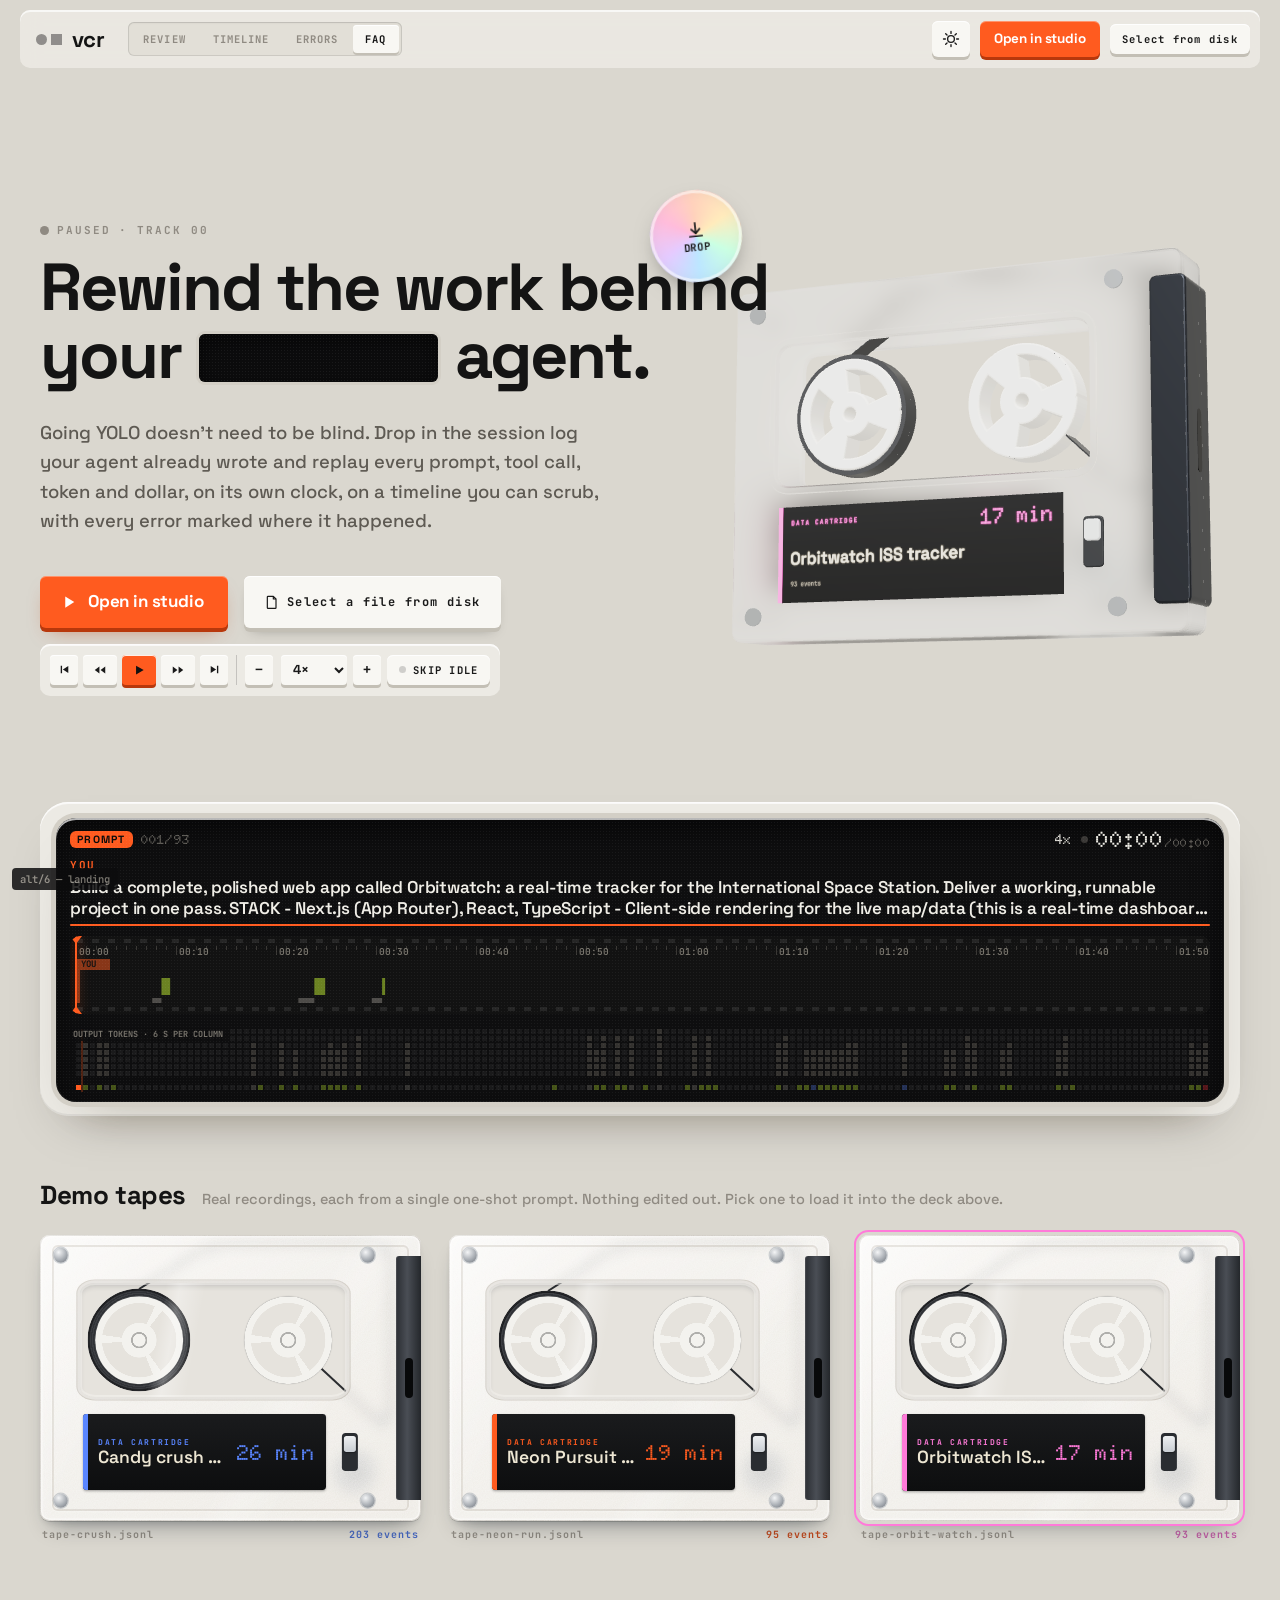
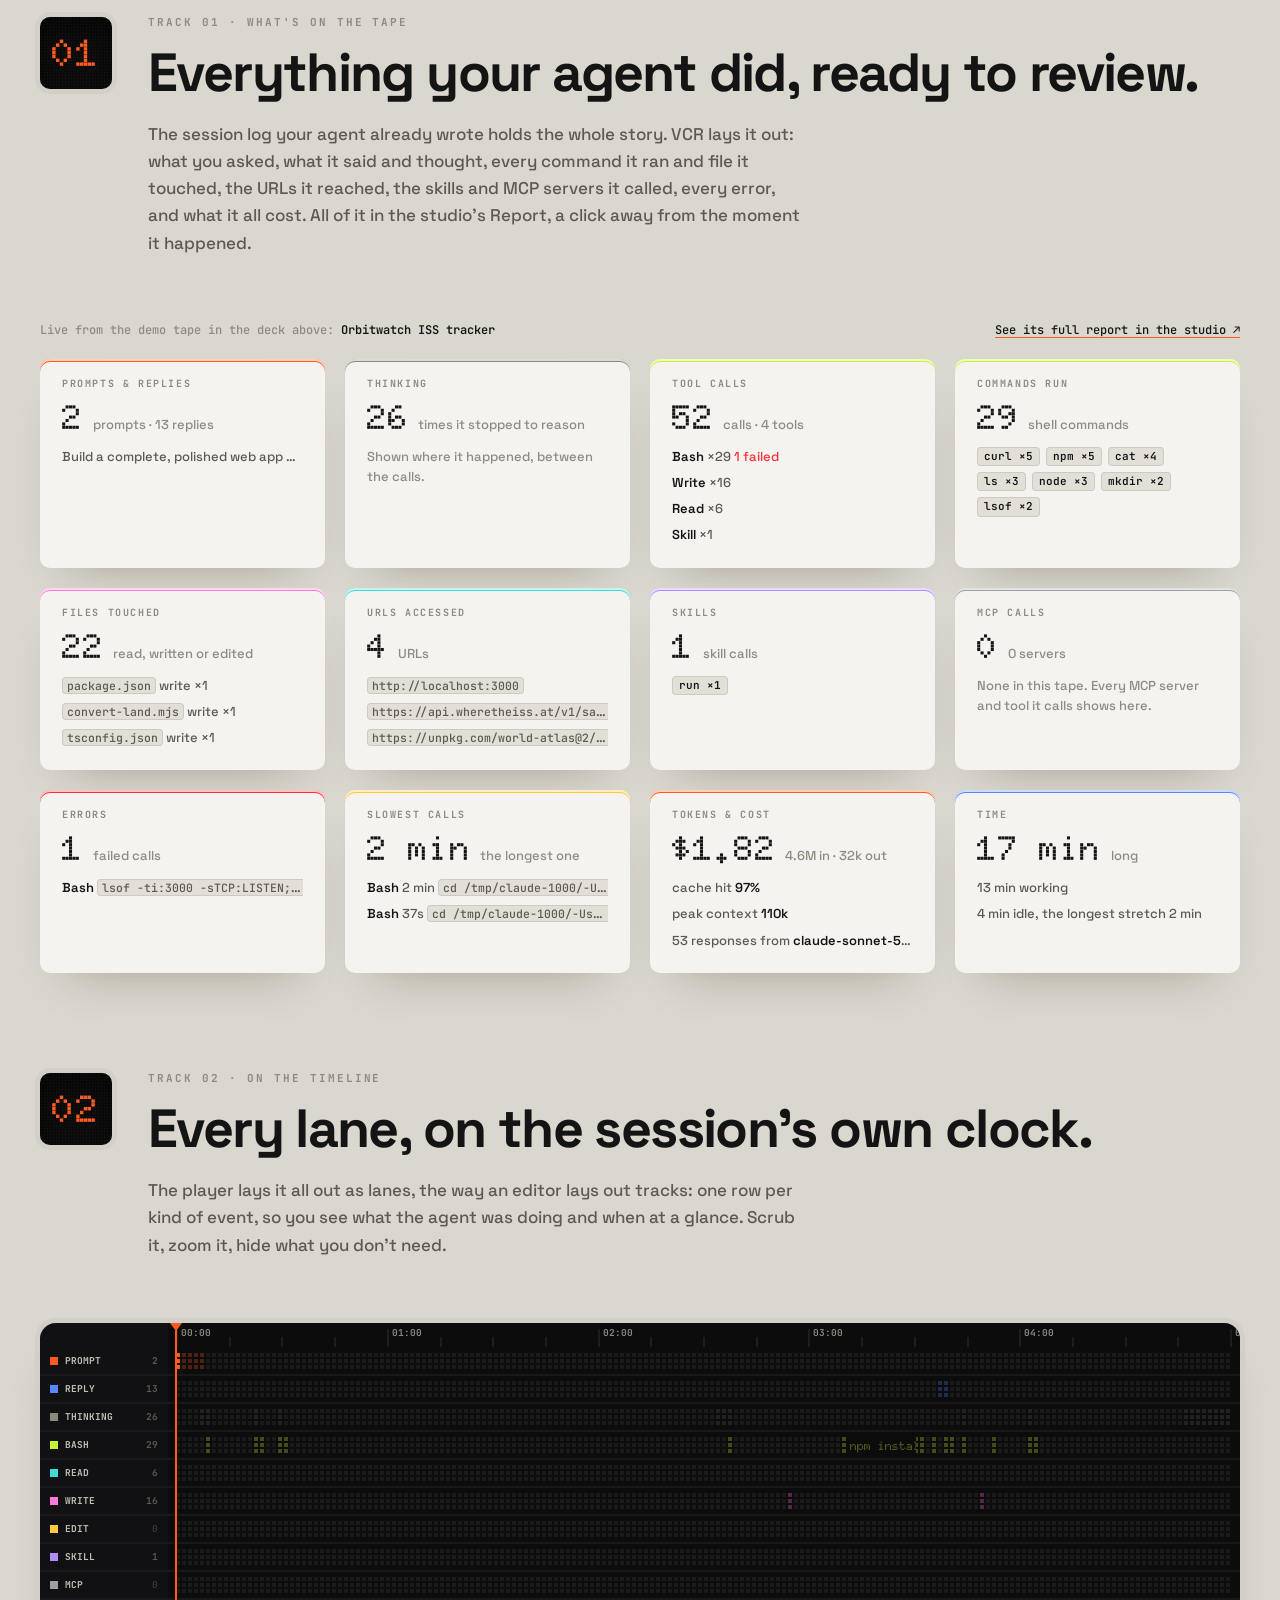
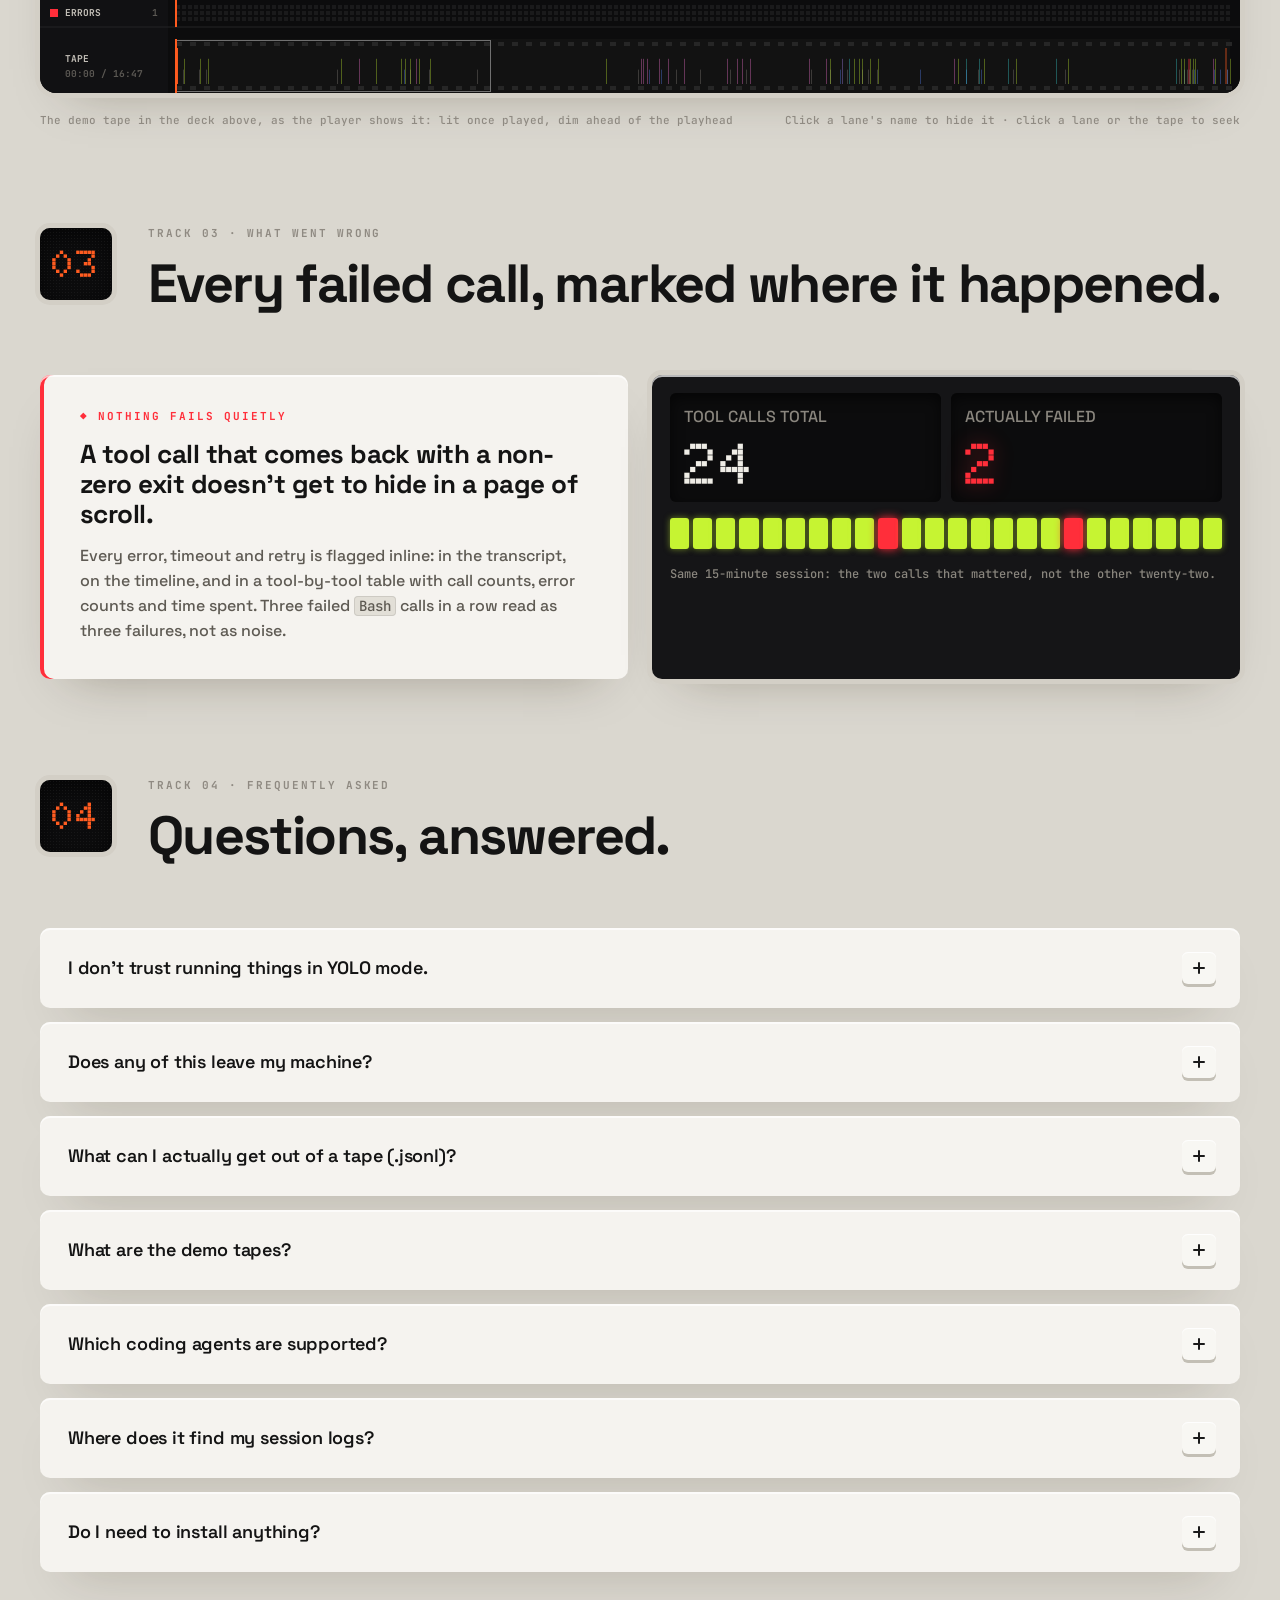
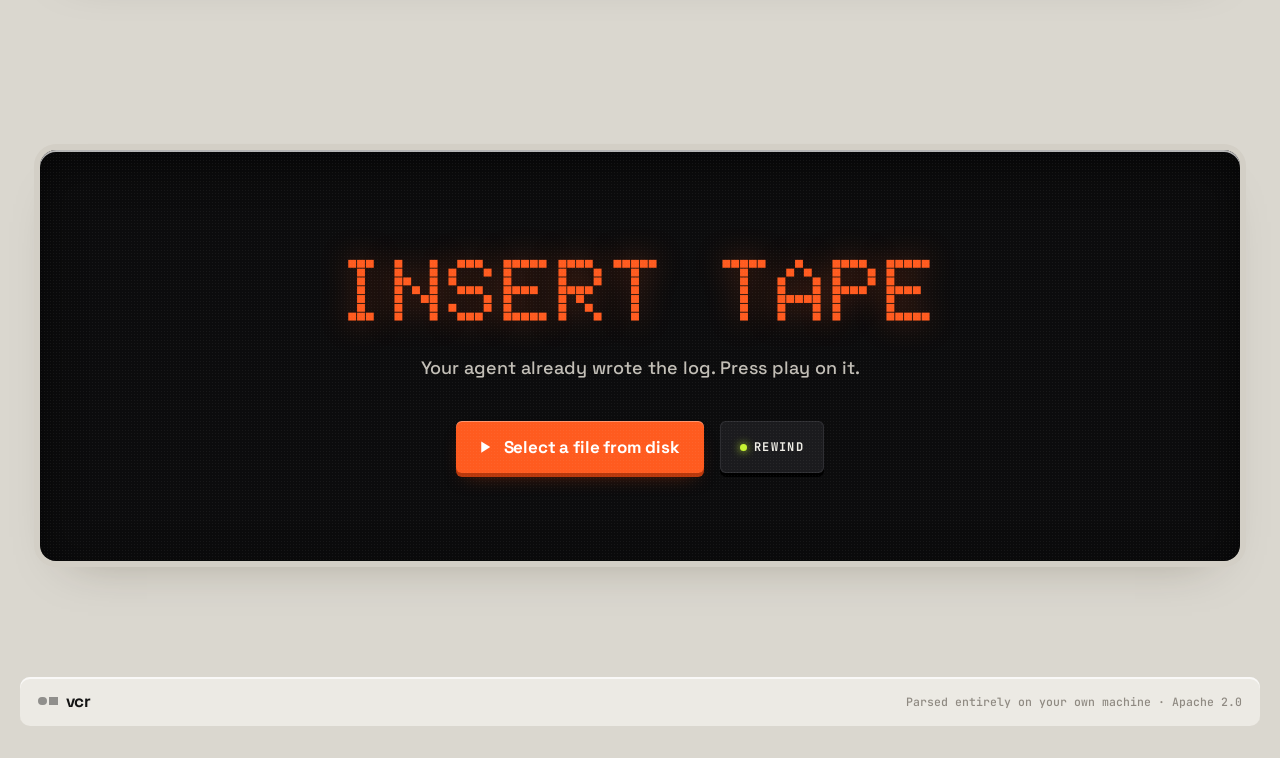
<file: index.html>
<!doctype html>
<html lang="en">
<head>
<meta charset="utf-8">
<meta name="viewport" content="width=device-width, initial-scale=1">
<meta name="color-scheme" content="light dark">
<title>VCR — Rewind the work</title>
<meta name="description" content="Drop in the session log your coding agent already wrote and replay every prompt, tool call, token and dollar on a timeline you can scrub.">
<link rel="preconnect" href="https://fonts.googleapis.com">
<link rel="preconnect" href="https://fonts.gstatic.com" crossorigin>
<link href="https://fonts.googleapis.com/css2?family=Doto:wght@700;900&family=JetBrains+Mono:wght@400;500;600;700&family=Space+Grotesk:wght@400;500;600;700&display=swap" rel="stylesheet">
<script>
  // Same key as the player, so the theme carries over when you open a tape.
  try { var th = localStorage.getItem('vcr-ds-theme'); if (th === 'dark' || th === 'light') document.documentElement.setAttribute('data-theme', th); } catch (e) {}
</script>
<link rel="stylesheet" href="landing.css">
<link rel="stylesheet" href="cartridge.css">
<link rel="stylesheet" href="shelf.css">
</head>
<body>

<!-- ───────────── Top bar ───────────── -->
<header class="bar" id="bar">
  <a class="brand" href="#top" aria-label="VCR home"><span class="mk" aria-hidden="true"><i class="sp"></i><i class="st"></i></span>vcr</a>
  <nav class="seg nav" aria-label="Sections">
    <a class="seg-btn" href="#review">Review</a>
    <a class="seg-btn" href="#timeline">Timeline</a>
    <a class="seg-btn" href="#errors">Errors</a>
    <a class="seg-btn" href="#faq">FAQ</a>
  </nav>
  <span class="grow"></span>
  <button class="mini-key theme-key" id="btnTheme" aria-label="Toggle theme" title="Toggle theme (T)">
    <svg class="i-sun" viewBox="0 0 24 24"><circle cx="12" cy="12" r="4.5"/><path d="M12 2v2.5M12 19.5V22M2 12h2.5M19.5 12H22M4.9 4.9l1.8 1.8M17.3 17.3l1.8 1.8M4.9 19.1l1.8-1.8M17.3 6.7l1.8-1.8"/></svg>
    <svg class="i-moon" viewBox="0 0 24 24"><path d="M20 14.5A8 8 0 0 1 9.5 4a8 8 0 1 0 10.5 10.5z"/></svg>
  </button>
  <a class="cta-key sm js-go-link" href="exp/deck-studio.html?demo=orbit-watch">Open in studio</a>
  <a class="tog-key" href="player.html" data-open-tape>Select from disk</a>
</header>

<main id="top">

  <!-- ───────────── Hero ───────────── -->
  <section class="hero">
    <div class="hero-copy">
      <!-- the tape's status, from the deck below (landing-deck.js) -->
      <p class="eyebrow hero-status" id="heroStatus" data-state="pause"><span class="rec-dot"></span><span id="heroState">PAUSED</span> · TRACK 00</p>
      <h1 class="hero-title">Rewind the work behind <br>your
        <span class="agent-slot" id="agentSlot" aria-live="polite" aria-label="CLAUDE CODE">
          <canvas class="agent-logo" id="agentLogo" aria-hidden="true"></canvas><span class="dot" id="agentName">CLAUDE CODE</span>
        </span>
        agent.
      </h1>
      <p class="lede">Going YOLO doesn't need to be blind. Drop in the session log your agent already wrote and replay every prompt, tool call, token and dollar, on its own clock, on a timeline you can scrub, with every error marked where it happened.</p>
      <div class="cta-row">
        <!-- always points at whatever tape is loaded right now — a demo, or one dropped in (cartridge.js keeps it current) -->
        <a class="cta-key js-go-link" id="go" href="exp/deck-studio.html?demo=orbit-watch">
          <svg viewBox="0 0 24 24"><path d="M7 4.5v15l12-7.5z"/></svg>Open in studio
        </a>
        <a class="tog-key big" href="player.html" data-open-tape>
          <svg viewBox="0 0 24 24" fill="none" stroke="currentColor" stroke-width="1.8" stroke-linejoin="round"><path d="M6 3.5h8l4 4v13a1 1 0 0 1-1 1H6a1 1 0 0 1-1-1v-16a1 1 0 0 1 1-1z"/><path d="M14 3.5v4h4"/></svg>Select a file from disk
        </a>
        <!-- the demo deck's transport and speed, small, beside the main action (cartridge.js finds them by id) -->
        <div class="cart-keys" role="group" aria-label="Play the demo tape">
      <div class="keys">
        <button class="pkey sm" id="startBtn" aria-label="Go to start" title="Go to start (Home)"><svg viewBox="0 0 24 24"><path d="M5 5h2.5v14H5zM19 5.5v13L9 12z"/></svg></button>
        <button class="pkey" id="rewBtn" aria-label="Previous event, hold to rewind" title="Tap: previous event · hold: rewind (←)"><svg viewBox="0 0 24 24"><path d="M11 6 3 12l8 6V6zm10 0-8 6 8 6V6z"/></svg></button>
        <button class="pkey play" id="playBtn" aria-label="Play" title="Play / pause (Space)">
          <svg class="i-play" viewBox="0 0 24 24"><path d="M7 4.5v15l13-7.5z"/></svg>
          <svg class="i-pause" viewBox="0 0 24 24"><path d="M6 4.5h4.5v15H6zM13.5 4.5H18v15h-4.5z"/></svg>
        </button>
        <button class="pkey" id="ffBtn" aria-label="Next event, hold to fast-forward" title="Tap: next event · hold: fast-forward (→)"><svg viewBox="0 0 24 24"><path d="M13 6l8 6-8 6V6zM3 6l8 6-8 6V6z"/></svg></button>
        <button class="pkey sm" id="endBtn" aria-label="Go to end" title="Go to end (End)"><svg viewBox="0 0 24 24"><path d="M16.5 5H19v14h-2.5zM5 5.5v13L15 12z"/></svg></button>
      </div>
      <span class="t-sep" aria-hidden="true"></span>
      <button class="pkey sm" id="speedDown" aria-label="Slower" title="Slower">−</button>
      <select class="speed-sel" id="speedSel" aria-label="Playback speed" title="Playback speed"></select>
      <button class="pkey sm" id="speedUp" aria-label="Faster" title="Faster">+</button>
      <button class="tog-key" id="skipBtn" aria-pressed="false" title="Jump over the silences while playing"><i class="led"></i>SKIP IDLE</button>
        </div>
      </div>
    </div>

    <!-- a demo tape in 3D: drag to turn it; the deck below plays it (cartridge.js) -->
    <figure class="cart-stage hero-cart" id="stage" data-demo="orbit-watch" data-keys="deck" data-fit="tight">
      <canvas id="cv" aria-label="A 3D data cartridge holding a demo session. Drag to turn it."></canvas>
      <p class="cart-hint">Drag to turn · double-click to face it</p>
      <p class="cart-fallback"><span>This browser can&rsquo;t draw 3D. <a href="player.html">Open the player</a> instead.</span></p>
      <!-- a foil sticker, like the ones on the cartridge itself: drop a tape anywhere on the page (landing.js).
           A badge at rest, tilting and catching a rainbow shine as the pointer crosses it (landing.js sets
           --holo-rx/ry/px/py/bx/by — the same pointer-tracked holo technique as poke-holo.simey.me's cards,
           simplified to no dependency). Hover or focus also stretches it into a card with a link out. -->
      <div class="holo-sticker" id="holoSticker" tabindex="0">
        <div class="holo-rotator">
          <span class="holo-badge" aria-hidden="true">
            <svg viewBox="0 0 24 24" fill="none" stroke="currentColor" stroke-width="2" stroke-linecap="round" stroke-linejoin="round"><path d="M12 3.5v12.5"/><path d="M7 11l5 5 5-5"/><path d="M4.5 19.5h15"/></svg>
            <b>DROP</b>
          </span>
          <span class="holo-shine" aria-hidden="true"></span>
          <span class="holo-glare" aria-hidden="true"></span>
        </div>
        <span class="holo-detail">
          <b>Drag &amp; drop a .jsonl tape</b>
          <span>anywhere on this page</span>
          <a class="holo-find" href="#faq-paths">Where do I find one? ↗</a>
        </span>
      </div>
    </figure>
  </section>

  <!-- the deck that plays the tape in the hero -->
  <section class="hero-deck" aria-label="Play the demo tape">
    <div class="deck">
      <div class="d5-screen" id="scr" data-kind="none" aria-live="off">
        <div class="d5-top"><span class="d5-kind" id="scrKind">NO TAPE</span><span class="d5-idx dot" id="scrIdx">---/---</span><span class="d5-gap"></span><span class="d5-state dot" id="scrState">❚❚</span></div>
        <div class="d5-clock dot"><span id="scrClock">00:00</span><span class="d5-total" id="scrTotal">/00:00</span></div>
        <div class="d5-main" id="scrMain"><div class="d5-title" id="scrTitle">—</div><div class="d5-body" id="scrBody"></div><div class="d5-run"><i id="scrRun"></i></div></div>
        <div class="d5-tapewrap">
          <canvas class="d5-tape" id="tape" role="slider" tabindex="0" aria-label="Tape. Drag it, or use the arrow keys" aria-valuemin="0" aria-valuemax="100"></canvas>
          <div class="d5-playhead" aria-hidden="true"></div>
        </div>
        <canvas class="d5-viz" id="viz" aria-label="Output tokens per 6 seconds. Hover a column for details."></canvas>
        <div class="d5-tip" id="vizTip" role="tooltip" hidden></div>
      </div>
      </div>
    </div>
  </section>

  <!-- demo tapes -->
  <div class="shelf-head">
    <h3 class="shelf-title">Demo tapes</h3>
    <p>Real recordings, each from a single one-shot prompt. Nothing edited out. Pick one to load it into the deck above.</p>
  </div>
  <!-- the demo tapes as small cartridges: one loads into the deck above (cartridge.js builds them) -->
  <div class="mshelf" id="picker" role="group" aria-label="Demo tapes: load one into the deck above"></div>

  <!-- ───────────── Track 01: what's on the tape ───────────── -->
  <section class="track" id="review">
    <header class="track-head">
      <span class="track-no dot">01</span>
      <div>
        <p class="eyebrow">TRACK 01 · WHAT'S ON THE TAPE</p>
        <h2>Everything your agent did, ready to review.</h2>
        <p class="sub">The session log your agent already wrote holds the whole story. VCR lays it out: what you asked, what it said and thought, every command it ran and file it touched, the URLs it reached, the skills and MCP servers it called, every error, and what it all cost. All of it in the studio's Report, a click away from the moment it happened.</p>
      </div>
    </header>
    <!-- live from the tape in the hero (landing-deck.js, alt/shared/tape-report.js) -->
    <p class="inv-note"><span>Live from the demo tape in the deck above: <b id="invTitle">…</b></span><a class="inv-link" id="invLink" href="exp/deck-studio.html?view=report">See its full report in the studio ↗</a></p>
    <div class="inv" id="inventory" aria-live="polite"></div>
  </section>

  <!-- ───────────── Track 02: on the timeline ───────────── -->
  <section class="track" id="timeline">
    <header class="track-head">
      <span class="track-no dot">02</span>
      <div>
        <p class="eyebrow">TRACK 02 · ON THE TIMELINE</p>
        <h2>Every lane, on the session's own clock.</h2>
        <p class="sub">The player lays it all out as lanes, the way an editor lays out tracks: one row per kind of event, so you see what the agent was doing and when at a glance. Scrub it, zoom it, hide what you don't need.</p>
      </div>
    </header>

    <!-- the player's lanes and its tape, following the tape in the hero (landing-deck.js) -->
    <figure class="lanes" id="lanes">
      <canvas id="lanesCv" role="slider" tabindex="0" aria-label="The demo session's lanes and tape. Click to seek." aria-valuemin="0" aria-valuemax="100"></canvas>
      <figcaption><span>The demo tape in the deck above, as the player shows it: lit once played, dim ahead of the playhead</span><span>Click a lane's name to hide it · click a lane or the tape to seek</span></figcaption>
    </figure>
  </section>

  <!-- ───────────── Track 03: errors ───────────── -->
  <section class="track" id="errors">
    <header class="track-head">
      <span class="track-no dot">03</span>
      <div>
        <p class="eyebrow">TRACK 03 · WHAT WENT WRONG</p>
        <h2>Every failed call, marked where it happened.</h2>
      </div>
    </header>

    <div class="err-grid">
      <article class="err-lead">
        <p class="eyebrow err">◆ NOTHING FAILS QUIETLY</p>
        <h3>A tool call that comes back with a non-zero exit doesn't get to hide in a page of scroll.</h3>
        <p>Every error, timeout and retry is flagged inline: in the transcript, on the timeline, and in a tool-by-tool table with call counts, error counts and time spent. Three failed <code>Bash</code> calls in a row read as three failures, not as noise.</p>
      </article>
      <div class="scope">
        <div class="scope-gauges">
          <div class="big-gauge"><span class="g-lab">TOOL CALLS TOTAL</span><span class="dot big-num">24</span></div>
          <div class="big-gauge err"><span class="g-lab">ACTUALLY FAILED</span><span class="dot big-num">2</span></div>
        </div>
        <div class="led-strip" id="ledStrip" aria-label="24 tool calls, 2 failed"></div>
        <p class="barnote">Same 15-minute session: the two calls that mattered, not the other twenty-two.</p>
      </div>
    </div>
  </section>

  <!-- ───────────── Track 04: FAQ ───────────── -->
  <section class="track" id="faq">
    <header class="track-head">
      <span class="track-no dot">04</span>
      <div>
        <p class="eyebrow">TRACK 04 · FREQUENTLY ASKED</p>
        <h2>Questions, answered.</h2>
      </div>
    </header>
    <div class="faq">
      <details>
        <summary>I don't trust running things in YOLO mode.<i class="pm" aria-hidden="true"></i></summary>
        <div class="ans">
          <p>Fair. Run the agent inside a <a href="https://docs.docker.com/ai/sandboxes/">Docker Sandbox</a> instead, an isolated environment that keeps YOLO's blast radius off your actual machine, so replaying the session afterwards isn't the only safety net.</p>
          <p>If you'd rather have a GUI on top of that than drive sandboxes from a terminal, <a href="http://useden.ai">den</a> is an ADE (Agentic Development Environment) built around exactly this: Docker Sandbox support with no command line required, and it can export a sandboxed session's log straight to VCR.</p>
        </div>
      </details>
      <details>
        <summary>Does any of this leave my machine?<i class="pm" aria-hidden="true"></i></summary>
        <div class="ans"><p>No. The <code>.jsonl</code> is read with the local File API and parsed in the page: no server, no build step, no upload. That holds whether you drop a tape on the deck or open one with <code>vcr replay</code> in a terminal.</p></div>
      </details>
      <details>
        <summary>What can I actually get out of a tape (.jsonl)?<i class="pm" aria-hidden="true"></i></summary>
        <div class="ans">
          <p>The whole session, not a summary of it. Every tape carries:</p>
          <ul class="ticks">
            <li>Wall-clock duration</li><li>Every prompt and response</li><li>Tool calls, with arguments and results</li>
            <li>Errors and timeouts, marked where they happened</li><li>Token counts: input, output, cache</li><li>Cost, in dollars</li>
            <li>URLs and endpoints it touched</li><li>Model and stop reason</li><li>Busiest tool</li>
          </ul>
          <p>If the session ran inside a Docker Sandbox on version 0.42 or later, the <code>.jsonl</code> also carries policy hits: the network and permission rules that fired during the run. A sandbox isn't required, though.</p>
        </div>
      </details>
      <details>
        <summary>What are the demo tapes?<i class="pm" aria-hidden="true"></i></summary>
        <div class="ans"><p>Five real recordings, not scripted demos. Each one started from a single one-shot prompt, copy-pasted into the agent and then left alone to build, test and (usually) get it running. Nothing has been edited out of the log afterwards.</p></div>
      </details>
      <details>
        <summary>Which coding agents are supported?<i class="pm" aria-hidden="true"></i></summary>
        <div class="ans"><p>Claude Code today. OpenAI Codex is experimental; Gemini CLI, Cursor, GitHub Copilot and Kiro are next. The session format each of them writes is public, so adding a reader for one is a parser, not a rewrite.</p></div>
      </details>
      <details id="faq-paths">
        <summary>Where does it find my session logs?<i class="pm" aria-hidden="true"></i></summary>
        <div class="ans">
          <p>It doesn't go looking. You hand it one. Claude Code writes each session as a <code>.jsonl</code> file under <code>~/.claude/projects/</code>, one subfolder per project, named for the session:</p>
          <ul class="os-paths">
            <li><b>macOS</b> <code>/Users/you/.claude/projects/</code></li>
            <li><b>Linux</b> <code>/home/you/.claude/projects/</code></li>
            <li><b>Windows</b> <code>C:\Users\you\.claude\projects\</code> (or paste <code>%USERPROFILE%\.claude\projects</code> into Explorer's address bar)</li>
          </ul>
          <p>Codex writes to the same <code>~/.codex/sessions/</code> spot on each OS.</p>
        </div>
      </details>
      <details>
        <summary>Do I need to install anything?<i class="pm" aria-hidden="true"></i></summary>
        <div class="ans"><p>Not to use the deck: that's just a browser tab. A CLI is also there if you'd rather stay in the terminal: <code>vcr ls</code>, <code>stats</code>, <code>replay</code> and <code>watch</code>.</p></div>
      </details>
    </div>
  </section>

  <!-- closing CTA -->
  <section class="outro">
    <div class="outro-screen">
      <p class="dot outro-big">INSERT TAPE</p>
      <p>Your agent already wrote the log. Press play on it.</p>
      <div class="cta-row center">
        <a class="cta-key" href="player.html" data-open-tape><svg viewBox="0 0 24 24"><path d="M7 4.5v15l12-7.5z"/></svg>Select a file from disk</a>
        <a class="tog-key big" href="#top"><i class="led on"></i>REWIND</a>
      </div>
    </div>
  </section>
</main>

<footer class="foot">
  <a class="brand" href="#top" aria-label="VCR home"><span class="mk" aria-hidden="true"><i class="sp"></i><i class="st"></i></span>vcr</a>
  <span class="grow"></span>
  <span class="dim">Parsed entirely on your own machine · Apache 2.0</span>
</footer>

<div class="alt-tag" aria-hidden="true">alt/6 — landing</div>
<div class="toast dot" id="toast" role="status"></div>
<!-- the hero's transport controls dock here once it scrolls out of view (landing.js) -->
<div class="bottom-bar" id="bottomBar"></div>
<!-- shown full-screen while dragging a file over the page (landing.js) -->
<div class="drop-overlay" id="dropOverlay" aria-hidden="true">
  <div class="drop-frame">
    <svg viewBox="0 0 24 24" class="drop-icon"><path d="M12 3v13.5"/><path d="M6 12l6 6 6-6"/><path d="M4 20.5h16"/></svg>
    <b>Drop it anywhere</b>
    <span>Your .jsonl tape loads straight into the deck above</span>
  </div>
</div>

<script src="vendor/three.min.js"></script>
<script src="landing.js"></script>
<script src="shared/parse-tape.js"></script>
<script src="shared/demo-tapes.js"></script>
<script src="shared/tape-report.js"></script>
<script src="cart3d.js"></script>
<script src="cartridge.js"></script>
<script src="landing-deck.js"></script>
</body>
</html>
</file>
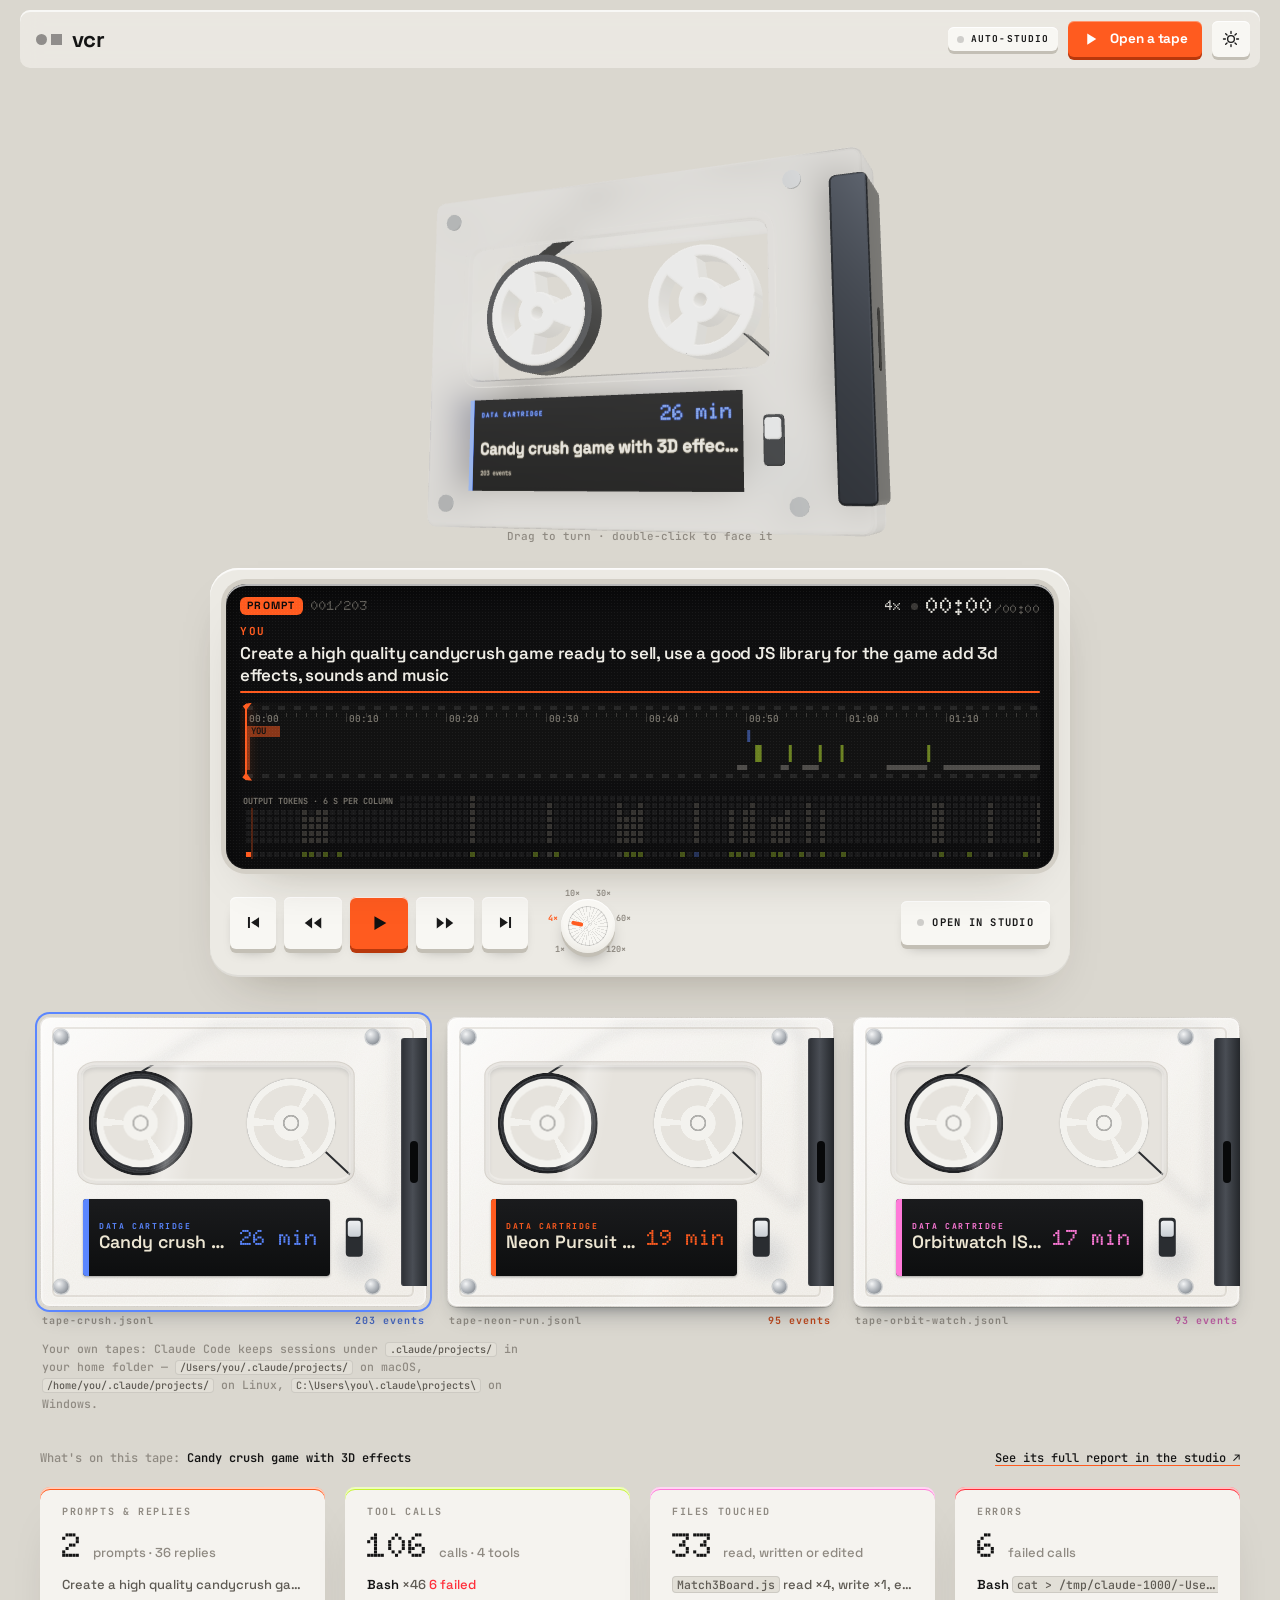
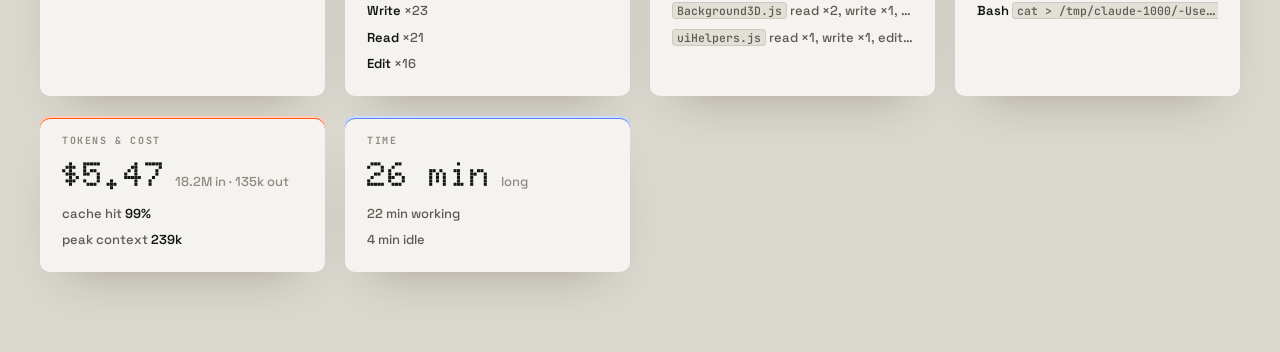
<file: player.html>
<!doctype html>
<html lang="en">
<head>
<meta charset="utf-8">
<meta name="viewport" content="width=device-width, initial-scale=1">
<meta name="color-scheme" content="light dark">
<title>VCR — Play a tape</title>
<meta name="description" content="Drop in the session log your coding agent already wrote and watch it play back as a data cartridge.">
<link rel="preconnect" href="https://fonts.googleapis.com">
<link rel="preconnect" href="https://fonts.gstatic.com" crossorigin>
<link href="https://fonts.googleapis.com/css2?family=Doto:wght@700;900&family=JetBrains+Mono:wght@400;500;600;700&family=Space+Grotesk:wght@400;500;600;700&display=swap" rel="stylesheet">
<script>
  // Same key as the studio, so the theme carries over when you open a tape there.
  try { var th = localStorage.getItem('vcr-ds-theme'); if (th === 'dark' || th === 'light') document.documentElement.setAttribute('data-theme', th); } catch (e) {}
</script>
<link rel="stylesheet" href="landing.css">
<link rel="stylesheet" href="cartridge.css">
<link rel="stylesheet" href="shelf.css">
<style>
  .study { max-width: 1240px; margin: 0 auto; padding: 24px 20px 80px; }
  .study .cart-stage { height: clamp(260px, 38vw, 440px); }   /* a bit smaller than the hero's/exploration's, since this page is mostly the deck */
  .pbar { display: flex; align-items: center; gap: 10px; margin-bottom: 28px; }
  .pbar .grow { flex: 1; }
  .inv-wrap { margin-top: 36px; }
  .file-loc { margin: 14px 2px 0; max-width: 70ch; font: 500 11.5px/1.6 var(--f-mono); color: var(--ink-3); }
  .file-loc code { color: var(--ink-2); }
  .drop-over::after {
    content: 'Drop a .jsonl session log to play it'; position: fixed; inset: 0; z-index: 999;
    display: flex; align-items: center; justify-content: center;
    background: color-mix(in srgb, var(--body) 85%, transparent); backdrop-filter: blur(2px);
    font: 700 20px var(--f-mono); color: var(--ink); pointer-events: none;
  }
</style>
</head>
<body>

<header class="bar pbar" id="bar">
  <a class="brand" href="index.html" aria-label="VCR home"><span class="mk" aria-hidden="true"><i class="sp"></i><i class="st"></i></span>vcr</a>
  <span class="grow"></span>
  <button class="tog-key sm" id="btnAutoStudio" aria-pressed="false" title="When on, opening a tape jumps straight to the studio instead of previewing it here">
    <i class="led"></i>AUTO-STUDIO
  </button>
  <label class="cta-key sm" id="openTape" style="cursor:pointer">
    <input type="file" id="pkFile" accept=".jsonl,.json,application/jsonl,application/x-ndjson,application/json" hidden>
    <svg viewBox="0 0 24 24"><path d="M7 4.5v15l12-7.5z"/></svg>Open a tape
  </label>
  <button class="mini-key theme-key" id="btnTheme" aria-label="Toggle theme" title="Toggle theme (T)">
    <svg class="i-sun" viewBox="0 0 24 24"><circle cx="12" cy="12" r="4.5"/><path d="M12 2v2.5M12 19.5V22M2 12h2.5M19.5 12H22M4.9 4.9l1.8 1.8M17.3 17.3l1.8 1.8M4.9 19.1l1.8-1.8M17.3 6.7l1.8-1.8"/></svg>
    <svg class="i-moon" viewBox="0 0 24 24"><path d="M20 14.5A8 8 0 0 1 9.5 4a8 8 0 1 0 10.5 10.5z"/></svg>
  </button>
</header>

<main class="study">
  <!-- a tape in 3D: drag to turn it (cartridge.js, cart3d.js) -->
  <figure class="cart-stage" id="stage" data-fit="tight">
    <canvas id="cv" aria-label="A 3D data cartridge holding the loaded session. Drag to turn it."></canvas>
    <p class="cart-hint">Drag to turn · double-click to face it</p>
    <p class="cart-fallback"><span>This browser can&rsquo;t draw 3D. <a id="goFallback" href="exp/deck-studio.html">Open the studio</a> instead.</span></p>
  </figure>

  <div class="deck">
    <div class="d5-screen" id="scr" data-kind="none" aria-live="off">
      <div class="d5-top"><span class="d5-kind" id="scrKind">NO TAPE</span><span class="d5-idx dot" id="scrIdx">---/---</span><span class="d5-gap"></span><span class="d5-state dot" id="scrState">❚❚</span></div>
      <div class="d5-clock dot"><span id="scrClock">00:00</span><span class="d5-total" id="scrTotal">/00:00</span></div>
      <div class="d5-main" id="scrMain"><div class="d5-title" id="scrTitle">—</div><div class="d5-body" id="scrBody"></div><div class="d5-run"><i id="scrRun"></i></div></div>
      <div class="d5-tapewrap">
        <canvas class="d5-tape" id="tape" role="slider" tabindex="0" aria-label="Tape. Drag it, or use the arrow keys" aria-valuemin="0" aria-valuemax="100"></canvas>
        <div class="d5-playhead" aria-hidden="true"></div>
      </div>
      <canvas class="d5-viz" id="viz" aria-label="Output tokens per 6 seconds. Hover a column for details."></canvas>
      <div class="d5-tip" id="vizTip" role="tooltip" hidden></div>
    </div>
    <div class="controls">
      <div class="keys">
        <button class="pkey sm" id="startBtn" aria-label="Go to start" title="Go to start (Home)"><svg viewBox="0 0 24 24"><path d="M5 5h2.5v14H5zM19 5.5v13L9 12z"/></svg></button>
        <button class="pkey" id="rewBtn" aria-label="Previous event, hold to rewind" title="Tap: previous event · hold: rewind (←)"><svg viewBox="0 0 24 24"><path d="M11 6 3 12l8 6V6zm10 0-8 6 8 6V6z"/></svg></button>
        <button class="pkey play" id="playBtn" aria-label="Play" title="Play / pause (Space)">
          <svg class="i-play" viewBox="0 0 24 24"><path d="M7 4.5v15l13-7.5z"/></svg>
          <svg class="i-pause" viewBox="0 0 24 24"><path d="M6 4.5h4.5v15H6zM13.5 4.5H18v15h-4.5z"/></svg>
        </button>
        <button class="pkey" id="ffBtn" aria-label="Next event, hold to fast-forward" title="Tap: next event · hold: fast-forward (→)"><svg viewBox="0 0 24 24"><path d="M13 6l8 6-8 6V6zM3 6l8 6-8 6V6z"/></svg></button>
        <button class="pkey sm" id="endBtn" aria-label="Go to end" title="Go to end (End)"><svg viewBox="0 0 24 24"><path d="M16.5 5H19v14h-2.5zM5 5.5v13L15 12z"/></svg></button>
      </div>
      <div class="d5-knobwrap">
        <div class="d5-knob" id="knob" role="slider" tabindex="0" aria-label="Playback speed" aria-valuemin="1" aria-valuemax="120" title="Speed: drag, scroll or click to turn">
          <div class="d5-knobcap" id="knobCap"><i class="d5-notch"></i></div>
        </div>
        <div class="d5-knoblabels" id="knobLabels" aria-hidden="true"></div>
      </div>
      <a class="go js-go-link" id="go" href="exp/deck-studio.html"><i class="led"></i>OPEN IN STUDIO</a>
    </div>
  </div>

  <div class="mshelf" id="picker" role="group" aria-label="Demo tapes: load one into the cartridge"></div>

  <p class="file-loc">Your own tapes: Claude Code keeps sessions under <code>.claude/projects/</code> in your home folder —
    <code>/Users/you/.claude/projects/</code> on macOS, <code>/home/you/.claude/projects/</code> on Linux,
    <code>C:\Users\you\.claude\projects\</code> on Windows.</p>

  <!-- a preview of the loaded session: everything the log holds, as cards with live counts (shared/tape-report.js) -->
  <section class="inv-wrap">
    <p class="inv-note"><span>What's on this tape: <b id="invTitle">…</b></span><a class="inv-link" id="invLink" href="exp/deck-studio.html?view=report">See its full report in the studio ↗</a></p>
    <div class="inv" id="inventory" aria-live="polite"></div>
  </section>
</main>

<script src="shared/parse-tape.js"></script>
<script src="shared/demo-tapes.js"></script>
<script src="shared/tape-report.js"></script>
<script src="vendor/three.min.js"></script>
<script src="cart3d.js"></script>
<script src="cartridge.js"></script>
<script src="simple-player.js"></script>
</body>
</html>
</file>
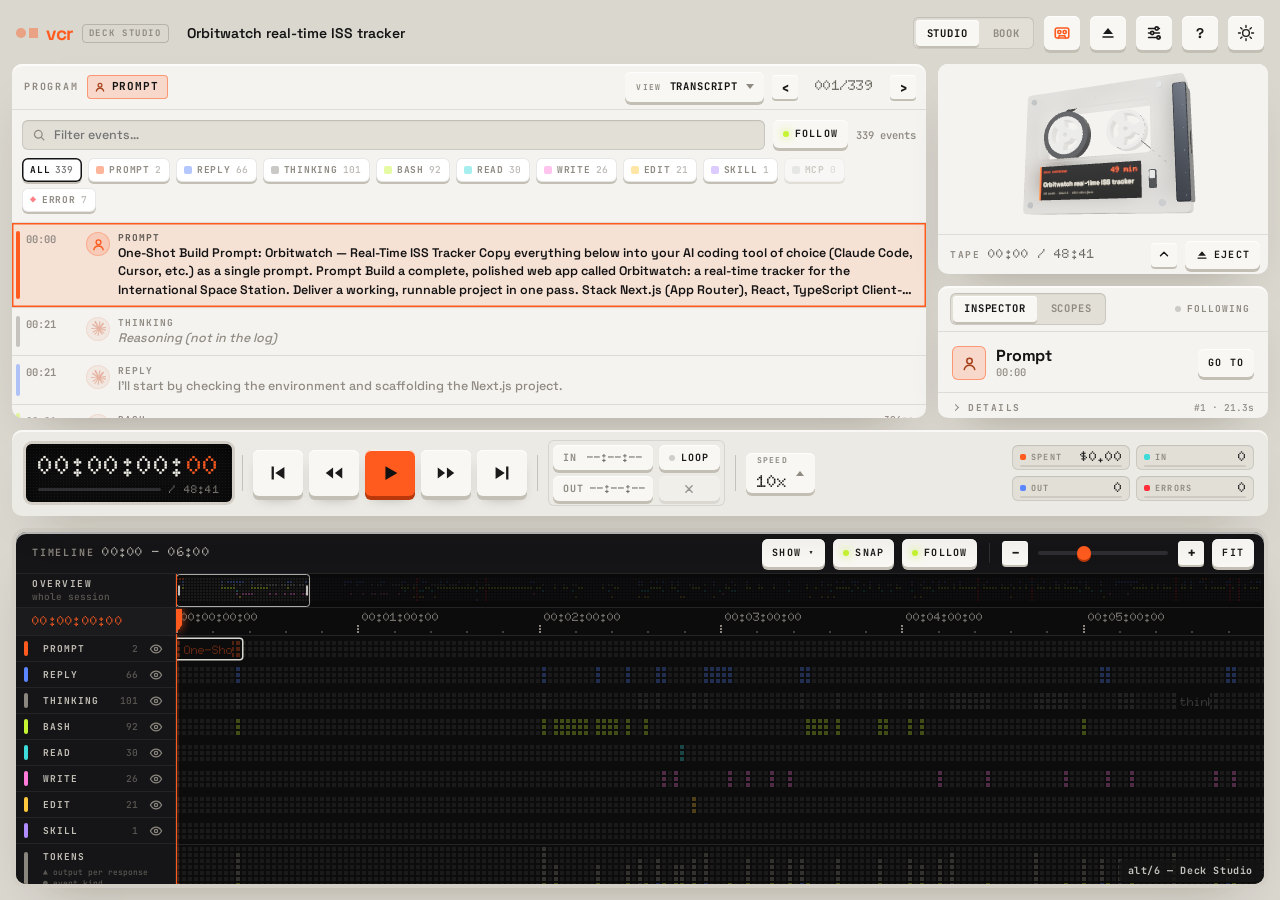
<file: exp/deck-studio.html>
<!doctype html>
<html lang="en">
<head>
<meta charset="utf-8">
<meta name="viewport" content="width=device-width, initial-scale=1">
<meta name="color-scheme" content="light dark">
<title>VCR Deck Studio</title>
<link rel="preconnect" href="https://fonts.googleapis.com">
<link rel="preconnect" href="https://fonts.gstatic.com" crossorigin>
<link href="https://fonts.googleapis.com/css2?family=Doto:wght@700;900&family=JetBrains+Mono:wght@400;500;600;700&family=Space+Grotesk:wght@400;500;600;700&display=swap" rel="stylesheet">
<script>
  // Apply a saved theme before first paint; otherwise CSS follows the OS.
  try { var th = localStorage.getItem('vcr-ds-theme'); if (th === 'dark' || th === 'light') document.documentElement.setAttribute('data-theme', th); } catch (e) {}
</script>
<link rel="stylesheet" href="../style.css">
<link rel="stylesheet" href="../shelf.css">
</head>
<body>
<div class="app" id="app">

  <!-- ───────────── Top bar ───────────── -->
  <header class="topbar">
    <a class="brand" href="../player.html" aria-label="Back to the player"><span class="mk" aria-hidden="true"><i class="sp"></i><i class="st"></i></span>vcr<span class="brand-sub">DECK STUDIO</span></a>
    <div class="tape-label">
      <span class="tape-title" id="tapeTitle">—</span>
      <span class="tape-meta" id="tapeMeta"></span>
    </div>
    <div class="seg mode-seg" role="radiogroup" aria-label="Layout">
      <button class="seg-btn" data-mode="studio" role="radio" data-tip="The studio: monitor, inspector, timeline" data-kbd="B">Studio</button>
      <button class="seg-btn" data-mode="book" role="radio" data-tip="The session as a book: read it as it plays" data-kbd="B">Book</button>
    </div>
    <button class="mini-key" id="btnBay" aria-pressed="true" data-tip="Show / hide the tape bay" data-kbd="P" aria-label="Show or hide the tape bay">
      <svg viewBox="0 0 20 20"><rect x="2.5" y="4.5" width="15" height="11" rx="2"/><circle cx="7" cy="9" r="1.8"/><circle cx="13" cy="9" r="1.8"/><path d="M6 15.5l1-2.5h6l1 2.5"/></svg>
    </button>
    <button class="mini-key" id="btnCustom" aria-pressed="false" data-tip="Customize layout" data-kbd="C" aria-label="Customize layout">
      <svg viewBox="0 0 20 20"><path d="M4 5h7M15 5h1M4 10h2M10 10h6M4 15h9M17 15h-1"/><circle cx="13" cy="5" r="1.8"/><circle cx="8" cy="10" r="1.8"/><circle cx="15" cy="15" r="1.8"/></svg>
    </button>
    <button class="mini-key" id="btnHelp" data-tip="Keyboard shortcuts" data-kbd="?" aria-label="Keyboard shortcuts">?</button>
    <button class="mini-key theme-key" id="btnTheme" data-tip="Toggle theme" data-kbd="T" aria-label="Toggle theme">
      <svg class="i-sun" viewBox="0 0 24 24"><circle cx="12" cy="12" r="4.5"/><path d="M12 2v2.5M12 19.5V22M2 12h2.5M19.5 12H22M4.9 4.9l1.8 1.8M17.3 17.3l1.8 1.8M4.9 19.1l1.8-1.8M17.3 6.7l1.8-1.8"/></svg>
      <svg class="i-moon" viewBox="0 0 24 24"><path d="M20 14.5A8 8 0 0 1 9.5 4a8 8 0 1 0 10.5 10.5z"/></svg>
    </button>
  </header>

  <!-- ───────────── Book: the session as a document that follows the playhead (book.js) ───────────── -->
  <div class="book" id="book" hidden></div>

  <!-- ───────────── Workspace ───────────── -->
  <main class="workspace" id="workspace">

    <!-- Centre: program monitor (the Deck screen) -->
    <section class="panel monitor" id="monitorPanel">
      <div class="panel-head">
        <span class="mon-label">Program</span>
        <span class="badge" id="monBadge">—</span>
        <span class="grow"></span>
        <div class="view-menu" id="viewMenu">
          <button class="view-btn" id="viewBtn" aria-haspopup="menu" aria-expanded="false" aria-controls="viewPop" data-tip="Program view" data-kbd="V">
            <span class="view-lbl">VIEW</span><b id="viewName">Transcript</b><i class="caret" aria-hidden="true"></i>
          </button>
          <div class="view-pop" id="viewPop" role="menu" aria-label="Program view" hidden>
            <button role="menuitemradio" data-view="transcript"><b>Transcript</b><small>Every event as a list that follows the playhead</small></button>
            <button role="menuitemradio" data-view="event"><b>Event</b><small>One event at a time, on the screen</small></button>
            <button role="menuitemradio" data-view="clips"><b>Session clips</b><small>Every event as a clip, grouped by kind</small></button>
            <button role="menuitemradio" data-view="report"><b>Report</b><small>Tools, slow calls, errors, URLs, files, cost</small></button>
          </div>
        </div>
        <button class="nano-key" id="monPrev" data-tip="Previous event" data-kbd="←" aria-label="Previous event">‹</button>
        <span class="dot mon-idx" id="monIndex">—</span>
        <button class="nano-key" id="monNext" data-tip="Next event" data-kbd="→" aria-label="Next event">›</button>
      </div>
      <div class="bin-tools">
        <label class="search">
          <svg viewBox="0 0 20 20"><circle cx="9" cy="9" r="5.5"/><path d="M13 13l4 4"/></svg>
          <input id="search" type="search" placeholder="Filter events…" autocomplete="off" spellcheck="false">
        </label>
        <button class="tog-key" id="btnFollowList" aria-pressed="true" data-tip="The list follows the playhead"><i class="led"></i>FOLLOW</button>
        <span class="count" id="binCount"></span>
        <div class="chips" id="chips" role="group" aria-label="Filter by event type"></div>
      </div>
      <div class="panel-body scroll" id="transcript" tabindex="-1"></div>
      <div class="panel-body scroll" id="mediaBin"></div>
      <div class="panel-body scroll report" id="report"></div>
      <div class="screen" id="stage">
        <div class="burn tl dot"><span class="rec"></span><span id="burnState">PAUSED</span></div>
        <div class="burn tr dot" id="burnTC">00:00:00:00</div>
        <div class="stage-inner" id="monContent"></div>
        <div class="lower-third" id="lowerThird" title="Current event: start → end, and how far through it the playhead is"></div>
        <div class="osd dot" id="osd" aria-hidden="true"></div>
      </div>
    </section>

    <div class="splitter v" data-split="right" aria-hidden="true"></div>

    <!-- Right: the tape bay (bay.js) above the inspector / scopes -->
    <div class="rcol" id="rcol">
    <section class="panel bay" id="bayPanel" aria-label="Tape bay">
      <div class="bay-stage" id="bayStage">
        <canvas id="bayCv" aria-label="The tape in 3D. Its reels follow the playhead; drag to turn it."></canvas>
        <div class="bay-flat mshelf" id="bayFlat" aria-hidden="true"></div>
      </div>
      <div class="bay-bar">
        <span class="bay-lab">TAPE</span>
        <span class="dot bay-pos" id="bayPos">00:00</span>
        <span class="grow"></span>
        <button class="nano-key bay-hide" id="bayHide" data-tip="Hide the tape bay" data-kbd="P" aria-label="Hide the tape bay"><svg viewBox="0 0 20 20"><path d="M5 12.5 10 7.5l5 5"/></svg></button>
        <button class="tog-key" id="bayEject" data-tip="Eject the tape" data-kbd="E"><svg viewBox="0 0 20 20"><path d="M10 4.5 4.5 11h11z" fill="currentColor" stroke="none"/><path d="M4.5 14.5h11"/></svg>EJECT</button>
      </div>
    </section>
    <section class="panel inspector" id="inspPanel">
      <div class="panel-head">
        <div class="seg" role="tablist">
          <button class="seg-btn on" data-insptab="inspector" role="tab">Inspector</button>
          <button class="seg-btn" data-insptab="scopes" role="tab">Scopes</button>
        </div>
        <span class="grow"></span>
        <button class="pin-state" id="pinState" data-tip="Showing the event at the playhead" disabled>Following</button>
      </div>
      <div class="panel-body scroll" id="inspector"></div>
      <div class="panel-body scroll hidden" id="scopes">
        <div class="scope-card">
          <div class="scope-title">Spend <span class="dim" id="burnRate"></span></div>
          <div class="big-num dot"><span id="scCost">$0.00</span><span class="of">/ <span id="scCostTotal">$0.00</span></span></div>
          <div class="meter"><i id="scCostBar"></i></div>
          <div class="chart-screen"><span class="chart-lab">Cumulative spend over the session</span><canvas id="costChart" class="chart"></canvas></div>
        </div>
        <div class="scope-card">
          <div class="scope-title">Tokens <span class="dim">so far / total</span></div>
          <div id="scTokens"></div>
        </div>
        <div class="scope-card">
          <div class="scope-title">Context window <span class="dim">at the last response</span></div>
          <div class="big-num dot"><span id="scCtx">0</span><span class="of">tokens</span></div>
          <div class="meter ctx"><i id="scCtxBar"></i></div>
        </div>
        <div class="scope-card">
          <div class="scope-title">Tool time <span class="dim">calls · wall time · errors</span></div>
          <div id="scTools"></div>
        </div>
      </div>
    </section>
    </div>
  </main>

  <div class="splitter h" data-split="timeline" aria-hidden="true"></div>

  <!-- ───────────── Transport (Deck keys) ───────────── -->
  <section class="transport" id="transport">
   <div class="tp">
    <div class="lcd" title="Playhead timecode (hours:minutes:seconds:frames) and progress through the session">
      <div class="tc dot" id="tc"><span>00</span>:<span>00</span>:<span>00</span>:<span>00</span></div>
      <div class="lcd-foot">
        <span class="lcd-prog"><i id="lcdProg"></i></span>
        <span class="shuttle dot" id="shuttleInd"></span>
        <span class="lcd-tot dot" id="lcdTot"></span>
      </div>
    </div>

    <span class="t-sep" aria-hidden="true"></span>

    <div class="keys">
      <button class="key k-sm" id="btnStart" data-tip="Go to start" data-kbd="Home" aria-label="Go to start"><svg viewBox="0 0 24 24"><path d="M5 5h2.5v14H5zM19 5.5v13L9 12z"/></svg></button>
      <button class="key k-rew" id="btnPrev" data-tip="Previous event · hold to rewind" data-kbd="←" aria-label="Previous event, hold to rewind"><svg viewBox="0 0 24 24"><path d="M11 6 3 12l8 6V6zm10 0-8 6 8 6V6z"/></svg></button>
      <button class="key k-play" id="btnPlay" data-tip="Play / pause" data-kbd="Space" aria-label="Play">
        <svg class="i-play" viewBox="0 0 24 24"><path d="M7 4.5v15l13-7.5z"/></svg>
        <svg class="i-pause" viewBox="0 0 24 24"><path d="M6 4.5h4.5v15H6zM13.5 4.5H18v15h-4.5z"/></svg>
      </button>
      <button class="key k-ff" id="btnNext" data-tip="Next event · hold to fast-forward" data-kbd="→" aria-label="Next event, hold to fast-forward"><svg viewBox="0 0 24 24"><path d="M13 6l8 6-8 6V6zM3 6l8 6-8 6V6z"/></svg></button>
      <button class="key k-sm" id="btnEnd" data-tip="Go to end" data-kbd="End" aria-label="Go to end"><svg viewBox="0 0 24 24"><path d="M16.5 5H19v14h-2.5zM5 5.5v13L15 12z"/></svg></button>
    </div>

    <span class="t-sep" aria-hidden="true"></span>

    <div class="loop-mod" id="loopMod" role="group" aria-label="Loop">
      <div class="loop-head"><span>Loop</span><span class="dot" id="loopLen">—</span></div>
      <div class="loop-row">
        <button class="tog-key mark" id="btnIn" data-tip="Mark loop in at the playhead" data-kbd="I"><b>IN</b><span class="dot" id="inTC">--:--:--</span></button>
        <button class="tog-key mark" id="btnOut" data-tip="Mark loop out at the playhead" data-kbd="O"><b>OUT</b><span class="dot" id="outTC">--:--:--</span></button>
        <button class="tog-key" id="btnLoop" aria-pressed="false" data-tip="Loop between in and out" data-kbd="/"><i class="led"></i>LOOP</button>
        <button class="tog-key clr" id="btnClearMarks" data-tip="Clear in / out" data-kbd="X" aria-label="Clear in and out marks" disabled>
          <svg viewBox="0 0 20 20"><path d="M5.5 5.5l9 9M14.5 5.5l-9 9"/></svg>
        </button>
      </div>
    </div>

    <span class="t-sep" aria-hidden="true"></span>

    <div class="speed speed-menu">
      <button class="speed-btn" id="speedBtn" aria-haspopup="true" aria-expanded="false" aria-controls="speedPop" data-tip="Speed and skip idle · scroll to change speed">
        <span class="speed-lbl">SPEED</span><b class="dot" id="knobVal">10×</b><i class="caret" aria-hidden="true"></i>
      </button>
      <div class="speed-pop" id="speedPop" role="group" aria-label="Playback speed and skip idle" hidden>
        <div class="speed-row">
          <button class="nano-key" id="speedDown" aria-label="Slower" data-tip="Slower">−</button>
          <span class="speed-val dot" id="speedVal" aria-live="polite">10×</span>
          <button class="nano-key" id="speedUp" aria-label="Faster" data-tip="Faster">+</button>
        </div>
        <button class="tog-key" id="btnSkip" aria-pressed="false" data-tip="Skip idle gaps while playing" data-kbd="S"><i class="led"></i>SKIP IDLE</button>
      </div>
    </div>

    <div class="gauges" role="group" aria-label="Live totals at the playhead">
      <div class="gauge g-cost" data-tip="Money spent up to the playhead"><span class="g-lab">Spent<span class="g-sub" id="gCostSub"></span></span><span class="odo dot" id="gCost"></span><span class="g-bar"><i id="gCostBar"></i></span></div>
      <div class="gauge g-in" data-tip="Input tokens read so far (fresh + cache read + cache write)"><span class="g-lab">In<span class="g-sub" id="gInSub"></span></span><span class="odo dot" id="gIn"></span><span class="g-bar"><i id="gInBar"></i></span></div>
      <div class="gauge g-out" data-tip="Output tokens generated so far"><span class="g-lab">Out<span class="g-sub" id="gOutSub"></span></span><span class="odo dot" id="gOut"></span><span class="g-bar"><i id="gOutBar"></i></span></div>
      <div class="gauge g-err" data-tip="Tool errors so far"><span class="g-lab">Errors<span class="g-sub" id="gErrSub"></span></span><span class="odo dot" id="gErr"></span><span class="g-bar"><i id="gErrBar"></i></span></div>
    </div>
   </div>
  </section>

  <!-- ───────────── Timeline ───────────── -->
  <section class="timeline" id="timeline">
    <div class="tl-toolbar">
      <span class="tl-name">Timeline</span>
      <span class="dot tl-info" id="tlInfo"></span>
      <span class="grow"></span>
      <button class="tog-key" id="btnTlShow" aria-pressed="false" data-tip="Choose what the timeline shows">SHOW ▾</button>
      <button class="tog-key" id="btnSnap" aria-pressed="true" data-tip="Snap scrubbing to event edges" data-kbd="N"><i class="led"></i>SNAP</button>
      <button class="tog-key" id="btnFollow" aria-pressed="true" data-tip="Timeline pages with the playhead" data-kbd="F"><i class="led"></i>FOLLOW</button>
      <span class="vr"></span>
      <button class="nano-key" id="btnZoomOut" data-tip="Zoom out" data-kbd="−" aria-label="Zoom out">−</button>
      <input type="range" class="zoom" id="zoom" min="0" max="1000" value="0" aria-label="Timeline zoom">
      <button class="nano-key" id="btnZoomIn" data-tip="Zoom in" data-kbd="+" aria-label="Zoom in">+</button>
      <button class="tog-key" id="btnFit" data-tip="Zoom to fit the whole session" data-kbd="Z">FIT</button>
    </div>
    <div class="tape-row" id="tapeRow">
      <div class="side-lab">
        <b>Tape</b><small>drag · it coasts</small>
        <span class="tape-zoom">
          <button class="nano-key" id="tapeZoomOut" aria-label="Zoom tape out" data-tip="Tape zoom out">−</button>
          <span class="dot" id="tapeZoomLab">10px/s</span>
          <button class="nano-key" id="tapeZoomIn" aria-label="Zoom tape in" data-tip="Tape zoom in">+</button>
        </span>
      </div>
      <div class="tape-wrap" id="tapeWrap">
        <canvas id="tape" role="slider" tabindex="0" aria-label="Tape scrubber: drag, or arrow keys" aria-valuemin="0"></canvas>
        <div class="playhead" aria-hidden="true"></div>
      </div>
    </div>
    <div class="tl-overview">
      <div class="side-lab"><b>Overview</b><small>whole session</small></div>
      <div class="ov-wrap" id="ovWrap"><canvas id="ovCanvas"></canvas></div>
    </div>
    <div class="tl-body">
      <div class="tl-heads" id="tlHeads">
        <div class="tl-heads-ruler dot" id="tlHeadsTC">00:00:00:00</div>
        <div class="tl-heads-inner" id="tlHeadsInner"></div>
      </div>
      <div class="tl-wrap" id="tlWrap"><canvas id="tlCanvas"></canvas></div>
    </div>
  </section>
</div>

<div class="alt-tag" aria-hidden="true">alt/6 — Deck Studio</div>
<div class="tip" id="tip" role="tooltip"></div>
<div class="cliptip" id="clipTip"></div>

<div class="help" id="help" hidden>
  <div class="help-card" role="dialog" aria-label="Keyboard shortcuts">
    <div class="help-head"><b>KEYS</b><button class="mini-key" id="helpClose" aria-label="Close">✕</button></div>
    <div class="help-grid" id="helpGrid"></div>
    <p class="help-foot">Hold ◀◀ / ▶▶ to shuttle. Drag the tape: it coasts when you let go. Change speed and skip idle from the SPEED menu.</p>
  </div>
</div>

<div class="pop" id="custom" hidden role="dialog" aria-label="Customize layout">
  <div class="pop-head"><b>CUSTOMIZE</b><button class="tog-key" id="customReset" data-tip="Default views, panels and sizes">RESET</button></div>
  <div class="pop-sec">
    <div class="pop-h">Panels</div>
    <label class="opt"><input type="checkbox" data-opt="bay"> Tape bay</label>
    <label class="opt"><input type="checkbox" data-opt="right"> Inspector / Scopes</label>
    <label class="opt"><input type="checkbox" data-opt="gauges"> Gauges</label>
    <label class="opt"><input type="checkbox" data-opt="overlays"> Event screen overlays</label>
  </div>
  <div class="pop-sec price-sec" id="priceSec">
    <div class="pop-h">Pricing <span class="price-src" id="priceSrc"></span></div>
    <div class="price-model dot" id="priceModel"></div>
    <div class="price-grid">
      <label>Input<input type="number" min="0" step="0.01" data-rate="in"></label>
      <label>Output<input type="number" min="0" step="0.01" data-rate="out"></label>
      <label>Cache read<input type="number" min="0" step="0.01" data-rate="cr"></label>
      <label>Cache write<input type="number" min="0" step="0.01" data-rate="cw"></label>
    </div>
    <p class="price-note">$ per million tokens. Spend is worked out from these.</p>
    <div class="price-keys">
      <button class="tog-key" id="priceApply" disabled>APPLY</button>
      <button class="tog-key" id="priceFetch" data-tip="Fetch current prices from LiteLLM’s public price list">FETCH LATEST</button>
      <button class="tog-key" id="priceReset" data-tip="Back to the built-in list prices">RESET</button>
    </div>
    <p class="price-msg" id="priceMsg" role="status" hidden></p>
  </div>
</div>

<div class="pop tl-pop" id="tlShow" hidden role="dialog" aria-label="Timeline display">
  <div class="pop-head"><b>SHOW IN TIMELINE</b></div>
  <div class="pop-sec">
    <label class="opt"><input type="checkbox" data-opt="overview"> Overview strip</label>
    <label class="opt"><input type="checkbox" data-opt="tokens"> Tokens track</label>
    <label class="opt"><input type="checkbox" data-opt="tape"> Tape scrubber</label>
  </div>
</div>

<script src="../shared/tape.js"></script>
<script src="../shared/parse-tape.js"></script>
<script src="../shared/demo-tapes.js"></script>
<script src="../vendor/three.min.js"></script>
<script src="../cart3d.js"></script>
<script src="../shared/tape-report.js"></script>
<script src="../report.js"></script>
<!-- picks the tape (?demo=, an ejected-to tape, or the sample), then loads app.js, book.js and bay.js;
     with no tape, the empty deck and its drive (drive.js) -->
<script src="../drive.js"></script>
<script src="../eject.js"></script>
</body>
</html>
</file>
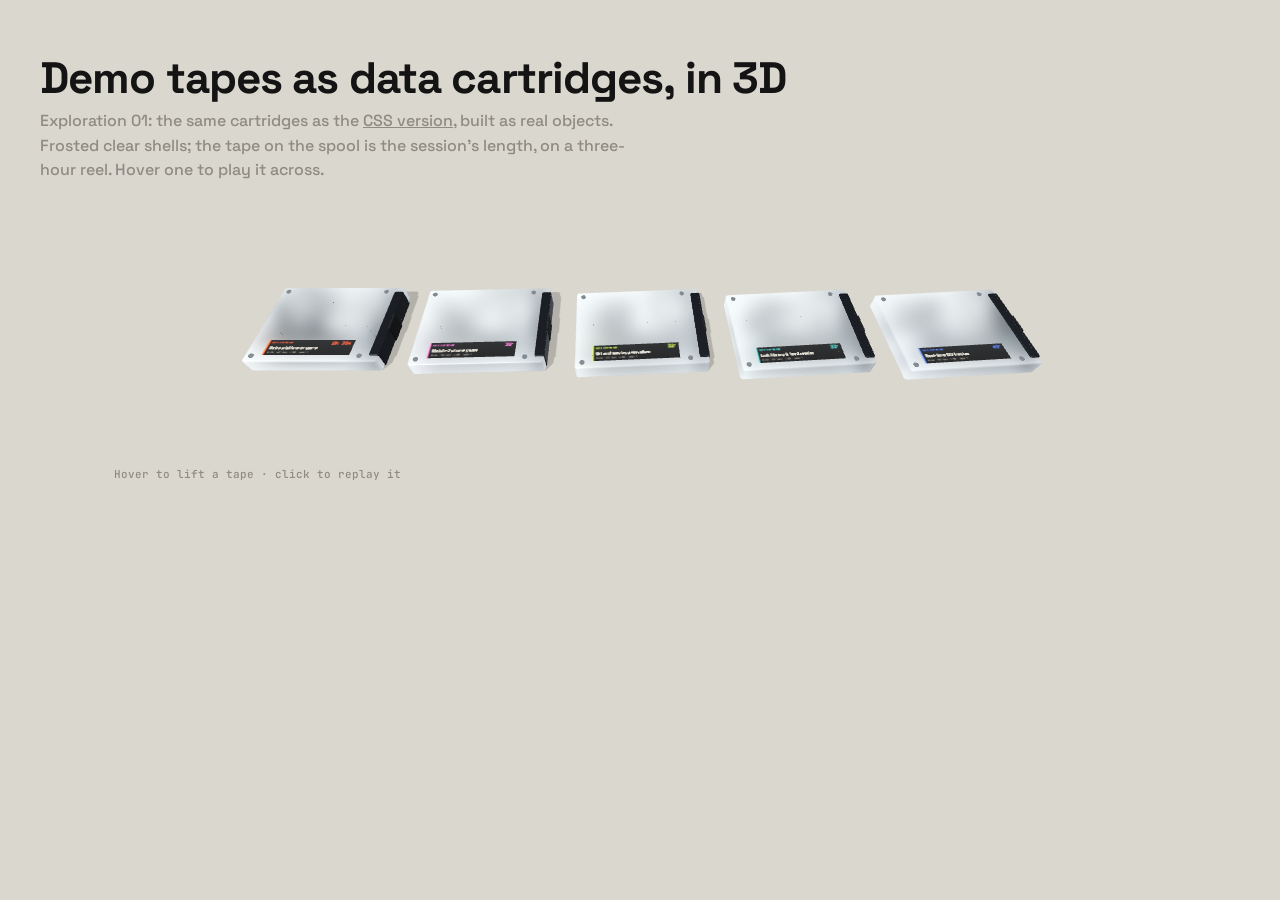
<file: exp/tapes-cartridge-01.html>
<!doctype html>
<html lang="en">
<head>
<meta charset="utf-8">
<meta name="viewport" content="width=device-width, initial-scale=1">
<title>Data Cartridges 3D</title>
<link rel="preconnect" href="https://fonts.googleapis.com">
<link rel="preconnect" href="https://fonts.gstatic.com" crossorigin>
<link href="https://fonts.googleapis.com/css2?family=Doto:wght@700;900&family=JetBrains+Mono:wght@400;500;600;700&family=Space+Grotesk:wght@400;500;600;700&display=swap" rel="stylesheet">
<script>
  try { var th = localStorage.getItem('vcr-ds-theme'); if (th === 'dark' || th === 'light') document.documentElement.setAttribute('data-theme', th); } catch (e) {}
</script>
<link rel="stylesheet" href="../landing.css">
<style>
  /* Exploration 01: the data cartridges (tapes-cartridge.html) in real 3D.
     The shell is a transmissive, rough MeshPhysicalMaterial, so the spool, roller
     and tape inside are actually rendered and then frosted by the plastic. */
  .study { max-width: 1240px; margin: 0 auto; padding: 56px 20px 80px; }
  .study h1 { font-size: clamp(28px, 4vw, 44px); margin: 0 0 8px; letter-spacing: -.02em; }
  .study > p { margin: 0 0 24px; color: var(--ink-3); max-width: 62ch; }
  .stage { position: relative; width: 100%; }
  .stage canvas { display: block; width: 100%; height: 100%; touch-action: pan-y; }
  .stage canvas.hot { cursor: pointer; }
  .tip {
    position: absolute; left: 0; top: 0; translate: -50% 0; pointer-events: none; white-space: nowrap;
    display: flex; gap: 12px; align-items: center; padding: 7px 10px; border-radius: var(--r-1, 6px);
    background: var(--hw-bg); color: var(--hw-fg-2); font: 700 10.5px/1 var(--f-mono); letter-spacing: .12em;
    box-shadow: 0 8px 20px -8px rgba(0,0,0,.5); opacity: 0; transition: opacity .15s;
  }
  .tip.on { opacity: 1; }
  .tip b { color: var(--tip-c, var(--orange)); font-weight: 700; }
  .fallback { display: none; padding: 80px 20px; text-align: center; color: var(--ink-3); border-radius: 14px; box-shadow: inset 0 0 0 1px var(--line-2); }
  .stage.no-gl canvas { display: none; } .stage.no-gl .fallback { display: block; }
  .hint { margin-top: 10px; text-align: center; font: 500 11px var(--f-mono); color: var(--ink-3); }
</style>
</head>
<body>
<main class="study">
  <h1>Demo tapes as data cartridges, in 3D</h1>
  <p>Exploration 01: the same cartridges as the <a href="tapes-cartridge.html">CSS version</a>, built as real objects. Frosted clear shells; the tape on the spool is the session's length, on a three-hour reel. Hover one to play it across.</p>
  <div class="stage" id="stage">
    <canvas id="cv" aria-label="Five demo tapes as 3D data cartridges. Hover one to lift it; click to replay it."></canvas>
    <div class="tip" id="tip"><span id="tipId"></span><b>▶ REPLAY</b></div>
    <p class="fallback">This browser can&rsquo;t draw 3D. See the <a href="tapes-cartridge.html">flat version</a> instead.</p>
  </div>
  <p class="hint">Hover to lift a tape · click to replay it</p>
</main>
<script src="../vendor/three.min.js"></script>
<script>
(function () {
  'use strict';
  const T = window.THREE, stage = document.getElementById('stage'), cv = document.getElementById('cv');
  const tip = document.getElementById('tip'), tipId = document.getElementById('tipId');
  const reduce = matchMedia('(prefers-reduced-motion: reduce)').matches;
  const css = (n) => getComputedStyle(document.documentElement).getPropertyValue(n).trim();

  // [id, title, lines, size, label colour, session length in seconds, as the player measures it (alt/shared/parse-tape.js)]
  const DEMOS = [
    ['platform-game', 'Retro platformer game', 487, '1.5MB', '--orange', 9302],
    ['crush-game', 'Match-3 phone game', 520, '6.8MB', '--c-write', 2289],
    ['git-visor', 'Git archaeology visualizer', 692, '4.7MB', '--c-bash', 1929],
    ['marginalia-links', 'Link library & feed reader', 875, '1.4MB', '--c-read', 1962],
    ['orbit-watch', 'Real-time ISS tracker', 982, '5.9MB', '--c-text', 2922],
  ];
  // A full cartridge holds three hours. Tape is wound by area, so a pack's radius
  // is sqrt(hub^2 + k * seconds): double the session, double the tape on the spool.
  const HUB_R = 0.46, FULL_R = 0.92, CAPACITY = 3 * 3600;
  const K = (FULL_R * FULL_R - HUB_R * HUB_R) / CAPACITY;
  const packR = (sec) => Math.sqrt(HUB_R * HUB_R + K * Math.max(0, sec));
  const fmtDur = (sec) => { const m = Math.round(sec / 60); return m >= 60 ? Math.floor(m / 60) + 'h ' + String(m % 60).padStart(2, '0') + 'm' : m + ' min'; };

  let renderer;
  try { renderer = new T.WebGLRenderer({ canvas: cv, antialias: true, alpha: true }); } catch (e) { renderer = null; }
  if (!T || !renderer) { stage.classList.add('no-gl'); return; }
  renderer.setPixelRatio(Math.min(2, devicePixelRatio || 1));
  renderer.outputColorSpace = T.SRGBColorSpace;
  renderer.toneMapping = T.ACESFilmicToneMapping; renderer.toneMappingExposure = 1.05;
  renderer.shadowMap.enabled = true; renderer.shadowMap.type = T.PCFSoftShadowMap;

  const scene = new T.Scene();
  const camera = new T.PerspectiveCamera(30, 1, 0.1, 200);

  // a small studio to reflect in: without it the plastic has nothing to show
  (function studio() {
    const env = new T.Scene();
    env.add(new T.Mesh(new T.BoxGeometry(20, 20, 20), new T.MeshBasicMaterial({ color: 0x8a8d90, side: T.BackSide })));
    const panel = (w, h, x, y, z, ry, rx, k) => { const m = new T.Mesh(new T.PlaneGeometry(w, h), new T.MeshBasicMaterial({ color: new T.Color(k, k, k), side: T.DoubleSide })); m.position.set(x, y, z); m.rotation.set(rx || 0, ry || 0, 0); env.add(m); };
    panel(12, 3, 0, 9.5, 0, 0, Math.PI / 2, 4.5);     // softbox overhead
    panel(4, 10, -9.5, 2, 0, Math.PI / 2, 0, 2.2);    // strip left
    panel(4, 10, 9.5, 2, 0, -Math.PI / 2, 0, 1.4);    // strip right
    panel(10, 4, 0, 1, -9.5, 0, 0, 1.2);
    const pm = new T.PMREMGenerator(renderer);
    scene.environment = pm.fromScene(env, 0.04).texture;
  })();

  scene.add(new T.HemisphereLight(0xffffff, 0x8f8a80, 0.6));
  const sun = new T.DirectionalLight(0xffffff, 1.9);
  sun.position.set(-6, 14, 8); sun.castShadow = true; sun.shadow.mapSize.set(2048, 2048); sun.shadow.radius = 5; sun.shadow.bias = -0.0004;
  Object.assign(sun.shadow.camera, { left: -16, right: 16, top: 12, bottom: -12, near: 1, far: 50 });
  scene.add(sun);
  const desk = new T.Mesh(new T.PlaneGeometry(200, 200), new T.ShadowMaterial({ opacity: 0.18 }));
  desk.rotation.x = -Math.PI / 2; desk.receiveShadow = true; scene.add(desk);

  // ---------------------------------------------------------------- parts
  const W = 4, H = 3, D = 0.5;     // the shell, in cartridge units (about 2 cm each)
  function roundedRect(w, h, r) {
    const s = new T.Shape(), x = -w / 2, y = -h / 2;
    s.moveTo(x + r, y); s.lineTo(x + w - r, y); s.quadraticCurveTo(x + w, y, x + w, y + r);
    s.lineTo(x + w, y + h - r); s.quadraticCurveTo(x + w, y + h, x + w - r, y + h);
    s.lineTo(x + r, y + h); s.quadraticCurveTo(x, y + h, x, y + h - r); s.lineTo(x, y + r); s.quadraticCurveTo(x, y, x + r, y);
    return s;
  }
  function slab(w, h, d, r, bev) {
    const g = new T.ExtrudeGeometry(roundedRect(w - 2 * bev, h - 2 * bev, Math.max(0.01, r - bev)),
      { depth: d - 2 * bev, bevelEnabled: true, bevelThickness: bev, bevelSize: bev, bevelSegments: 4, curveSegments: 10 });
    g.translate(0, 0, -(d - 2 * bev) / 2); return g;
  }
  // white hub: a disc with three kidney windows and a drive bore
  function hubGeo() {
    const s = new T.Shape(); s.absarc(0, 0, 0.46, 0, Math.PI * 2, false);
    for (let i = 0; i < 3; i++) {
      const a0 = i * (Math.PI * 2 / 3) + 0.35, a1 = a0 + 1.35, p = new T.Path();
      p.absarc(0, 0, 0.39, a0, a1, false); p.absarc(0, 0, 0.18, a1, a0, true); s.holes.push(p);
    }
    const bore = new T.Path(); bore.absarc(0, 0, 0.07, 0, Math.PI * 2, true); s.holes.push(bore);
    const g = new T.ExtrudeGeometry(s, { depth: 0.24, bevelEnabled: true, bevelThickness: 0.015, bevelSize: 0.015, bevelSegments: 2, curveSegments: 40 });
    g.translate(0, 0, -0.12); return g;
  }
  // wound tape: fine concentric rings with a little speckle, on the faces of the pack
  const packTex = (() => {
    const c = document.createElement('canvas'); c.width = c.height = 512; const g = c.getContext('2d');
    g.fillStyle = '#34363a'; g.fillRect(0, 0, 512, 512);
    for (let r = 256; r > 0; r -= 2) { g.strokeStyle = 'rgba(255,255,255,' + (0.015 + Math.random() * 0.035) + ')'; g.beginPath(); g.arc(256, 256, r, 0, Math.PI * 2); g.stroke(); }
    for (let i = 0; i < 9000; i++) { g.fillStyle = Math.random() < 0.5 ? 'rgba(0,0,0,.25)' : 'rgba(255,255,255,.06)'; g.fillRect(Math.random() * 512, Math.random() * 512, 1.2, 1.2); }
    const t = new T.CanvasTexture(c); t.colorSpace = T.SRGBColorSpace; return t;
  })();

  const M = {
    shell: new T.MeshPhysicalMaterial({ color: 0xe6ecf1, roughness: 0.42, metalness: 0, transmission: 1, thickness: 0.6, ior: 1.52,
      attenuationColor: new T.Color(0xb8c8d6), attenuationDistance: 2.2, clearcoat: 0.4, clearcoatRoughness: 0.5, specularIntensity: 0.6 }),
    hub: new T.MeshStandardMaterial({ color: 0xf2f1ec, roughness: 0.45 }),
    pack: new T.MeshStandardMaterial({ map: packTex, roughness: 0.55, metalness: 0.2 }),
    packSide: new T.MeshStandardMaterial({ color: 0x2b2d30, roughness: 0.5, metalness: 0.25 }),
    tape: new T.MeshStandardMaterial({ color: 0x2b2d30, roughness: 0.4, metalness: 0.3 }),
    metal: new T.MeshStandardMaterial({ color: 0xc9ced4, roughness: 0.28, metalness: 1 }),
    door: new T.MeshStandardMaterial({ color: 0x3a3e45, roughness: 0.38, metalness: 0.85 }),
    slot: new T.MeshStandardMaterial({ color: 0x08090a, roughness: 0.6 }),
    rubber: new T.MeshStandardMaterial({ color: 0xc2c9cf, roughness: 0.35 }),   // opaque: a transmissive part inside the shell would not show through it
    dial: new T.MeshStandardMaterial({ color: 0x2a2d31, roughness: 0.5 }),
    rib: new T.MeshStandardMaterial({ color: 0xaab6c2, roughness: 0.6 }),
  };
  const hubG = hubGeo(), shellG = slab(W, H, D, 0.1, 0.05);

  // a strip label along the bottom edge, under the spools
  function labelTexture(name, lines, size, color, sec) {
    const c = document.createElement('canvas'); c.width = 1260; c.height = 268; const g = c.getContext('2d');
    const grd = g.createLinearGradient(0, 0, 0, 268); grd.addColorStop(0, '#1a1b1d'); grd.addColorStop(1, '#0d0e0f');
    g.fillStyle = grd; g.fillRect(0, 0, 1260, 268);
    g.fillStyle = color; g.fillRect(0, 0, 20, 268);
    g.font = '700 26px "JetBrains Mono"'; g.letterSpacing = '6px'; g.fillText('DATA CARTRIDGE', 60, 56);
    g.letterSpacing = '0px'; g.textAlign = 'right'; g.font = '900 78px Doto'; g.fillText(fmtDur(sec).replace(' min', '′'), 1220, 84);
    g.textAlign = 'left'; g.fillStyle = '#EDE6D3'; g.font = '600 64px "Space Grotesk"';
    let t = name; while (g.measureText(t).width > 1140 && t.length > 4) t = t.slice(0, -2);
    g.fillText(t === name ? t : t.trimEnd() + '…', 58, 160);
    g.fillStyle = '#9C978C'; g.font = '500 26px "JetBrains Mono"'; g.fillText(fmtDur(sec) + ' · ' + lines + ' lines · ' + size + ' · sonnet 5', 60, 228);
    const tx = new T.CanvasTexture(c); tx.colorSpace = T.SRGBColorSpace; tx.anisotropy = 8; return tx;
  }

  const add = (p, geo, m, x, y, z) => { const o = new T.Mesh(geo, m); o.position.set(x, y, z); o.castShadow = true; o.receiveShadow = true; p.add(o); return o; };
  const cyl = (r, h, seg) => { const g = new T.CylinderGeometry(r, r, h, seg || 48); g.rotateX(Math.PI / 2); return g; };

  function cartridge([id, name, lines, size, cVar, sec]) {
    const color = css(cVar) || '#FF5B1F';
    const root = new T.Group(), body = new T.Group(); root.add(body);   // root sits on the desk, body lifts and tilts

    // two spools side by side, both in view; the tape packs are unit cylinders scaled to their radius
    const sL = new T.Vector2(-0.92, 0.4), sR = new T.Vector2(0.72, 0.4);
    const spool = (c) => {
      const g = new T.Group(); g.position.set(c.x, c.y, 0); body.add(g);
      const pack = add(g, cyl(1, 0.24, 72), [M.packSide, M.pack, M.pack], 0, 0, 0);
      add(g, hubG, M.hub, 0, 0, 0);
      return { g, pack };
    };
    const L = spool(sL), R = spool(sR);
    // roller and guides along the head edge; the tape runs reel, guide, head, guide, reel
    add(body, cyl(0.24, 0.3), M.rubber, 1.3, -0.98, 0);
    add(body, cyl(0.1, 0.05), M.metal, 1.3, -0.98, 0.16);
    const pinA = new T.Vector2(1.62, 1.22), pinB = new T.Vector2(1.62, -0.42);
    [pinA, pinB].forEach((p) => add(body, cyl(0.07, 0.36, 24), M.metal, p.x, p.y, 0));
    const unitTape = new T.BoxGeometry(1, 0.012, 0.22);
    const seg = () => add(body, unitTape, M.tape, 0, 0, 0);
    const tapes = [seg(), seg(), seg()];
    const place = (m, a, b) => { const d = b.clone().sub(a); m.scale.x = Math.max(0.001, d.length()); m.position.set((a.x + b.x) / 2, (a.y + b.y) / 2, 0); m.rotation.z = Math.atan2(d.y, d.x); };
    const routeTape = (rL, rR) => {
      place(tapes[0], new T.Vector2(sL.x, sL.y + rL), new T.Vector2(pinA.x, pinA.y + 0.07));
      place(tapes[1], new T.Vector2(pinA.x + 0.07, pinA.y), new T.Vector2(pinB.x + 0.07, pinB.y));
      const a = Math.atan2(pinB.y - sR.y, pinB.x - sR.x);
      place(tapes[2], new T.Vector2(pinB.x, pinB.y - 0.07), new T.Vector2(sR.x + Math.cos(a) * rR, sR.y + Math.sin(a) * rR));
    };
    add(body, cyl(0.13, 0.1, 32), M.dial, -1.6, -0.98, 0.12);

    // the shell, the head door, screws, a strip label along the bottom
    const shell = add(body, shellG, M.shell, 0, 0, 0);
    add(body, slab(0.3, 2.56, D + 0.06, 0.06, 0.02), M.door, W / 2 - 0.13, 0, 0);
    add(body, new T.BoxGeometry(0.06, 0.6, D + 0.08), M.slot, W / 2 + 0.01, 0, 0);
    [[-1.78, 1.29], [1.44, 1.29], [-1.78, -1.29], [1.44, -1.29]].forEach(([x, y]) => {
      const sc = add(body, new T.CylinderGeometry(0.075, 0.08, 0.03, 24), M.metal, x, y, D / 2 + 0.005); sc.rotation.x = Math.PI / 2;
    });
    const label = add(body, new T.PlaneGeometry(2.62, 0.56), new T.MeshStandardMaterial({ map: labelTexture(name, lines, size, color, sec), roughness: 0.7 }), -0.18, -0.98, D / 2 + 0.003);
    label.castShadow = false;

    body.rotation.x = -Math.PI / 2;            // lie it face-up on the desk
    body.position.y = D / 2;
    // played: how much of the session has gone onto the right spool (0 = rewound)
    root.userData = { id, color, shell, body, sec, L, R, routeTape, played: 0, hover: 0, baseRot: 0 };
    shell.userData.cart = root; label.userData.cart = root;
    wind(root, 0);
    scene.add(root);
    return root;
  }
  // set both packs from how far the tape has played; total tape (area) stays the same
  function wind(c, dt) {
    const u = c.userData, rL = packR(u.sec * (1 - u.played)), rR = packR(u.sec * u.played);
    u.L.pack.scale.set(rL, rL, 1); u.R.pack.scale.set(rR, rR, 1);
    // same tape speed past the head, so the emptier spool turns faster
    const surf = dt * (u.hover > 0.5 ? 0.0011 : u.played > 0 ? -0.004 : 0);
    u.L.g.rotation.z -= surf / rL; u.R.g.rotation.z -= surf / rR;
    u.routeTape(rL, rR);
  }

  let carts = [];
  const hits = [];
  function build() {
    carts = DEMOS.map(cartridge);
    carts.forEach((c) => hits.push(c.userData.shell));
    layout();
  }

  // ---------------------------------------------------------------- layout: a scattered row, or a grid on narrow screens
  const camDir = new T.Vector3(0, 1, 0.78).normalize();
  function layout() {
    const w = stage.clientWidth, cols = w < 640 ? 2 : w < 1000 ? 3 : 5, rows = Math.ceil(carts.length / cols);
    const gx = 4.9, gz = 4.3;
    carts.forEach((c, i) => {
      const col = i % cols, row = Math.floor(i / cols), inRow = Math.min(cols, carts.length - row * cols);
      const jitter = Math.sin(i * 12.9898) * 0.5;
      c.position.set((col - (inRow - 1) / 2) * gx, 0, (row - (rows - 1) / 2) * gz + jitter * 0.4);
      c.userData.baseRot = jitter * 0.14;
      c.rotation.y = c.userData.baseRot;
    });
    const spanX = cols * gx, spanZ = rows * gz;
    const h = Math.round(w * (spanZ * 0.95 + 1.2) / (spanX + 0.6));
    stage.style.height = Math.max(260, h) + 'px';
    resize(spanX, spanZ);
  }
  let fit = { x: 20, z: 5 };
  function resize(spanX, spanZ) {
    if (spanX) fit = { x: spanX, z: spanZ };
    const w = stage.clientWidth, h = stage.clientHeight; if (!w || !h) return;
    renderer.setSize(w, h, false); camera.aspect = w / h;
    const vf = T.MathUtils.degToRad(camera.fov), hf = 2 * Math.atan(Math.tan(vf / 2) * camera.aspect);
    const dist = Math.max((fit.x / 2 + 0.4) / Math.tan(hf / 2), (fit.z / 2 + 1.2) / Math.tan(vf / 2) / 0.8);
    camera.position.copy(camDir).multiplyScalar(dist); camera.lookAt(0, 0, 0.2);
    camera.updateProjectionMatrix();
  }

  // ---------------------------------------------------------------- interaction
  const ray = new T.Raycaster(), ndc = new T.Vector2(), mouse = { x: 0, y: 0 };
  let hot = null;
  function pick(e) {
    const r = cv.getBoundingClientRect();
    ndc.set(((e.clientX - r.left) / r.width) * 2 - 1, -((e.clientY - r.top) / r.height) * 2 + 1);
    ray.setFromCamera(ndc, camera);
    const h = ray.intersectObjects(hits, false)[0];
    return h ? h.object.userData.cart : null;
  }
  cv.addEventListener('pointermove', (e) => {
    const r = cv.getBoundingClientRect();
    mouse.x = ((e.clientX - r.left) / r.width) * 2 - 1; mouse.y = ((e.clientY - r.top) / r.height) * 2 - 1;
    hot = pick(e); cv.classList.toggle('hot', !!hot);
    if (hot) { tipId.textContent = hot.userData.id + '.jsonl'; tip.style.setProperty('--tip-c', hot.userData.color); }
    tip.classList.toggle('on', !!hot);
  });
  cv.addEventListener('pointerleave', () => { hot = null; tip.classList.remove('on'); cv.classList.remove('hot'); mouse.x = mouse.y = 0; });
  cv.addEventListener('click', (e) => { const c = pick(e); if (c) location.href = '../player.html?demo=' + c.userData.id; });

  // ---------------------------------------------------------------- loop
  const v = new T.Vector3();
  let visible = true, last = 0;
  function loop(ts) {
    requestAnimationFrame(loop);
    if (!visible) return;
    const dt = last ? Math.min(50, ts - last) : 16; last = ts;
    carts.forEach((c, i) => {
      const u = c.userData, target = c === hot ? 1 : 0;
      u.hover += (target - u.hover) * Math.min(1, dt * 0.012);
      const idle = reduce ? 0 : Math.sin(ts / 1700 + i * 1.3) * 0.02;
      // lift off the desk and tip up toward the viewer, leaning to follow the pointer
      u.body.position.y = D / 2 + u.hover * 0.9 + (reduce ? 0 : idle * 0.5);
      u.body.rotation.x = -Math.PI / 2 + u.hover * 0.55;
      c.rotation.y = u.baseRot * (1 - u.hover) + u.hover * mouse.x * 0.18;
      u.body.rotation.y = u.hover * -mouse.y * 0.1;
      // hovered: play, about 20 s end to end; let go: rewind four times faster
      if (!reduce) u.played = Math.min(1, Math.max(0, u.played + dt * (u.hover > 0.5 ? 1 / 20000 : -4 / 20000)));
      wind(c, reduce ? 0 : dt);
    });
    if (hot) {
      v.set(0, 0, 0); hot.userData.body.localToWorld(v); v.y -= 1.9; v.project(camera);
      tip.style.left = ((v.x + 1) / 2 * cv.clientWidth) + 'px'; tip.style.top = ((1 - v.y) / 2 * cv.clientHeight + 8) + 'px';
    }
    renderer.render(scene, camera);
  }
  if ('IntersectionObserver' in window) new IntersectionObserver(([en]) => { visible = en.isIntersecting; last = 0; }).observe(stage);

  // labels are drawn with the page fonts, so wait for them before building
  const fonts = document.fonts ? Promise.all(['700 30px "JetBrains Mono"', '500 30px "JetBrains Mono"', '900 96px Doto', '600 74px "Space Grotesk"'].map((f) => document.fonts.load(f))).catch(() => {}) : Promise.resolve();
  fonts.then(() => {
    build();
    new ResizeObserver(() => layout()).observe(stage.parentElement);
    requestAnimationFrame(loop);
  });
})();
</script>
</body>
</html>
</file>
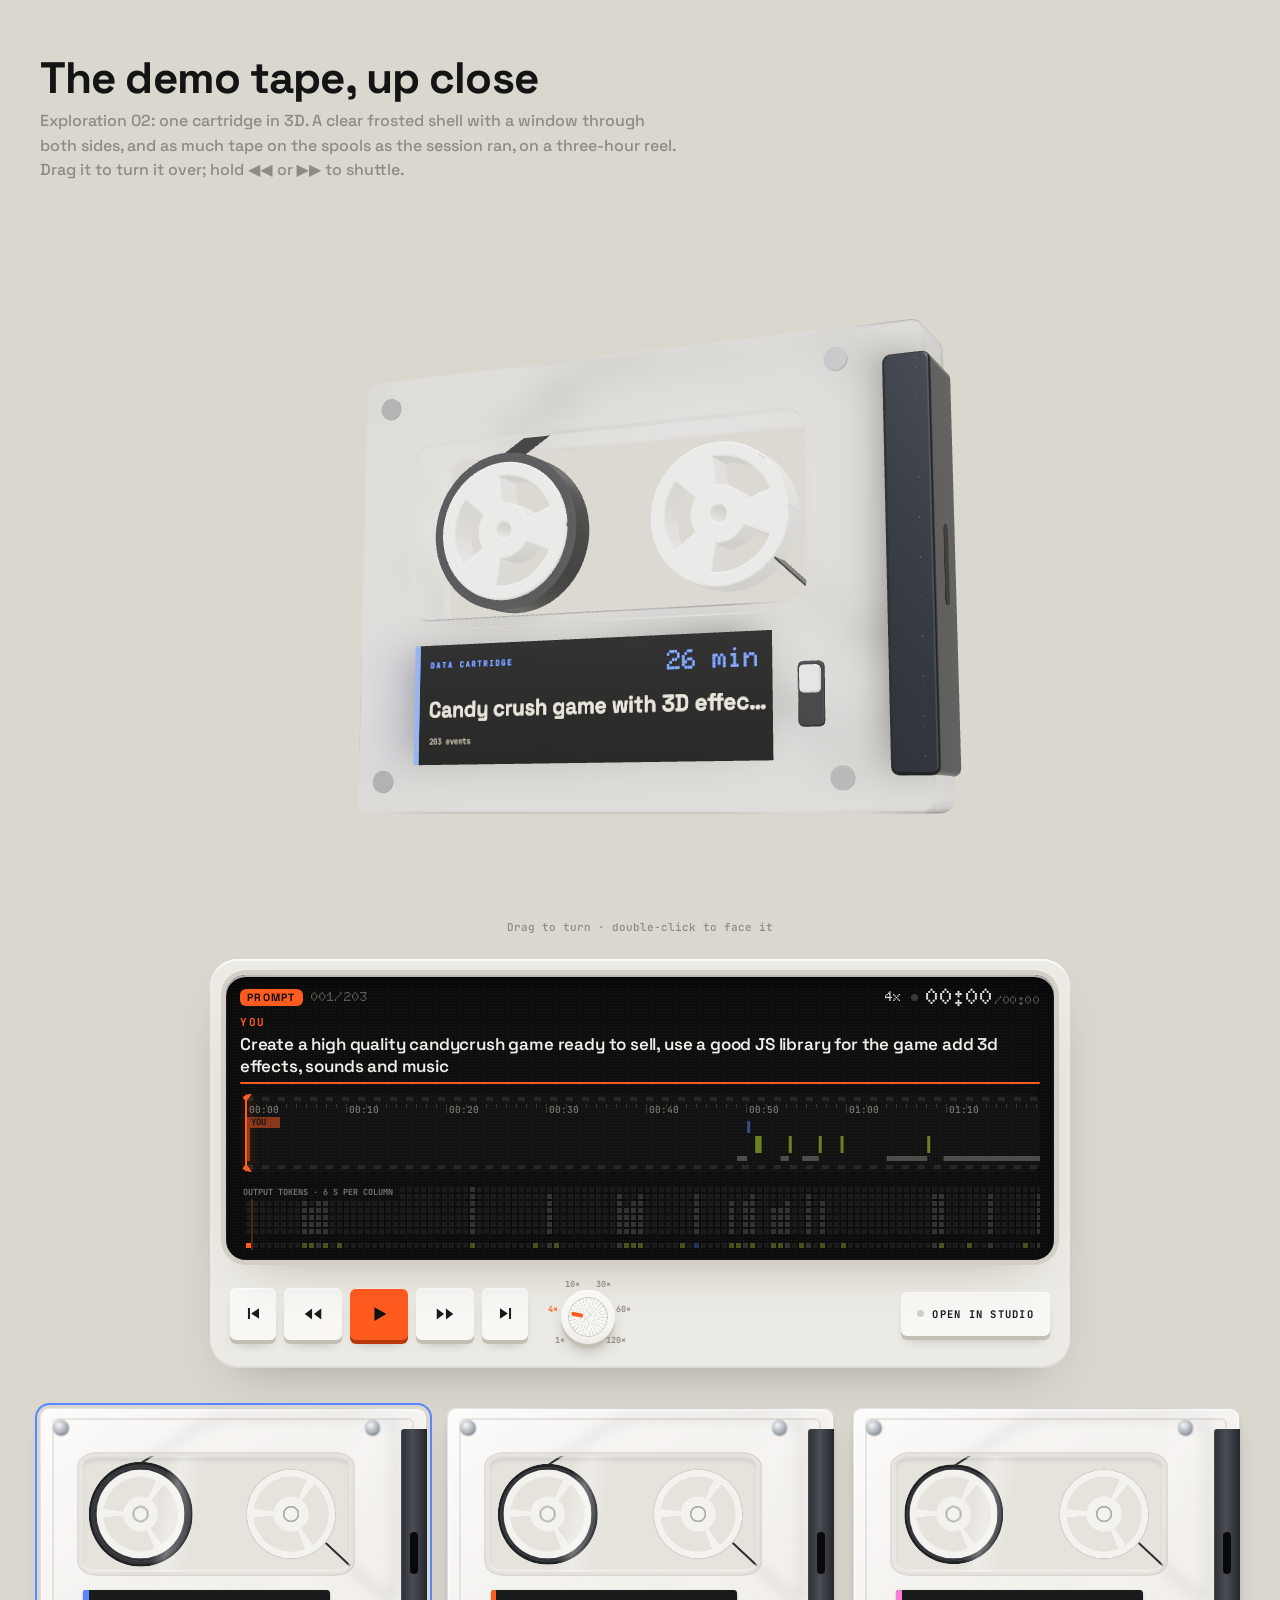
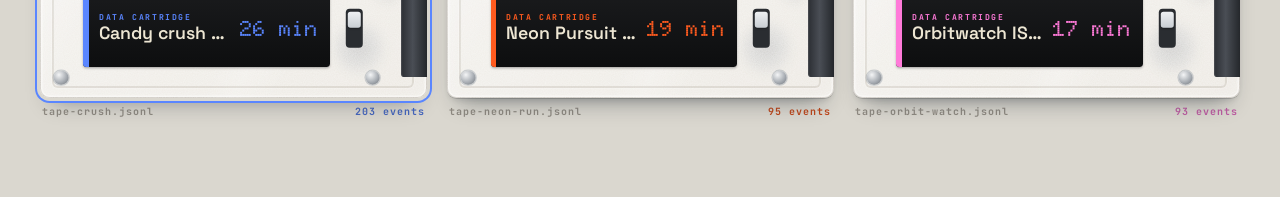
<file: exp/tapes-cartridge-02.html>
<!doctype html>
<html lang="en">
<head>
<meta charset="utf-8">
<meta name="viewport" content="width=device-width, initial-scale=1">
<title>Data Cartridge Specimen</title>
<link rel="preconnect" href="https://fonts.googleapis.com">
<link rel="preconnect" href="https://fonts.gstatic.com" crossorigin>
<link href="https://fonts.googleapis.com/css2?family=Doto:wght@700;900&family=JetBrains+Mono:wght@400;500;600;700&family=Space+Grotesk:wght@400;500;600;700&display=swap" rel="stylesheet">
<script>
  try { var th = localStorage.getItem('vcr-ds-theme'); if (th === 'dark' || th === 'light') document.documentElement.setAttribute('data-theme', th); } catch (e) {}
</script>
<link rel="stylesheet" href="../landing.css">
<link rel="stylesheet" href="../cartridge.css">
<link rel="stylesheet" href="../shelf.css">
<style>
  /* Exploration 02: one big data cartridge, the look of tapes-cartridge.html,
     built in 3D. A clear frosted shell with a window through both faces, so the
     real spools inside read sharp from either side; drag to turn it over. The
     tape on the spools is the session's length (as in -01). Below it, alt/5's
     dot-matrix screen previews the event at the tape position, and REW / PLAY /
     FF wind the tape: hold REW or FF to shuttle and watch the spools spin. */
  .study { max-width: 1240px; margin: 0 auto; padding: 56px 20px 80px; }
  .study h1 { font-size: clamp(28px, 4vw, 44px); margin: 0 0 8px; letter-spacing: -.02em; }
  .study > p { margin: 0 0 8px; color: var(--ink-3); max-width: 64ch; }
</style>
</head>
<body>
<main class="study">
  <h1>The demo tape, up close</h1>
  <p>Exploration 02: one cartridge in 3D. A clear frosted shell with a window through both sides, and as much tape on the spools as the session ran, on a three-hour reel. Drag it to turn it over; hold ◀◀ or ▶▶ to shuttle.</p>

  <div class="cart-stage" id="stage">
    <canvas id="cv" aria-label="A 3D data cartridge. Drag to turn it."></canvas>
    <p class="cart-hint">Drag to turn · double-click to face it</p>
    <p class="cart-fallback"><span>This browser can&rsquo;t draw 3D. See the <a href="tapes-cartridge.html">flat version</a>.</span></p>
  </div>

  <div class="deck">
    <div class="d5-screen" id="scr" data-kind="none" aria-live="off">
      <div class="d5-top"><span class="d5-kind" id="scrKind">NO TAPE</span><span class="d5-idx dot" id="scrIdx">---/---</span><span class="d5-gap"></span><span class="d5-state dot" id="scrState">❚❚</span></div>
      <div class="d5-clock dot"><span id="scrClock">00:00</span><span class="d5-total" id="scrTotal">/00:00</span></div>
      <div class="d5-main" id="scrMain"><div class="d5-title" id="scrTitle">—</div><div class="d5-body" id="scrBody"></div><div class="d5-run"><i id="scrRun"></i></div></div>
      <div class="d5-tapewrap">
        <canvas class="d5-tape" id="tape" role="slider" tabindex="0" aria-label="Tape. Drag it, or use the arrow keys" aria-valuemin="0" aria-valuemax="100"></canvas>
        <div class="d5-playhead" aria-hidden="true"></div>
      </div>
      <canvas class="d5-viz" id="viz" aria-label="Output tokens per 6 seconds. Hover a column for details."></canvas>
      <div class="d5-tip" id="vizTip" role="tooltip" hidden></div>
    </div>
    <div class="controls">
      <div class="keys">
        <button class="pkey sm" id="startBtn" aria-label="Go to start" title="Go to start (Home)"><svg viewBox="0 0 24 24"><path d="M5 5h2.5v14H5zM19 5.5v13L9 12z"/></svg></button>
        <button class="pkey" id="rewBtn" aria-label="Previous event, hold to rewind" title="Tap: previous event · hold: rewind (←)"><svg viewBox="0 0 24 24"><path d="M11 6 3 12l8 6V6zm10 0-8 6 8 6V6z"/></svg></button>
        <button class="pkey play" id="playBtn" aria-label="Play" title="Play / pause (Space)">
          <svg class="i-play" viewBox="0 0 24 24"><path d="M7 4.5v15l13-7.5z"/></svg>
          <svg class="i-pause" viewBox="0 0 24 24"><path d="M6 4.5h4.5v15H6zM13.5 4.5H18v15h-4.5z"/></svg>
        </button>
        <button class="pkey" id="ffBtn" aria-label="Next event, hold to fast-forward" title="Tap: next event · hold: fast-forward (→)"><svg viewBox="0 0 24 24"><path d="M13 6l8 6-8 6V6zM3 6l8 6-8 6V6z"/></svg></button>
        <button class="pkey sm" id="endBtn" aria-label="Go to end" title="Go to end (End)"><svg viewBox="0 0 24 24"><path d="M16.5 5H19v14h-2.5zM5 5.5v13L15 12z"/></svg></button>
      </div>
      <div class="d5-knobwrap">
        <div class="d5-knob" id="knob" role="slider" tabindex="0" aria-label="Playback speed" aria-valuemin="1" aria-valuemax="120" title="Speed: drag, scroll or click to turn">
          <div class="d5-knobcap" id="knobCap"><i class="d5-notch"></i></div>
        </div>
        <div class="d5-knoblabels" id="knobLabels" aria-hidden="true"></div>
      </div>
      <a class="go js-go-link" id="go" href="deck-studio.html"><i class="led"></i>OPEN IN STUDIO</a>
    </div>
  </div>

  <div class="mshelf" id="picker" role="group" aria-label="Demo tapes: load one into the big cartridge"></div>
</main>
<script src="../shared/parse-tape.js"></script>
<script src="../shared/demo-tapes.js"></script>
<script src="../vendor/three.min.js"></script>
<script src="../cart3d.js"></script>
<script src="../cartridge.js"></script>
</body>
</html>
</file>
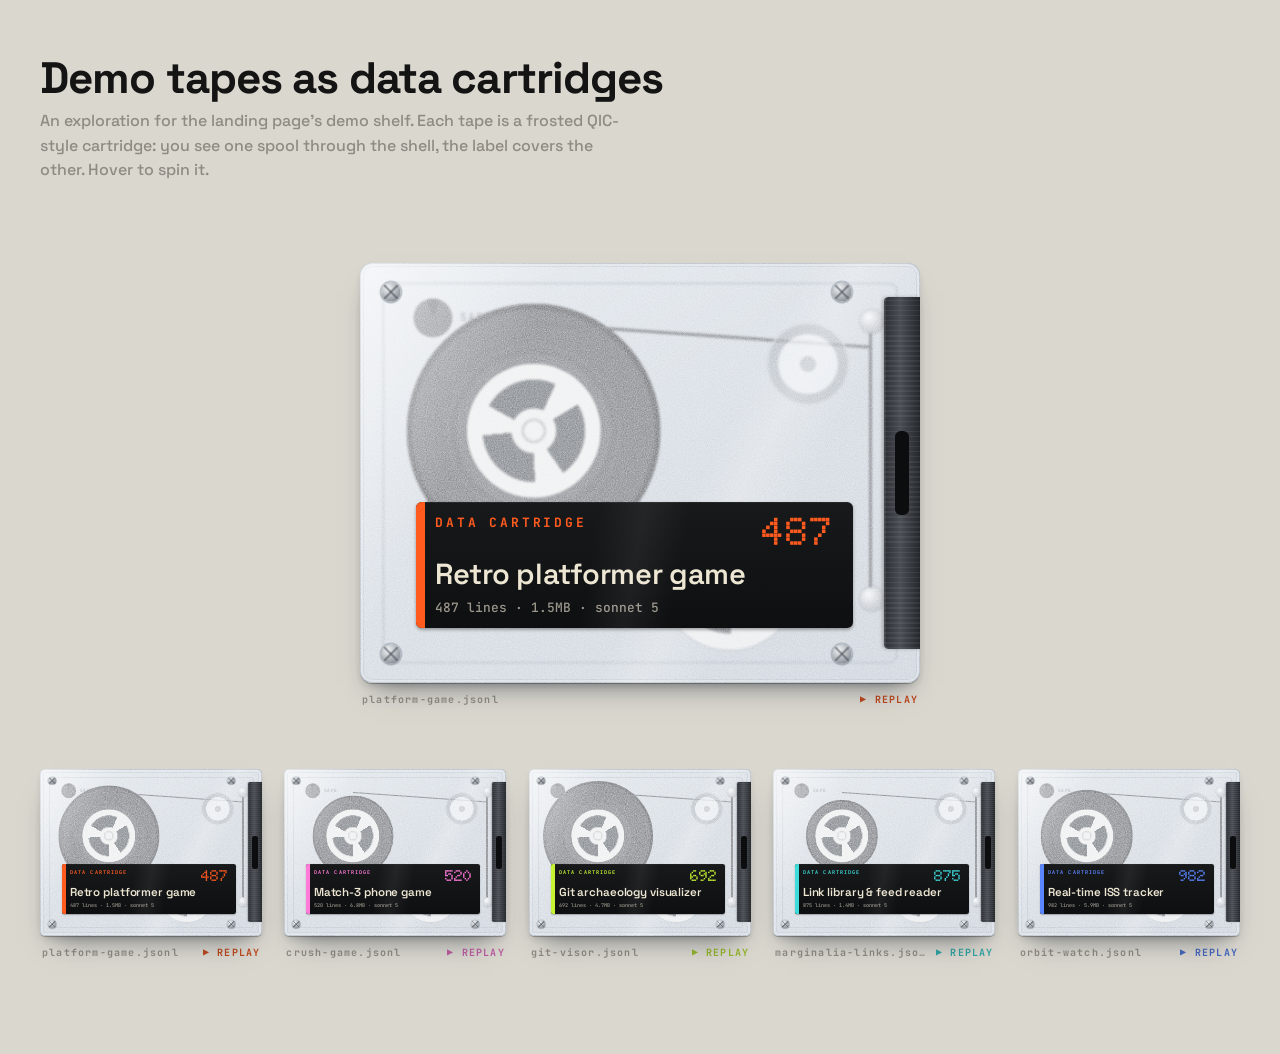
<file: exp/tapes-cartridge.html>
<!doctype html>
<html lang="en">
<head>
<meta charset="utf-8">
<meta name="viewport" content="width=device-width, initial-scale=1">
<title>Data Cartridge Tapes</title>
<link rel="preconnect" href="https://fonts.googleapis.com">
<link rel="preconnect" href="https://fonts.gstatic.com" crossorigin>
<link href="https://fonts.googleapis.com/css2?family=Doto:wght@700;900&family=JetBrains+Mono:wght@400;500;600;700&family=Space+Grotesk:wght@400;500;600;700&display=swap" rel="stylesheet">
<script>
  try { var th = localStorage.getItem('vcr-ds-theme'); if (th === 'dark' || th === 'light') document.documentElement.setAttribute('data-theme', th); } catch (e) {}
</script>
<link rel="stylesheet" href="../landing.css">
<style>
  /* Exploration: the demo tapes as QIC-style data cartridges. A frosted clear
     shell you see the works through (one spool, the capstan, the tape run),
     a matte black label across the bottom that hides the second spool, and a
     metal head door on the right edge. Everything is placed in % of the shell,
     and type is in cqw, so one cartridge scales from shelf size to specimen. */
  .study { max-width: 1240px; margin: 0 auto; padding: 56px 20px 96px; }
  .study h1 { font-size: clamp(28px, 4vw, 44px); margin: 0 0 8px; letter-spacing: -.02em; }
  .study > p { margin: 0 0 40px; color: var(--ink-3); max-width: 60ch; }
  .specimen { display: grid; place-items: center; padding: 40px 0 64px; }
  .specimen .cart-link { width: min(560px, 100%); }
  .shelf { display: grid; grid-template-columns: repeat(5, minmax(0, 1fr)); gap: 22px; }
  @media (max-width: 1100px) { .shelf { grid-template-columns: repeat(3, minmax(0, 1fr)); } }
  @media (max-width: 640px) { .shelf { grid-template-columns: repeat(2, minmax(0, 1fr)); gap: 16px; } }

  .cart-link { --c: var(--orange); display: flex; flex-direction: column; gap: 12px; min-width: 0; text-decoration: none; color: var(--ink-3); transition: transform .25s var(--ease-out); }
  .cart-link:hover { transform: translateY(-5px) rotate(-.8deg); }
  .cart-link:active { transform: translateY(1px); }

  /* ---- the shell: 4 x 3, frosted polycarbonate ---- */
  .cart {
    position: relative; display: block; aspect-ratio: 4 / 3; container-type: inline-size;
    border-radius: 2.2% / 3%;
    background: linear-gradient(150deg, #dfe5ea, #c3cbd3 55%, #b8c1ca);
    box-shadow:
      inset 0 0 0 1px rgba(80, 100, 120, .55),          /* outer edge, a little blue like real PC */
      inset 0 0 0 3px rgba(255, 255, 255, .45),         /* polished rim */
      inset 0 0 0 4px rgba(90, 110, 130, .25),
      0 1px 0 rgba(0, 0, 0, .25), 0 16px 26px -14px rgba(20, 30, 40, .55), 0 4px 8px -4px rgba(20, 30, 40, .3);
    overflow: hidden;
  }
  .cart-link:hover .cart { box-shadow: inset 0 0 0 1px rgba(80,100,120,.55), inset 0 0 0 3px rgba(255,255,255,.45), inset 0 0 0 4px rgba(90,110,130,.25),
    0 1px 0 rgba(0,0,0,.25), 0 26px 34px -16px rgba(20,30,40,.6), 0 6px 10px -4px rgba(20,30,40,.3); }

  /* the works, seen through the plastic: softened, so the shell reads as frosted */
  .q-works { position: absolute; inset: 0; filter: blur(.22cqw) saturate(.85); }
  .q-rib { position: absolute; inset: 4.5% 4% 4.5% 4%; border-radius: 2%; box-shadow: inset 0 0 0 .5cqw rgba(110, 125, 140, .35); }

  /* the one spool you can see: grey tape pack round a white three-spoke hub */
  .q-pack {
    position: absolute; left: 31%; top: 40%; translate: -50% -50%; aspect-ratio: 1; border-radius: 50%;
    width: calc(26% + var(--w) * 26%);
    background:
      radial-gradient(circle closest-side, transparent 0 95%, rgba(0,0,0,.45) 96% 100%),
      radial-gradient(circle closest-side, rgba(255,255,255,.08) 0 60%, transparent 61% 66%, rgba(255,255,255,.06) 67% 68%, transparent 69%),
      url("data:image/svg+xml,%3Csvg xmlns='http://www.w3.org/2000/svg' width='60' height='60'%3E%3Cfilter id='s'%3E%3CfeTurbulence type='fractalNoise' baseFrequency='1.6' numOctaves='1'/%3E%3CfeColorMatrix values='0 0 0 0 .1  0 0 0 0 .1  0 0 0 0 .11  0 0 0 1.4 -.35'/%3E%3C/filter%3E%3Crect width='60' height='60' filter='url(%23s)'/%3E%3C/svg%3E"),
      repeating-radial-gradient(circle, #3c3e42 0 .25cqw, #303236 .25cqw .5cqw);
  }
  .q-hub, .q-reel-under {
    position: absolute; left: 31%; top: 40%; translate: -50% -50%; aspect-ratio: 1; width: 24%; border-radius: 50%;
    background:
      radial-gradient(circle closest-side, transparent 0 14%, rgba(0,0,0,.28) 15% 18%, transparent 19%),
      radial-gradient(circle closest-side, #f3f2ee 0 33%, transparent 34% 76%, #f3f2ee 77% 100%),
      repeating-conic-gradient(from 25deg, #f3f2ee 0 34deg, rgba(55, 60, 66, .9) 34deg 120deg);
    box-shadow: 0 0 0 .3cqw rgba(0,0,0,.12);
  }
  /* the second spool exists, but sits under the label: only its rim peeks out */
  .q-reel-under { left: 66%; top: 76%; opacity: .9; }
  @keyframes qspin { to { rotate: 360deg; } }
  .cart-link:hover .q-hub { animation: qspin 2.2s linear infinite; }

  /* capstan / drive roller: translucent rubber puck near the door */
  .q-capstan {
    position: absolute; left: 80%; top: 24%; translate: -50% -50%; width: 15%; aspect-ratio: 1; border-radius: 50%;
    background: radial-gradient(circle closest-side, #9aa3ab 0 18%, rgba(240,244,247,.7) 20% 70%, rgba(120,130,140,.6) 72% 100%);
    box-shadow: inset 0 0 0 .4cqw rgba(255,255,255,.4);
  }
  /* the tape leaving the pack and running down to the head */
  .q-run { position: absolute; left: 31%; right: 8.5%; top: 14%; height: .55cqw; background: #3a3c40; transform-origin: left center; rotate: 4deg; }
  .q-run.down { left: auto; right: 8.5%; top: 14%; width: .55cqw; height: 66%; rotate: 0deg; }
  .q-pin { position: absolute; width: 4.2%; aspect-ratio: 1; border-radius: 50%; translate: -50% -50%;
    background: radial-gradient(circle at 35% 30%, #fff, #b9bec4 45%, #7a8088); box-shadow: 0 0 0 .25cqw rgba(0,0,0,.2); }

  /* frosted plastic over the works: milk, grain, and a molded highlight */
  .q-frost {
    position: absolute; inset: 0; pointer-events: none;
    background:
      linear-gradient(118deg, rgba(255,255,255,.55) 0%, rgba(255,255,255,0) 26%, rgba(255,255,255,0) 58%, rgba(255,255,255,.22) 64%, rgba(255,255,255,0) 72%),
      url("data:image/svg+xml,%3Csvg xmlns='http://www.w3.org/2000/svg' width='120' height='120'%3E%3Cfilter id='n'%3E%3CfeTurbulence type='fractalNoise' baseFrequency='.9' numOctaves='2' stitchTiles='stitch'/%3E%3CfeColorMatrix values='0 0 0 0 1  0 0 0 0 1  0 0 0 0 1  0 0 0 .55 0'/%3E%3C/filter%3E%3Crect width='120' height='120' filter='url(%23n)'/%3E%3C/svg%3E"),
      rgba(226, 232, 238, .38);
    mix-blend-mode: normal;
  }

  /* screws through the plastic: crisp, they sit on the surface */
  .q-screw { position: absolute; width: 3.4%; aspect-ratio: 1; border-radius: 50%; translate: -50% -50%;
    background:
      linear-gradient(45deg, transparent 45%, rgba(70,76,84,.55) 45% 55%, transparent 55%),
      linear-gradient(-45deg, transparent 45%, rgba(70,76,84,.55) 45% 55%, transparent 55%),
      radial-gradient(circle at 35% 30%, #f4f5f6, #a9aeb4 55%, #6e737a);
    box-shadow: 0 0 0 .35cqw rgba(140,150,160,.45), 0 .2cqw .4cqw rgba(0,0,0,.25); }

  /* metal head door down the right edge */
  .q-door {
    position: absolute; right: 0; top: 8%; bottom: 8%; width: 6.5%;
    border-radius: .8cqw 0 0 .8cqw;
    background:
      repeating-linear-gradient(0deg, rgba(255,255,255,.06) 0 .3cqw, transparent .3cqw .9cqw),
      linear-gradient(90deg, #2b2e33, #4a4e55 45%, #24272b);
    box-shadow: inset .3cqw 0 0 rgba(255,255,255,.12), -.3cqw 0 .6cqw rgba(0,0,0,.25);
  }
  .q-door::after { content: ""; position: absolute; left: 30%; right: 30%; top: 38%; height: 24%; border-radius: 1cqw; background: #0c0d0f; }

  /* write-protect dial, top left */
  .q-safe { position: absolute; left: 13%; top: 13%; width: 7%; aspect-ratio: 1; border-radius: 50%; translate: -50% -50%;
    background: conic-gradient(from -20deg, #1d1f22 0 40deg, #3a3e44 40deg 360deg); box-shadow: 0 0 0 .3cqw rgba(255,255,255,.35); }
  .q-safe::after { content: "SAFE"; position: absolute; left: 120%; top: 50%; translate: 0 -50%; font: 700 2cqw/1 var(--f-mono); letter-spacing: .1em; color: rgba(40,48,56,.6); }

  /* the label: matte black, printed in cream with the tape's colour as a stripe */
  .q-label {
    position: absolute; left: 10%; right: 12%; top: 57%; bottom: 13%;
    border-radius: 1cqw; background: linear-gradient(#18191b, #0e0f10);
    box-shadow: 0 .3cqw .6cqw rgba(0,0,0,.35), inset 0 .2cqw 0 rgba(255,255,255,.06);
    color: #EDE6D3; overflow: hidden;
    display: grid; grid-template-columns: 1fr auto; grid-template-rows: auto 1fr auto; column-gap: 3cqw;
    padding: 2.6cqw 3.4cqw 2.4cqw;
  }
  .q-label::before { content: ""; position: absolute; left: 0; top: 0; bottom: 0; width: 1.6cqw; background: var(--c); }
  .q-label::after { /* print sheen */ content: ""; position: absolute; inset: 0; pointer-events: none; background: linear-gradient(100deg, transparent 40%, rgba(255,255,255,.06) 50%, transparent 60%); }
  .q-label .kind { font: 700 2.3cqw/1 var(--f-mono); letter-spacing: .22em; color: var(--c); }
  .q-label .num { grid-row: 1; grid-column: 2; align-self: start; margin-top: -.6cqw; font-family: var(--f-dot); font-weight: 900; font-size: 7cqw; line-height: .9; color: var(--c); }
  .q-label b { grid-column: 1 / 3; align-self: center; font-size: 5.2cqw; line-height: 1.1; letter-spacing: -.01em; font-weight: 600; white-space: nowrap; overflow: hidden; text-overflow: ellipsis; min-width: 0; }
  .q-label small { grid-column: 1 / 3; font: 500 2.3cqw/1.2 var(--f-mono); color: #9C978C; white-space: nowrap; overflow: hidden; text-overflow: ellipsis; }

  .cart-foot { display: flex; align-items: center; justify-content: space-between; gap: 8px; padding: 0 2px; font: 700 10px/1 var(--f-mono); letter-spacing: .12em; }
  .cart-foot span:first-child { min-width: 0; overflow: hidden; text-overflow: ellipsis; white-space: nowrap; }
  .cart-foot span:last-child { flex: none; color: color-mix(in srgb, var(--c) 72%, var(--ink)); }
</style>
</head>
<body>
<main class="study">
  <h1>Demo tapes as data cartridges</h1>
  <p>An exploration for the landing page's demo shelf. Each tape is a frosted QIC-style cartridge: you see one spool through the shell, the label covers the other. Hover to spin it.</p>
  <div class="specimen" id="specimen"></div>
  <div class="shelf" id="shelf"></div>
</main>
<script>
  // [id, title, lines, size, label colour, how much tape is on the visible spool]
  const DEMOS = [
    ['platform-game', 'Retro platformer game', 487, '1.5MB', '--orange', 0.75],
    ['crush-game', 'Match-3 phone game', 520, '6.8MB', '--c-write', 0.4],
    ['git-visor', 'Git archaeology visualizer', 692, '4.7MB', '--c-bash', 0.9],
    ['marginalia-links', 'Link library & feed reader', 875, '1.4MB', '--c-read', 0.25],
    ['orbit-watch', 'Real-time ISS tracker', 982, '5.9MB', '--c-text', 0.6],
  ];
  const cart = ([id, name, lines, size, c, w]) =>
    '<a class="cart-link" style="--c:var(' + c + ');--w:' + w + '" href="../player.html?demo=' + id + '">' +
      '<span class="cart">' +
        '<span class="q-works">' +
          '<i class="q-rib"></i>' +
          '<i class="q-reel-under"></i>' +
          '<i class="q-pack"></i><i class="q-hub"></i>' +
          '<i class="q-run"></i><i class="q-run down"></i>' +
          '<i class="q-pin" style="left:91.5%;top:14%"></i><i class="q-pin" style="left:91.5%;top:80%"></i>' +
          '<i class="q-capstan"></i>' +
          '<i class="q-safe"></i>' +
        '</span>' +
        '<i class="q-frost"></i>' +
        '<i class="q-screw" style="left:5.5%;top:7%"></i><i class="q-screw" style="left:86%;top:7%"></i>' +
        '<i class="q-screw" style="left:5.5%;top:93%"></i><i class="q-screw" style="left:86%;top:93%"></i>' +
        '<i class="q-door"></i>' +
        '<span class="q-label"><span class="kind">DATA CARTRIDGE</span><span class="num">' + lines + '</span>' +
          '<b>' + name + '</b><small>' + lines + ' lines · ' + size + ' · sonnet 5</small></span>' +
      '</span>' +
      '<span class="cart-foot"><span>' + id + '.jsonl</span><span>▶ REPLAY</span></span>' +
    '</a>';
  document.getElementById('specimen').innerHTML = cart(DEMOS[0]);
  document.getElementById('shelf').innerHTML = DEMOS.map(cart).join('');
</script>
</body>
</html>
</file>
<file: landing.css>
/* ==========================================================================
   VCR · alt/6 — landing page in the Deck Studio language.
   Tokens are copied verbatim from style.css so the page and the player read
   as one product; everything below the tokens is landing-only.
   ========================================================================== */
:root {
  /* event-kind accents (same in both themes: they live on black hardware) */
  --orange: #FF5B1F;
  --c-prompt: #FF5B1F;
  --c-text: #5A86FF;
  --c-thinking: #8C8880;
  --c-bash: #C6F432;
  --c-read: #3DDBD9;
  --c-write: #FF7AD9;
  --c-edit: #FFC83D;
  --c-skill: #B18CFF;
  --c-other: #9AA0A6;
  --err: #FF2E3A;
  --ok: #7FC400;

  /* "hardware black": screen, tape and timeline bay in both themes */
  --hw-bg: #0C0C0D;
  --hw-bg-2: #111113;
  --hw-panel: #151517;
  --hw-panel-2: #1B1B1E;
  --hw-line: #242427;
  --hw-line-2: #2E2E32;
  --hw-line-3: #3F3F44;
  --hw-fg: #EFEDE6;
  --hw-fg-2: #C2BEB6;
  --hw-fg-3: #8A867E;
  --hw-fg-4: #5B5853;
  --hw-wave: #3A3936;
  --hw-wave-hi: #EFEDE6;

  /* device body (light) */
  --desk: #DAD7CF;
  --body: #ECEAE4;
  --body-2: #E2DFD7;
  --ink: #141414;
  --ink-2: #5E5A53;
  --ink-3: #8F8A82;
  --line: rgba(20, 20, 20, .10);
  --line-2: rgba(20, 20, 20, .18);
  --key: #F8F7F3;
  --key-ink: #1A1A1A;
  --key-lip: #C3BFB5;
  --key-hi: rgba(255, 255, 255, .9);
  --panel: #F5F3EF;
  --card: #FFFFFF;
  --bezel: #D3CFC6;
  --shadow: 0 24px 50px -30px rgba(40, 30, 10, .35), 0 2px 0 rgba(255,255,255,.7) inset;
  --soft: rgba(255, 91, 31, .12);

  /* one radius scale for the whole deck:
     r-1 small bits and buttons nested in a control, r-2 keys, controls and
     cards, r-3 the panels and bays that hold them */
  --r-1: 4px;
  --r-2: 6px;
  --r-3: 10px;

  --left: 300px;
  --right: 330px;
  --tl-h: 40vh;

  --f-ui: "Space Grotesk", ui-sans-serif, system-ui, -apple-system, "Segoe UI", sans-serif;
  --f-dot: "Doto", "DotGothic16", "JetBrains Mono", ui-monospace, monospace;
  --f-mono: "JetBrains Mono", ui-monospace, "SF Mono", Menlo, Consolas, monospace;
  --ease-out: cubic-bezier(.2, .8, .2, 1);
  --ease-spring: cubic-bezier(.34, 1.56, .64, 1);
  color-scheme: light;
}

@media (prefers-color-scheme: dark) {
  :root:not([data-theme="light"]) {
    --desk: #0E0E0F; --body: #1B1B1D; --body-2: #232326;
    --ink: #F2F0EA; --ink-2: #A29E97; --ink-3: #6E6A64;
    --line: rgba(255, 255, 255, .08); --line-2: rgba(255, 255, 255, .14);
    --key: #2B2B2F; --key-ink: #F2F0EA; --key-lip: #0B0B0C; --key-hi: rgba(255, 255, 255, .08);
    --panel: #141416; --card: #1F1F22; --bezel: #2A2A2D;
    --shadow: 0 24px 60px -30px rgba(0,0,0,.8), 0 1px 0 rgba(255,255,255,.05) inset;
    color-scheme: dark;
  }
}
:root[data-theme="dark"] {
  --desk: #0E0E0F; --body: #1B1B1D; --body-2: #232326;
  --ink: #F2F0EA; --ink-2: #A29E97; --ink-3: #6E6A64;
  --line: rgba(255, 255, 255, .08); --line-2: rgba(255, 255, 255, .14);
  --key: #2B2B2F; --key-ink: #F2F0EA; --key-lip: #0B0B0C; --key-hi: rgba(255, 255, 255, .08);
  --panel: #141416; --card: #1F1F22; --bezel: #2A2A2D;
  --shadow: 0 24px 60px -30px rgba(0,0,0,.8), 0 1px 0 rgba(255,255,255,.05) inset;
  color-scheme: dark;
}


/* ---------- base ---------- */
*, *::before, *::after { box-sizing: border-box; }
html { scroll-behavior: smooth; scroll-padding-top: 80px; }
@media (prefers-reduced-motion: reduce) { html { scroll-behavior: auto; } *, *::before, *::after { animation-duration: 0s !important; transition-duration: 0s !important; } }
body {
  margin: 0; background: var(--desk); color: var(--ink);
  font: 500 16px/1.55 var(--f-ui);
  -webkit-font-smoothing: antialiased; -webkit-tap-highlight-color: transparent;
}
a { color: inherit; }
button { font: inherit; color: inherit; border: 0; background: none; padding: 0; cursor: pointer; }
:focus-visible { outline: 2px solid var(--orange); outline-offset: 3px; }
.dot { font-family: var(--f-dot); font-weight: 900; letter-spacing: .02em; font-variant-numeric: tabular-nums; }
.dim { color: var(--ink-3); }
.grow { flex: 1 1 auto; }
code { font: 500 .88em var(--f-mono); padding: 1px 5px; border-radius: var(--r-1); background: var(--body-2); box-shadow: inset 0 0 0 1px var(--line); }
svg { flex: none; }
main { max-width: 1240px; margin: 0 auto; padding: 0 20px; }

/* ---------- shared controls (same recipes as the player) ---------- */
.seg { display: inline-flex; padding: 3px; gap: 3px; background: var(--body-2); border-radius: var(--r-2); box-shadow: inset 0 1px 2px rgba(0,0,0,.08), inset 0 0 0 1px var(--line); }
.seg-btn { display: inline-flex; align-items: center; height: 28px; padding: 0 12px; border-radius: var(--r-1); font: 700 10.5px/1 var(--f-mono); letter-spacing: .1em; text-transform: uppercase; color: var(--ink-3); text-decoration: none; transition: color .15s, background .15s; white-space: nowrap; }
.seg-btn:hover { color: var(--ink); }
.seg-btn.on { color: var(--ink); background: var(--key); box-shadow: 0 2px 0 var(--key-lip), inset 0 1px 0 var(--key-hi); }

.mini-key {
  flex: none; width: 38px; height: 36px; border-radius: var(--r-2);
  display: grid; place-items: center; text-decoration: none;
  background: var(--key); color: var(--key-ink);
  box-shadow: 0 3px 0 var(--key-lip), inset 0 1px 0 var(--key-hi);
  transition: transform .08s, box-shadow .08s;
}
.mini-key:active { transform: translateY(2px); box-shadow: 0 1px 0 var(--key-lip), inset 0 1px 0 var(--key-hi); }
.mini-key svg { width: 18px; height: 18px; fill: none; stroke: currentColor; stroke-width: 1.8; stroke-linecap: round; }
.mini-key svg.fill { fill: currentColor; stroke: none; }
.theme-key .i-moon { display: none; fill: currentColor; stroke: none; }
:root[data-theme="dark"] .theme-key .i-sun { display: none; }
:root[data-theme="dark"] .theme-key .i-moon { display: block; }
@media (prefers-color-scheme: dark) {
  :root:not([data-theme="light"]) .theme-key .i-sun { display: none; }
  :root:not([data-theme="light"]) .theme-key .i-moon { display: block; }
}

.tog-key {
  flex: none; display: inline-flex; align-items: center; justify-content: center; gap: 7px;
  height: 30px; padding: 0 12px; border-radius: var(--r-2); text-decoration: none;
  background: var(--key); color: var(--key-ink);
  font: 700 10.5px/1 var(--f-mono); letter-spacing: .12em; white-space: nowrap;
  box-shadow: 0 3px 0 var(--key-lip), inset 0 1px 0 var(--key-hi);
  transition: transform .07s, box-shadow .07s, color .15s;
}
.tog-key:active, .tog-key.down { transform: translateY(2px); box-shadow: 0 1px 0 var(--key-lip), inset 0 1px 0 var(--key-hi); }
.tog-key svg { width: 16px; height: 16px; flex: none; }
.tog-key.sm { height: 24px; padding: 0 9px; font-size: 9.5px; }
.tog-key.big { height: 52px; padding: 0 20px; font-size: 12px; box-shadow: 0 4px 0 var(--key-lip), 0 8px 14px -8px rgba(0,0,0,.4), inset 0 1px 0 var(--key-hi); }
.tog-key.big:active { transform: translateY(3px); box-shadow: 0 1px 0 var(--key-lip), inset 0 1px 0 var(--key-hi); }
.led { width: 7px; height: 7px; border-radius: 50%; background: var(--line-2); flex: none; transition: background-color .15s, box-shadow .15s; }
.led.on, [aria-expanded="true"] > .led { background: var(--c-bash); box-shadow: 0 0 8px var(--c-bash); }

/* the one orange key: primary action everywhere */
.cta-key {
  display: inline-flex; align-items: center; justify-content: center; gap: 10px;
  height: 52px; padding: 0 24px 0 20px; border-radius: var(--r-2); text-decoration: none;
  background: var(--orange); color: #fff; font: 700 17px/1 var(--f-ui); letter-spacing: -.01em; white-space: nowrap;
  box-shadow: 0 4px 0 #B8380C, 0 10px 20px -10px rgba(184, 56, 12, .6), inset 0 1px 0 rgba(255,255,255,.35);
  transition: transform .07s, box-shadow .07s;
}
.cta-key svg { width: 18px; height: 18px; fill: currentColor; }
.cta-key:active { transform: translateY(3px); box-shadow: 0 1px 0 #B8380C, inset 0 1px 0 rgba(255,255,255,.35); }
/* any "open in studio" key (.js-go-link) pulses in the tape's own colour while it plays (cartridge.js
   toggles .playing on each and sets --c) — the same glow player.html's .go key already has, layered on
   the key's 3D lip. A page can have more than one of these (index.html: hero and top bar). */
.cta-key.playing {
  animation: cta-glow 1.6s ease-in-out infinite;
  box-shadow: 0 4px 0 #B8380C, 0 10px 20px -10px rgba(184, 56, 12, .6), inset 0 1px 0 rgba(255,255,255,.35),
    0 0 0 3px color-mix(in srgb, var(--c) 70%, transparent), 0 0 26px 4px color-mix(in srgb, var(--c) 55%, transparent);
}
@keyframes cta-glow {
  50% { box-shadow: 0 4px 0 #B8380C, 0 10px 20px -10px rgba(184, 56, 12, .6), inset 0 1px 0 rgba(255,255,255,.35),
    0 0 0 3px color-mix(in srgb, var(--c) 40%, transparent), 0 0 12px 0 color-mix(in srgb, var(--c) 30%, transparent); }
}
@media (prefers-reduced-motion: reduce) { .cta-key.playing { animation: none; } }
.cta-key.sm { height: 36px; padding: 0 14px; font-size: 13.5px; box-shadow: 0 3px 0 #B8380C, inset 0 1px 0 rgba(255,255,255,.35); }

/* ---------- top bar ---------- */
.bar {
  position: sticky; top: 10px; z-index: 50;
  max-width: 1240px; margin: 10px auto 0; width: calc(100% - 40px);
  display: flex; align-items: center; gap: 10px; height: 58px; padding: 0 10px 0 16px;
  background: color-mix(in srgb, var(--body) 88%, transparent); backdrop-filter: blur(10px) saturate(1.2); -webkit-backdrop-filter: blur(10px) saturate(1.2);
  border-radius: var(--r-3); box-shadow: var(--shadow);
}
.brand { display: inline-flex; align-items: center; gap: .46em; font: 700 22px/1 var(--f-ui); letter-spacing: -.02em; text-decoration: none; color: var(--ink); }
/* the logo, as on the root page: two drawn glyphs, the spool and the sticker, at 42% ink, then "vcr" */
.brand .mk { display: inline-flex; align-items: center; gap: .16em; opacity: .42; }
.brand .mk .sp, .brand .mk .st { width: .5em; height: .5em; background: currentColor; }
.brand .mk .sp { border-radius: 50%; }
.brand-sub { font: 700 9px/1 var(--f-mono); letter-spacing: .18em; color: var(--ink-3); padding: 4px 6px; border: 1px solid var(--line-2); border-radius: var(--r-1); }
.nav { margin-left: 14px; }

/* ---------- type ---------- */
.eyebrow { display: flex; align-items: center; gap: 8px; margin: 0 0 18px; font: 700 11px/1 var(--f-mono); letter-spacing: .18em; color: var(--ink-3); }
.eyebrow.err { color: var(--err); }
.rec-dot { width: 9px; height: 9px; border-radius: 50%; background: var(--err); box-shadow: 0 0 10px var(--err); animation: blink 1.4s steps(1) infinite; }
@keyframes blink { 50% { opacity: .25; } }
h1, h2, h3 { margin: 0; letter-spacing: -.03em; line-height: 1.02; }
h1 { font-size: clamp(40px, 5.2vw, 70px); font-weight: 700; }
h2 { font-size: clamp(32px, 4.2vw, 54px); font-weight: 700; }
h3 { font-size: 20px; font-weight: 700; letter-spacing: -.015em; line-height: 1.2; }
.sub, .lede { color: var(--ink-2); max-width: 60ch; line-height: 1.6; }
.lede { font-size: 18.5px; margin: 28px 0 40px; }
.sub { font-size: 17px; margin: 20px 0 0; }

/* ---------- hero ---------- */
/* the page breathes: generous rhythm between sections, scaled down on small screens */
.hero { display: grid; grid-template-columns: minmax(0, 1fr) minmax(0, 560px); gap: 80px; align-items: center; padding: clamp(56px, 8vw, 112px) 0 clamp(28px, 4vw, 56px); }
/* the demo tape beside the headline, with room around it, and the deck that plays it under the hero (cartridge.css) */
/* the headline in two lines, "Rewind the work behind / your [agent] agent.", wider than its column: it runs on over
   the cartridge a little (the copy sits above the canvas). Two columns only; stacked, it wraps as usual. */
.hero-title { font-size: clamp(40px, 5.2vw, 70px); }
@media (min-width: 1101px) { .hero-title { width: max-content; white-space: nowrap; } }
@media (max-width: 1100px) { .hero-title br { display: none; } }   /* stacked: let it wrap where it fits */
.hero .hero-cart { height: 580px; margin: 0; }   /* .hero: outranks cartridge.css, which loads later */
/* The canvas bleeds 140 px past the stage on every side, so the cartridge isn't cut off at the stage's edge, even
   at its resting turn, whose near edge swings out toward the copy. It's painted the page's colour, so the bleed
   doesn't show, and the copy and the deck sit above it, so it never covers their text or keys. The bleed is the
   same on every side, so the cartridge stays centred on the stage; cartridge.js frames it to the stage box. */
.hero .hero-cart canvas { position: absolute; inset: -140px; width: calc(100% + 280px); height: calc(100% + 280px); }
.hero-copy, .hero-deck { position: relative; z-index: 2; }
/* the drag hint only while the pointer is over the cartridge: one less line of small text in the hero */
.hero .hero-cart .cart-hint { opacity: 0; transition: opacity .25s; }
.hero .hero-cart:hover .cart-hint, .hero .hero-cart:focus-within .cart-hint { opacity: 1; }

/* a foil sticker on the cartridge, like a holographic authenticity seal: a circular badge at rest, that
   tilts and catches a rainbow shine + glare as the pointer crosses it — the same technique as the Pokémon
   card effect at poke-holo.simey.me (simeydotme/pokemon-cards-css): a repeating rainbow gradient in
   color-dodge for the "foil", a radial white glare in overlay for the glass, both positioned from pointer
   coordinates landing.js writes to --holo-px/py/bx/by, plus a 3D tilt from --holo-rx/ry. Idle (no pointer,
   or reduced motion) it still spins gently so it reads as holographic without needing to be touched.
   Hover or focus also stretches the circle into a card with a link to the FAQ's OS paths. */
@property --holo-a { syntax: '<angle>'; inherits: false; initial-value: 0deg; }
@property --holo-rx { syntax: '<angle>'; inherits: false; initial-value: 0deg; }
@property --holo-ry { syntax: '<angle>'; inherits: false; initial-value: 0deg; }
@property --holo-px { syntax: '<percentage>'; inherits: false; initial-value: 50%; }
@property --holo-py { syntax: '<percentage>'; inherits: false; initial-value: 50%; }
@property --holo-bx { syntax: '<percentage>'; inherits: false; initial-value: 50%; }
@property --holo-by { syntax: '<percentage>'; inherits: false; initial-value: 50%; }
.holo-sticker {
  position: absolute; top: 20px; left: -30px; z-index: 5; width: 92px; height: 92px; padding: 0;
  border-radius: 50%; cursor: pointer; perspective: 500px; transform: rotate(-6deg);
  transition: width .32s var(--ease-out), height .32s var(--ease-out), border-radius .32s var(--ease-out), transform .32s var(--ease-out);
  transition-property: width, height, border-radius, transform, --holo-rx, --holo-ry, --holo-px, --holo-py, --holo-bx, --holo-by;
}
.holo-sticker:hover, .holo-sticker:focus-within { width: 236px; height: 150px; border-radius: 20px; transform: rotate(0deg); }
.holo-rotator {
  position: absolute; inset: 0; overflow: hidden; border-radius: inherit;
  transform: rotateX(var(--holo-ry)) rotateY(var(--holo-rx)); transform-style: preserve-3d;
  background: conic-gradient(from var(--holo-a), #ff9a6b, #ffd36b, #8affc1, #6bc8ff, #c58bff, #ff6bb0, #ff9a6b);
  box-shadow: 0 10px 24px -10px rgba(0,0,0,.5), inset 0 0 0 3px rgba(255,255,255,.55), inset 0 0 14px rgba(0,0,0,.15);
  animation: holo-spin 5s linear infinite;
}
.holo-sticker:hover .holo-rotator, .holo-sticker:focus-within .holo-rotator { animation-play-state: paused; }
.holo-shine {
  position: absolute; inset: 0; opacity: .55; mix-blend-mode: color-dodge; filter: brightness(1.1) contrast(1.6) saturate(1.4);
  background-image: repeating-linear-gradient(110deg, #ff5b1f 0%, #ffd36b 12%, #8affc1 24%, #6bc8ff 36%, #c58bff 48%, #ff6bb0 60%, #ff5b1f 72%, #ffd36b 84%, #8affc1 96%, #ff5b1f 100%);
  background-size: 250% 250%; background-position: var(--holo-bx) var(--holo-by); transition: opacity .25s;
}
.holo-glare {
  position: absolute; inset: 0; opacity: 0; mix-blend-mode: overlay; transition: opacity .25s;
  background: radial-gradient(circle at var(--holo-px) var(--holo-py), rgba(255,255,255,.95) 0%, rgba(255,255,255,.3) 35%, rgba(255,255,255,0) 70%);
}
.holo-sticker:hover .holo-shine, .holo-sticker:focus-within .holo-shine { opacity: .85; }
.holo-sticker:hover .holo-glare, .holo-sticker:focus-within .holo-glare { opacity: 1; }
.holo-badge {
  position: absolute; inset: 0; z-index: 1; display: flex; flex-direction: column; align-items: center; justify-content: center; gap: 2px;
  color: #18181a; transition: opacity .2s; transform: translateZ(2px);
}
.holo-badge svg { width: 20px; height: 20px; }
.holo-badge b { font: 700 10.5px/1 var(--f-mono); letter-spacing: .06em; }
.holo-sticker:hover .holo-badge, .holo-sticker:focus-within .holo-badge { opacity: 0; }
.holo-detail {
  position: absolute; inset: 0; z-index: 2; display: flex; flex-direction: column; justify-content: center; gap: 4px; padding: 18px 20px;
  color: #18181a; text-align: left; opacity: 0; transition: opacity .2s;
}
.holo-detail b { font: 700 13px/1.3 var(--f-ui); }
.holo-detail span { font: 500 11.5px/1.3 var(--f-mono); color: rgba(24,24,26,.75); }
.holo-find { margin-top: 2px; font: 700 10.5px var(--f-mono); color: #18181a; text-decoration: underline; text-decoration-color: rgba(24,24,26,.4); text-underline-offset: 2px; }
.holo-sticker:hover .holo-detail, .holo-sticker:focus-within .holo-detail { opacity: 1; transition-delay: .1s; }
@keyframes holo-spin { to { --holo-a: 360deg; } }
@media (prefers-reduced-motion: reduce) {
  .holo-sticker { animation: none; transform: rotate(-6deg); }
  .holo-sticker:hover, .holo-sticker:focus-within { transform: rotate(0deg); }
  .holo-rotator { animation: none; }
}
html, body { overflow-x: clip; }   /* the bleed never adds a sideways scroll */
.hero-deck { padding: 0 0 clamp(32px, 5vw, 64px); }
.hero-deck .deck { margin: 0; max-width: none; }   /* as wide as the hero above it */
.agent-slot {
  /* a compact badge in the headline's line: the agent's mark, then its name; its width is fixed by landing.js
     to the widest name, so the swap never reflows the line */
  display: inline-flex; align-items: center; justify-content: flex-start; gap: .14em; vertical-align: .1em;   /* left: the mark stays put, only the name changes */
  margin: 0 .04em; padding: .16em .24em; border-radius: var(--r-2);
  background: var(--hw-bg); color: var(--c-bash); line-height: 1;
  box-shadow: 0 0 0 3px var(--bezel), inset 0 6px 20px rgba(0,0,0,.6);
  position: relative; overflow: hidden;
}
.agent-slot::after { content: ""; position: absolute; inset: 0; background-image: radial-gradient(rgba(255,255,255,.06) .6px, transparent .8px); background-size: 3px 3px; pointer-events: none; }
.agent-slot .dot { font-size: .38em; letter-spacing: .02em; white-space: nowrap; transition: opacity .2s; }
.agent-logo { flex: none; display: block; width: .4em; height: .4em; transition: opacity .2s; }   /* a canvas: landing.js draws the mark in dots */
.agent-slot.swap .agent-logo { opacity: 0; }
.agent-slot.soon { color: var(--hw-fg-2); }
.agent-slot.exp { color: var(--c-edit); }
.agent-slot.swap .dot { opacity: 0; }
.cta-row { display: flex; flex-wrap: wrap; align-items: center; gap: 16px; }
.cta-row.center { justify-content: center; }

/* the demo deck's transport and speed, small, beside "Select a file from disk" (the keys from cartridge.css, scaled down) */
.cart-keys { display: inline-flex; align-items: center; gap: 6px; height: 52px; padding: 0 10px; border-radius: var(--r-3); background: var(--body); box-shadow: var(--shadow), inset 0 1px 0 rgba(255,255,255,.45); }
.cart-keys .t-sep { flex: none; width: 1px; height: 30px; background: var(--line-2); margin: 0 2px; }
/* the same controls, docked at the bottom of the screen once the hero's own copy scrolls out of view */
.bottom-bar {
  position: fixed; left: 50%; bottom: 16px; z-index: 50; transform: translate(-50%, 20px); opacity: 0; pointer-events: none;
  transition: transform .2s var(--ease-out), opacity .2s;
}
.bottom-bar.on { transform: translate(-50%, 0); opacity: 1; pointer-events: auto; }
.bottom-bar .cart-keys { box-shadow: 0 10px 30px -10px rgba(0,0,0,.4), inset 0 1px 0 rgba(255,255,255,.45); }
.cart-keys .keys { gap: 5px; }
.cart-keys .pkey { width: 34px; height: 30px; border-radius: var(--r-1); box-shadow: 0 3px 0 var(--lip), inset 0 1px 0 var(--key-hi); }
.cart-keys .pkey:active, .cart-keys .pkey.down { transform: translateY(2px); box-shadow: 0 1px 0 var(--lip), inset 0 1px 0 var(--key-hi); }
.cart-keys .pkey svg { width: 14px; height: 14px; }
.cart-keys .pkey.sm { width: 28px; }
.cart-keys .pkey.sm svg { width: 13px; height: 13px; }
/* speed: an actual dropdown (a native select, the list is every detent) and SKIP IDLE right beside it, inline
   with the transport — no popover to open first, so it reads at a glance when it's followed into the bottom bar */
.speed-sel {
  height: 30px; margin-left: 2px; padding: 0 8px; border: 0; border-radius: var(--r-1); cursor: pointer;
  background: var(--key); color: var(--key-ink); font: 700 13px/1 var(--f-ui);
  box-shadow: 0 3px 0 var(--key-lip), inset 0 1px 0 var(--key-hi);
}
.speed-sel:active { transform: translateY(2px); box-shadow: 0 1px 0 var(--key-lip), inset 0 1px 0 var(--key-hi); }
.cart-keys .tog-key { height: 30px; justify-content: center; white-space: nowrap; }
.cart-keys .tog-key[aria-pressed="true"] .led { background: var(--c-bash); box-shadow: 0 0 8px var(--c-bash); }
.sr-only { position: absolute; width: 1px; height: 1px; overflow: hidden; clip: rect(0 0 0 0); white-space: nowrap; }

/* the eyebrow follows the tape: red and blinking while it plays, orange and quick on FF / REW, grey when paused */
.hero-status .rec-dot { transition: background-color .2s, box-shadow .2s; }
.hero-status #heroState { color: var(--ink-2); }
.hero-status[data-state="pause"] .rec-dot, .hero-status[data-state="end"] .rec-dot { background: var(--ink-3); box-shadow: none; animation: none; }
.hero-status[data-state="pause"] #heroState, .hero-status[data-state="end"] #heroState { color: var(--ink-3); }
.hero-status[data-state="ff"] .rec-dot, .hero-status[data-state="rew"] .rec-dot { background: var(--orange); box-shadow: 0 0 10px var(--orange); animation-duration: .45s; }
.hero-status[data-state="scrub"] .rec-dot { background: var(--orange); box-shadow: 0 0 10px var(--orange); animation: none; }

/* Track 01: the player's lanes and its tape, on dark hardware, following the tape in the hero (landing-deck.js) */
/* Track 01: what's on the tape, as cards with live counts for the demo tape in the hero */
.inv-note { display: flex; justify-content: space-between; align-items: baseline; gap: 16px; flex-wrap: wrap; margin: 0 0 20px; font: 500 12px/1.5 var(--f-mono); color: var(--ink-3); }
.inv-note b { color: var(--ink); font-weight: 600; }
.inv-link { color: var(--ink); text-decoration-color: var(--orange); text-underline-offset: 3px; white-space: nowrap; }
.inv { display: grid; grid-template-columns: repeat(auto-fill, minmax(260px, 1fr)); gap: 20px; }
.inv-card { --k: var(--orange); position: relative; padding: 20px 22px 22px; border-radius: var(--r-3); background: var(--panel); box-shadow: var(--shadow), inset 0 3px 0 var(--k); min-width: 0; }
.inv-lbl { margin: 0 0 12px; font: 700 10px/1 var(--f-mono); letter-spacing: .16em; text-transform: uppercase; color: var(--ink-3); }
.inv-num { display: flex; align-items: baseline; gap: 10px; flex-wrap: wrap; margin: 0 0 12px; }
.inv-num b { font-size: 34px; line-height: 1; color: var(--ink); }
.inv-num span { font-size: 13px; color: var(--ink-3); }
.inv-card ul { list-style: none; margin: 0; padding: 0; display: grid; gap: 6px; font-size: 13px; color: var(--ink-2); }
.inv-card li { min-width: 0; overflow: hidden; text-overflow: ellipsis; white-space: nowrap; }
.inv-card li b { font-weight: 600; color: var(--ink); }
.inv-card li em { font-style: normal; color: var(--err); }
.inv-card code { font: 500 11.5px var(--f-mono); padding: 1px 5px; }
.inv-chips { display: flex; flex-wrap: wrap; gap: 6px; margin: 0; }
.inv-chips span { padding: 3px 7px; border-radius: var(--r-1); font: 600 11px/1.2 var(--f-mono); background: var(--body-2); box-shadow: inset 0 0 0 1px var(--line); }
.inv-none { margin: 0; font-size: 13px; color: var(--ink-3); }

.lanes { margin: 0; }
.lanes canvas { display: block; width: 100%; height: 360px; border-radius: 16px; background: var(--hw-bg); box-shadow: 0 0 0 5px var(--bezel), var(--shadow); cursor: pointer; touch-action: pan-y; }
.lanes canvas:focus-visible { outline: 2px solid var(--orange); outline-offset: 6px; }
.lanes figcaption { display: flex; justify-content: space-between; gap: 12px; flex-wrap: wrap; margin-top: 20px; font: 500 11px var(--f-mono); color: var(--ink-3); }

/* ---------- tracks ---------- */
.track { padding: clamp(40px, 6vw, 84px) 0 clamp(12px, 2vw, 24px); }
.track-head { display: grid; grid-template-columns: auto minmax(0, 1fr); gap: 36px; align-items: start; margin-bottom: clamp(36px, 5vw, 64px); }
.track-no {
  display: grid; place-items: center; width: 72px; height: 72px; border-radius: var(--r-3);
  font-size: 38px; line-height: 1; color: var(--orange); background: var(--hw-bg);
  box-shadow: 0 0 0 5px var(--bezel), inset 0 8px 24px rgba(0,0,0,.6);
  position: relative; overflow: hidden;
}
.track-no::after { content: ""; position: absolute; inset: 0; background-image: radial-gradient(rgba(255,255,255,.05) .6px, transparent .8px); background-size: 3px 3px; }

.dots { display: flex; gap: 6px; } .dots i { width: 10px; height: 10px; border-radius: 50%; background: var(--hw-line-3); }
.dots i:first-child { background: var(--orange); }

/* demo tapes: a heading over the small cartridges (cartridge.css) */
.shelf-head { display: flex; align-items: baseline; gap: 16px; flex-wrap: wrap; margin: 0 0 24px; }
.track .mshelf, #top > .mshelf { margin-top: 0; gap: 28px; }   /* the heading above already spaces it */
.shelf-head p { margin: 0; color: var(--ink-3); font-size: 14.5px; }
.shelf-title { font-size: 26px; }

/* ---------- errors ---------- */
.err-grid { display: grid; grid-template-columns: repeat(2, minmax(0, 1fr)); gap: 24px; }
.err-lead { padding: 36px 40px; border-radius: var(--r-3); background: var(--panel); box-shadow: var(--shadow), inset 4px 0 0 var(--err); }
.err-lead h3 { font-size: 26px; line-height: 1.15; letter-spacing: -.02em; }
.err-lead p:last-child { margin: 14px 0 0; color: var(--ink-2); }
.scope { padding: 18px; border-radius: var(--r-3); background: var(--hw-panel); color: var(--hw-fg); box-shadow: 0 0 0 5px var(--bezel), var(--shadow); display: flex; flex-direction: column; gap: 16px; }
.scope-gauges { display: grid; grid-template-columns: 1fr 1fr; gap: 10px; }
.big-gauge { padding: 12px 14px; border-radius: var(--r-2); background: var(--hw-bg); box-shadow: inset 0 4px 14px rgba(0,0,0,.6); }
.big-gauge .g-lab { color: var(--hw-fg-3); --g: var(--c-bash); }
.big-gauge.err .g-lab { --g: var(--err); }
.big-num { display: block; margin-top: 8px; font-size: 58px; line-height: .9; color: var(--hw-fg); }
.big-gauge.err .big-num { color: var(--err); text-shadow: 0 0 20px rgba(255, 46, 58, .4); }
.led-strip { display: grid; grid-template-columns: repeat(24, 1fr); gap: 4px; }
.led-strip i { aspect-ratio: 1 / 1.6; border-radius: 3px; background: var(--hw-line-2); transition: background-color .2s, box-shadow .2s; }
.led-strip i.lit { background: var(--c-bash); box-shadow: 0 0 6px rgba(198, 244, 50, .5); }
.led-strip i.bad { background: var(--err); box-shadow: 0 0 10px var(--err); }
.barnote { margin: 0; font: 500 12px/1.5 var(--f-mono); color: var(--hw-fg-3); }

/* ---------- terminal ---------- */
.cli-grid { display: grid; grid-template-columns: minmax(0, 360px) minmax(0, 1fr); gap: 28px; align-items: start; }
.cmd-list { display: flex; flex-direction: column; gap: 8px; min-width: 0; }
.cmd {
  display: flex; flex-direction: column; gap: 4px; text-align: left; padding: 12px 14px; border-radius: var(--r-2);
  background: var(--panel); box-shadow: 0 3px 0 var(--key-lip), inset 0 0 0 1px var(--line);
  transition: transform .07s, box-shadow .07s;
}
.cmd b { font: 700 14px var(--f-mono); }
.cmd span { font-size: 13.5px; line-height: 1.4; color: var(--ink-2); }
.cmd:active { transform: translateY(2px); box-shadow: 0 1px 0 var(--key-lip), inset 0 0 0 1px var(--line); }
.cmd.on { background: var(--key); box-shadow: 0 3px 0 var(--key-lip), inset 0 0 0 1.5px var(--orange); }
.cmd.on b { color: var(--orange); }
.cli-install { display: flex; align-items: center; gap: 8px; margin-top: 8px; padding: 10px; border-radius: var(--r-2); background: var(--body-2); box-shadow: inset 0 0 0 1px var(--line); }
.cli-install code { flex: 1; min-width: 0; overflow: hidden; text-overflow: ellipsis; white-space: nowrap; background: none; box-shadow: none; padding: 0; font-size: 11.5px; }
.term { min-width: 0; border-radius: 14px; background: #070708; box-shadow: 0 0 0 5px var(--bezel), var(--shadow); overflow: hidden; }
.term-bar { display: flex; align-items: center; gap: 12px; height: 40px; padding: 0 14px; font-size: 12px; color: var(--hw-fg-3); border-bottom: 1px solid var(--hw-line); }
.pane { display: none; margin: 0; padding: 18px 20px 22px; min-height: 380px; overflow-x: auto; font: 500 13px/1.6 var(--f-mono); color: var(--hw-fg-2); }
.pane.on { display: block; animation: typein .35s var(--ease-out); }
@keyframes typein { from { opacity: 0; transform: translateY(4px); } }
.pane b { color: var(--hw-fg); font-weight: 700; }
.pane .pr { color: var(--orange); } .pane .h { color: var(--hw-fg-3); letter-spacing: .06em; }
.pane .o { color: var(--orange); } .pane .g { color: var(--c-bash); } .pane .e { color: var(--err); } .pane .m { color: var(--hw-fg-4); }
.pane .cur { color: var(--orange); animation: blink 1s steps(1) infinite; }

/* ---------- FAQ ---------- */
.faq { display: grid; gap: 14px; }   /* full width, like the other tracks */
.faq details { border-radius: var(--r-3); background: var(--panel); box-shadow: var(--shadow); }
.faq summary { list-style: none; display: flex; align-items: center; gap: 16px; padding: 24px 24px 24px 28px; cursor: pointer; font-weight: 600; font-size: 18px; letter-spacing: -.01em; }
.faq summary::-webkit-details-marker { display: none; }
.pm { margin-left: auto; flex: none; position: relative; width: 34px; height: 32px; border-radius: var(--r-2); background: var(--key); box-shadow: 0 3px 0 var(--key-lip), inset 0 1px 0 var(--key-hi); transition: transform .07s, box-shadow .07s; }
.pm::before, .pm::after { content: ""; position: absolute; left: 50%; top: 50%; width: 12px; height: 2px; margin: -1px 0 0 -6px; border-radius: 1px; background: var(--key-ink); transition: transform .2s var(--ease-out); }
.pm::after { transform: rotate(90deg); }
details[open] .pm { transform: translateY(2px); box-shadow: 0 1px 0 var(--key-lip), inset 0 0 0 1.5px var(--orange); }
details[open] .pm::after { transform: rotate(0); }
details[open] .pm::before, details[open] .pm::after { background: var(--orange); }
.ans { padding: 0 28px 26px; color: var(--ink-2); font-size: 15.5px; }
.ans p { margin: 0 0 10px; max-width: 75ch; } .ans p:last-child { margin: 0; }   /* answers keep a readable line */
.ans a { color: var(--ink); text-decoration-color: var(--orange); text-underline-offset: 3px; }
.os-paths { list-style: none; margin: 0 0 10px; padding: 0; display: grid; gap: 6px; }
.os-paths b { display: inline-block; min-width: 64px; color: var(--ink); font-weight: 600; }
.ticks { display: grid; grid-template-columns: repeat(3, minmax(0, 1fr)); gap: 6px 14px; margin: 4px 0 12px; padding: 0; list-style: none; font-size: 14px; }
.ticks li::before { content: "■ "; color: var(--c-bash); filter: brightness(.8); }

/* ---------- outro + footer ---------- */
.outro { padding: clamp(96px, 12vw, 168px) 0 clamp(72px, 9vw, 120px); }
.outro-screen {
  position: relative; overflow: hidden; text-align: center; padding: clamp(64px, 8vw, 96px) 24px clamp(56px, 7vw, 88px); border-radius: 16px;
  background: var(--hw-bg); color: var(--hw-fg-2); box-shadow: 0 0 0 6px var(--bezel), var(--shadow), inset 0 10px 40px rgba(0,0,0,.6);
}
.outro-screen::after { content: ""; position: absolute; inset: 0; pointer-events: none; background-image: radial-gradient(rgba(255,255,255,.05) .6px, transparent .8px); background-size: 3px 3px; }
.outro-big { margin: 0; font-size: clamp(40px, 7vw, 88px); line-height: 1; color: var(--orange); text-shadow: 0 0 30px rgba(255, 91, 31, .35); }
.outro-screen > p:not(.outro-big) { margin: 20px 0 40px; font-size: 18px; }
.outro .tog-key { background: var(--hw-panel-2); color: var(--hw-fg); box-shadow: 0 4px 0 #000, inset 0 0 0 1px var(--hw-line-2); }
.foot { max-width: 1240px; margin: 0 auto 32px; width: calc(100% - 40px); display: flex; flex-wrap: wrap; align-items: center; gap: 14px; padding: 16px 18px; border-radius: var(--r-3); background: var(--body); box-shadow: var(--shadow); font-size: 13.5px; color: var(--ink-2); }
.foot a { text-decoration-color: var(--line-2); text-underline-offset: 3px; }
.foot .brand { font-size: 17px; }
.foot .dim { font: 500 11.5px var(--f-mono); }

.alt-tag { position: fixed; left: 12px; bottom: 10px; z-index: 60; pointer-events: none; font: 600 10.5px var(--f-mono); color: var(--hw-fg-3); background: var(--hw-bg); padding: 4px 8px; border-radius: var(--r-1); opacity: .85; }
.toast { position: fixed; left: 50%; bottom: 24px; z-index: 70; transform: translate(-50%, 20px); opacity: 0; pointer-events: none; padding: 10px 16px; border-radius: var(--r-2); background: var(--hw-bg); color: var(--c-bash); font-size: 15px; box-shadow: 0 0 0 3px var(--bezel), 0 16px 30px -10px rgba(0,0,0,.5); transition: opacity .2s, transform .2s var(--ease-out); }
.toast.show { opacity: 1; transform: translate(-50%, 0); }

/* the full-page drop target: a dashed, holographic-rimmed frame with a bouncing arrow, not just a line of text */
.drop-overlay {
  position: fixed; inset: 0; z-index: 999; display: flex; align-items: center; justify-content: center; padding: 28px;
  background: color-mix(in srgb, var(--body) 80%, transparent); backdrop-filter: blur(3px);
  opacity: 0; pointer-events: none; transition: opacity .15s;
}
.drop-overlay.on { opacity: 1; }
.drop-frame {
  position: relative; width: 100%; height: 100%; max-width: 1100px; display: flex; flex-direction: column; align-items: center; justify-content: center; gap: 10px;
  border-radius: 28px; border: 3px dashed transparent;
  background: linear-gradient(var(--body), var(--body)) padding-box,
    conic-gradient(from var(--holo-a, 0deg), #ff9a6b, #ffd36b, #8affc1, #6bc8ff, #c58bff, #ff6bb0, #ff9a6b) border-box;
  animation: holo-spin 5s linear infinite;
}
.drop-icon { width: 54px; height: 54px; fill: none; stroke: var(--orange); stroke-width: 1.6; stroke-linecap: round; stroke-linejoin: round; animation: drop-bounce 1.1s ease-in-out infinite; }
.drop-frame b { font: 700 24px var(--f-ui); color: var(--ink); }
.drop-frame span { font: 500 14px var(--f-mono); color: var(--ink-3); }
@keyframes drop-bounce { 0%, 100% { transform: translateY(0); } 50% { transform: translateY(8px); } }
@media (prefers-reduced-motion: reduce) { .drop-frame, .drop-icon { animation: none; } }

/* ---------- responsive ---------- */
@media (max-width: 1100px) {
  .hero { grid-template-columns: 1fr; gap: 36px; padding-top: 44px; }
  .hero .hero-cart { height: 480px; }
  .hero .hero-cart canvas { inset: -100px 0; width: 100%; height: calc(100% + 200px); }   /* stacked, it has the full width: bleed above and below only */
}
@media (max-width: 860px) {
  .nav { display: none; }
  .err-grid, .cli-grid { grid-template-columns: 1fr; }
  .track-head { grid-template-columns: 1fr; gap: 18px; }
  .track-no { width: 60px; height: 60px; font-size: 30px; }
  .ticks { grid-template-columns: 1fr 1fr; }
}
@media (max-width: 640px) {
  main { padding: 0 16px; }
  .bar { width: calc(100% - 32px); padding-left: 12px; }
  .brand-sub { display: none; }
  .bar .cta-key.sm { padding: 0 12px; font-size: 13px; }
  .hero .hero-cart { height: 340px; }
  .lanes canvas { height: 300px; }
  .scope-gauges { grid-template-columns: 1fr; }
  .big-num { font-size: 46px; }
  .ticks { grid-template-columns: 1fr; }
  .pane { font-size: 11.5px; padding: 14px; min-height: 300px; }
  .faq summary { font-size: 16px; padding-left: 16px; }
  .ans { padding: 0 16px 18px; }
  .foot { width: calc(100% - 32px); }
  .alt-tag { left: auto; right: 10px; }
}
</file>
<file: cartridge.css>
/* The data cartridge: a 3D tape you can turn (cartridge.js), the deck that plays it (alt/5's screen,
   tape, keys and speed knob) and the small flat cartridges of the demo shelf. Shared by
   tapes-cartridge-02.html and landing.html. Needs landing.css for the colour and type tokens, and shelf.css
   for the frost tokens and the small flat cartridges. */

.cart-stage { position: relative; height: clamp(400px, 64vw, 760px); margin: 0; }
.cart-stage canvas { display: block; width: 100%; height: 100%; cursor: grab; touch-action: pan-y; }
.cart-stage canvas.drag { cursor: grabbing; }
.cart-stage .cart-hint { position: absolute; left: 0; right: 0; bottom: 6px; text-align: center; font: 500 11px var(--f-mono); color: var(--ink-3); pointer-events: none; }
.cart-fallback { display: none; height: 100%; place-items: center; text-align: center; color: var(--ink-3); border-radius: 14px; box-shadow: inset 0 0 0 1px var(--line-2); }
.cart-stage.no-gl canvas, .cart-stage.no-gl .cart-hint { display: none; } .cart-stage.no-gl .cart-fallback { display: grid; }

/* ---- the deck under the cartridge: alt/5's screen and tape, then the keys ----
   Ported from alt/5/deck.css with a d5- prefix (landing.css already has a .tape). */
/* one device, as on alt/5: the screen, the tape and the keys share a single body */
.deck {
  --scr: #0E0E0F; --scr-ink: #EFEDE6; --scr-dim: #6B6862; --lime: #C6F432; --red: #FF2E3A;
  display: grid; gap: 10px; max-width: 860px; margin: 8px auto 0; padding: 16px 16px 14px; border-radius: 28px;
  background: var(--body); box-shadow: var(--shadow), inset 0 1px 0 rgba(255,255,255,.45), inset 0 -2px 0 rgba(0,0,0,.06);
}
.d5-screen {
  --acc: var(--orange);
  position: relative; isolation: isolate; overflow: hidden;
  background: var(--scr); color: var(--scr-ink); border-radius: 20px; padding: 11px 14px 10px;
  box-shadow: 0 0 0 5px var(--bezel), var(--shadow), inset 0 0 0 1px rgba(255,255,255,.05), inset 0 10px 30px rgba(0,0,0,.6);
  display: grid; grid-template-columns: 1fr auto; grid-template-areas: "top clock" "main main" "tape tape" "viz viz"; column-gap: 10px;
}
.d5-screen::after { content: ""; position: absolute; inset: 0; pointer-events: none; z-index: 2; background-image: radial-gradient(rgba(255,255,255,.05) .6px, transparent .8px); background-size: 3px 3px; mix-blend-mode: screen; }
.d5-screen[data-kind="prompt"]   { --acc: var(--orange); }
.d5-screen[data-kind="text"]     { --acc: #5A86FF; }
.d5-screen[data-kind="tool"]     { --acc: var(--lime); }
.d5-screen[data-kind="thinking"] { --acc: #B9B4AA; }
.d5-screen[data-err="1"]         { --acc: var(--red); }
.d5-screen[data-kind="none"]     { --acc: var(--scr-dim); }
.d5-top { grid-area: top; display: flex; align-items: center; gap: 8px; min-width: 0; }
.d5-kind { font: 700 10.5px/1 var(--f-ui); letter-spacing: .12em; background: var(--acc); color: #0B0B0B; padding: 4px 7px 3px; border-radius: 6px; transition: background-color .2s; }
.d5-idx { font-size: 13px; color: var(--scr-dim); }
.d5-gap { flex: 1; }
.d5-state { font-size: 14px; color: var(--scr-ink); }
.d5-clock { grid-area: clock; align-self: center; font-size: 22px; line-height: 1; color: var(--scr-ink); display: flex; align-items: baseline; gap: 2px; font-variant-numeric: tabular-nums; }
.d5-clock::before { content: ""; width: 7px; height: 7px; border-radius: 50%; margin-right: 6px; align-self: center; background: #3a3836; }
.d5-screen.playing .d5-clock::before { background: var(--red); box-shadow: 0 0 8px var(--red); animation: d5-rec 1s steps(2, jump-none) infinite; }
@keyframes d5-rec { 50% { opacity: .25; } }
.d5-total { font-size: 12px; color: var(--scr-dim); }
.d5-main { grid-area: main; position: relative; margin-top: 9px; }
.d5-title { font: 700 11px/1 var(--f-mono); letter-spacing: .14em; text-transform: uppercase; color: var(--acc); margin-bottom: 6px; display: flex; gap: 8px; align-items: center; }
.d5-title .dur { color: var(--scr-dim); letter-spacing: .04em; font-weight: 400; }
/* two lines of event, so the screen stays short */
.d5-body { font: 600 17px/1.28 var(--f-ui); letter-spacing: -.01em; display: -webkit-box; -webkit-line-clamp: 2; -webkit-box-orient: vertical; overflow: hidden; overflow-wrap: anywhere; min-height: calc(17px * 1.28 * 2); }
.d5-body.mono { font: 500 13.5px/1.62 var(--f-mono); letter-spacing: 0; min-height: calc(17px * 1.28 * 2); }
.d5-body .dim { color: var(--scr-dim); font-weight: 500; }
.d5-body .think-dots i { display: inline-block; width: .32em; height: .32em; margin: 0 .08em; border-radius: 50%; background: currentColor; animation: d5-think 1.1s infinite; }
.d5-body .think-dots i:nth-child(2) { animation-delay: .15s; } .d5-body .think-dots i:nth-child(3) { animation-delay: .3s; }
@keyframes d5-think { 0%, 60%, 100% { transform: translateY(0); opacity: .35; } 30% { transform: translateY(-.25em); opacity: 1; } }
.d5-main.swap .d5-body, .d5-main.swap .d5-title { animation: d5-swap .32s var(--ease-out); }
@keyframes d5-swap { from { opacity: 0; transform: translateY(8px); } }
.d5-run { position: absolute; left: 0; right: 0; bottom: -6px; height: 2px; background: rgba(255,255,255,.06); border-radius: 2px; overflow: hidden; }
.d5-run i { display: block; height: 100%; background: var(--acc); transform-origin: 0 50%; transform: scaleX(0); }
.d5-viz { grid-area: viz; display: block; width: 100%; height: 64px; margin-top: 14px; cursor: crosshair; }
/* what a spectrum column means, on hover: its 6 s, the tokens written, and what happened (the bottom row's colours) */
.d5-tip {
  position: absolute; z-index: 3; translate: -50% calc(-100% - 8px); pointer-events: none; white-space: nowrap;
  padding: 7px 9px; border-radius: 8px; background: rgba(24,24,26,.96); box-shadow: 0 0 0 1px rgba(255,255,255,.1), 0 10px 24px -8px rgba(0,0,0,.6);
  font: 600 11px/1.45 var(--f-mono); color: var(--scr-ink);
}
.d5-tip[hidden] { display: none; }
.d5-tip b { color: var(--orange); font-weight: 700; margin-right: 6px; }
.d5-tip .k { display: inline-flex; align-items: center; gap: 4px; margin-right: 8px; color: var(--scr-dim); }
.d5-tip .k i { width: 7px; height: 7px; border-radius: 1px; background: var(--kc); }
@media (prefers-reduced-motion: reduce) { .d5-main.swap .d5-body, .d5-main.swap .d5-title, .d5-body .think-dots i, .d5-screen.playing .d5-clock::before { animation: none; } }

/* the tape you drag */
/* the tape runs across the screen, between the event and the spectrum: the one timeline */
.d5-tapewrap { grid-area: tape; position: relative; height: 78px; margin-top: 16px; border-radius: 10px; overflow: hidden; background: #121212; box-shadow: inset 0 0 0 1px rgba(255,255,255,.07), inset 0 2px 10px rgba(0,0,0,.6); }
.d5-tape { display: block; width: 100%; height: 100%; cursor: grab; touch-action: pan-y; user-select: none; -webkit-user-select: none; }
.d5-tape.grabbing { cursor: grabbing; }
.d5-tape:focus-visible { outline: 2px solid var(--orange); outline-offset: -2px; }
.d5-playhead { position: absolute; top: 0; bottom: 0; left: 50%; width: 2px; margin-left: -1px; background: var(--orange); pointer-events: none; box-shadow: 0 0 12px rgba(255, 91, 31, .7); }
.d5-playhead::before, .d5-playhead::after { content: ""; position: absolute; left: 50%; width: 12px; height: 8px; margin-left: -6px; background: var(--orange); }
.d5-playhead::before { top: 0; clip-path: polygon(0 0, 100% 0, 50% 100%); }
.d5-playhead::after { bottom: 0; clip-path: polygon(50% 0, 100% 100%, 0 100%); }

/* the keys */
.controls { display: flex; align-items: center; justify-content: space-between; gap: 18px; padding: 6px 4px 2px; }
.keys { display: flex; gap: 8px; }
.pkey {
  --k: var(--key); --lip: var(--key-lip); --kc: var(--key-ink);
  width: 58px; height: 52px; border: 0; border-radius: var(--r-2); cursor: pointer; display: grid; place-items: center;
  background: var(--k); color: var(--kc); touch-action: none; user-select: none; -webkit-user-select: none;
  box-shadow: 0 4px 0 var(--lip), 0 8px 14px -8px rgba(0,0,0,.4), inset 0 1px 0 var(--key-hi);
  transition: transform .07s ease-out, box-shadow .07s ease-out, background-color .2s;
}
.pkey svg { width: 22px; height: 22px; fill: currentColor; }
.pkey:active, .pkey.down { transform: translateY(3px); box-shadow: 0 1px 0 var(--lip), 0 3px 6px -3px rgba(0,0,0,.4), inset 0 1px 0 var(--key-hi); }
.pkey.play { --k: var(--orange); --lip: #B8380C; --kc: #111; }
.pkey.play .i-pause, .pkey.play.on .i-play { display: none; }
.pkey.play.on .i-pause { display: block; }
.pkey.down:not(.play) { --k: var(--c-text); --kc: #fff; --lip: #1C3CC0; }
.pkey.sm { width: 46px; }
.pkey.sm svg { width: 19px; height: 19px; }
/* the speed knob, from alt/5: drag, scroll or click to turn; labels at each detent */
.d5-knobwrap { position: relative; flex: none; width: 84px; height: 76px; display: grid; place-items: center; margin-right: auto; }
.d5-knob {
  position: relative; width: 54px; height: 54px; border-radius: 50%; margin-top: 6px;
  background: radial-gradient(circle at 50% 35%, var(--key) 0 55%, var(--body-2) 100%);
  box-shadow: 0 4px 0 var(--key-lip), 0 10px 18px -8px rgba(0,0,0,.45), inset 0 1px 0 var(--key-hi);
  cursor: grab; touch-action: none; user-select: none; -webkit-user-select: none;
}
.d5-knob:active { cursor: grabbing; }
.d5-knob:focus-visible { outline: 2px solid var(--orange); outline-offset: 3px; }
.d5-knobcap {
  position: absolute; inset: 7px; border-radius: 50%;
  background: repeating-conic-gradient(from 0deg, var(--line) 0 3deg, transparent 3deg 12deg), var(--key);
  box-shadow: inset 0 0 0 1px var(--line-2); transition: transform .28s cubic-bezier(.34, 1.56, .64, 1);
}
.d5-notch { position: absolute; left: 50%; top: 3px; width: 4px; height: 12px; margin-left: -2px; border-radius: 2px; background: var(--orange); }
.d5-knoblabels { position: absolute; inset: 0; pointer-events: none; }
.d5-knoblabels span { position: absolute; left: 50%; top: calc(50% + 3px); font: 700 8.5px/1 var(--f-mono); color: var(--ink-3); transform: translate(-50%, -50%); transition: color .15s; }
.d5-knoblabels span.on { color: var(--orange); }
/* out to the player: a key with an LED; while the tape plays it lights up in the tape's colour and glows */
.go {
  display: inline-flex; align-items: center; gap: 8px; height: 44px; padding: 0 16px; border-radius: var(--r-2); text-decoration: none; white-space: nowrap;
  background: var(--key); color: var(--key-ink); font: 700 10.5px/1 var(--f-mono); letter-spacing: .12em;
  box-shadow: 0 4px 0 var(--key-lip), 0 8px 14px -8px rgba(0,0,0,.4), inset 0 1px 0 var(--key-hi);
  transition: transform .07s, box-shadow .3s, color .3s;
}
.go:active { transform: translateY(3px); box-shadow: 0 1px 0 var(--key-lip), inset 0 1px 0 var(--key-hi); }
.go .led { width: 7px; height: 7px; border-radius: 50%; background: var(--line-2); transition: background-color .3s, box-shadow .3s; }
.go.playing { color: color-mix(in srgb, var(--c) 70%, var(--ink));
  box-shadow: 0 4px 0 var(--key-lip), 0 0 0 1.5px color-mix(in srgb, var(--c) 70%, transparent), 0 0 22px 2px color-mix(in srgb, var(--c) 45%, transparent), inset 0 1px 0 var(--key-hi);
  animation: go-glow 1.6s ease-in-out infinite; }
.go.playing .led { background: var(--c); box-shadow: 0 0 8px var(--c), 0 0 2px var(--c); }
@keyframes go-glow { 50% { box-shadow: 0 4px 0 var(--key-lip), 0 0 0 1.5px color-mix(in srgb, var(--c) 40%, transparent), 0 0 10px 0 color-mix(in srgb, var(--c) 25%, transparent), inset 0 1px 0 var(--key-hi); } }
@media (prefers-reduced-motion: reduce) { .go.playing { animation: none; } }
/* phones: the play key already shows the state, so the screen drops it to make room for the clock */
@media (max-width: 640px) {
  .controls { flex-wrap: wrap; justify-content: center; gap: 8px 12px; } .d5-knobwrap { margin-right: 0; }
  .go { justify-content: center; }
}
@media (max-width: 520px) {
  .d5-state { display: none; }
  .keys { gap: 5px; } .pkey { width: 46px; height: 46px; } .pkey.sm { width: 38px; }
  .go { font-size: 9.5px; letter-spacing: .08em; height: 40px; }
}
</file>
<file: shelf.css>
/* The small flat cartridges of the demo shelf (cart3d.js writes them), and the frost tokens the 3D cartridge reads.
   Shared by landing.html, tapes-cartridge-02.html and player.html (the empty deck). Needs the colour and type
   tokens of landing.css or style.css. */

/* The frost's tint, shared by the 3D cartridge (cartridge.js reads these) and the small flat ones. Warm in light
   mode, so the clear plastic picks up the beige page around it; neutral and smoky in dark mode. --cart-edge is
   an r,g,b triplet for the rims and seams. --cart-milk: how much the 3D frost glows its own colour, so it can read
   whiter than the page seen through it (light mode only). */
:root { --cart-frost: #F8F6F2; --cart-frost-deep: #D9D1C3; --cart-edge: 112, 100, 82; --cart-milk: .16; }
:root[data-theme="dark"] { --cart-frost: #D9DADB; --cart-frost-deep: #73777C; --cart-edge: 70, 74, 80; --cart-milk: 0; }
@media (prefers-color-scheme: dark) { :root:not([data-theme="light"]) { --cart-frost: #D9DADB; --cart-frost-deep: #73777C; --cart-edge: 70, 74, 80; --cart-milk: 0; } }

/* ---- the demo tapes: small flat cartridges, the same design as the big one ----
   Placed in % of the shell, from the 3D model's 4 x 3 units; type in cqw. The works show twice:
   blurred under the frost, and sharp through the window (a copy offset to line up exactly). */
/* .mshelf, not .shelf: landing.css has a .shelf of its own, whose phone breakpoints pushed this one off screen */
.mshelf { display: grid; grid-template-columns: repeat(auto-fit, minmax(200px, 1fr)); gap: 20px; margin-top: 40px; }
@media (max-width: 960px) { .mshelf { grid-template-columns: repeat(3, minmax(0, 1fr)); } }
@media (max-width: 600px) { .mshelf { grid-template-columns: repeat(2, minmax(0, 1fr)); gap: 14px; } }
/* one column, as wide as the cell: otherwise the unwrapped caption sets a min width and pushes the grid off a phone */
.mc-pick { --c: var(--orange); display: grid; grid-template-columns: minmax(0, 1fr); gap: 9px; min-width: 0; padding: 0; border: 0; background: none; text-align: left; cursor: pointer; color: var(--ink-3); transition: transform .2s var(--ease-out); }
.mc-pick:hover { transform: translateY(-4px) rotate(-.6deg); }
.mc-pick:active { transform: translateY(1px); }
/* a little 3D: each cartridge tilts toward the pointer (cartridge.js sets --rx / --ry) with a glare that follows */
.mc-pick { perspective: 700px; }
.mc-pick .mc { transform: rotateX(var(--rx, 0deg)) rotateY(var(--ry, 0deg)); transition: transform .25s var(--ease-out), box-shadow .2s; }
.mc-pick:hover .mc { transition: transform .08s linear, box-shadow .2s; }
.mc-pick .mc::after { content: ""; position: absolute; inset: 0; z-index: 4; pointer-events: none; opacity: 0; transition: opacity .2s;
  background: radial-gradient(circle at var(--gx, 50%) var(--gy, 30%), rgba(255,255,255,.35), transparent 55%); }
.mc-pick:hover .mc::after { opacity: 1; }
/* Frosted like the 3D shell: it shows the page behind it (so it follows the theme), milky and tinted by --cart-frost,
   with everything inside blurred and washed out. Only the window is clear: through it the works are sharp,
   on the frosted back plate, framed by the cut edge of the walls. */
.mc {
  --rim: inset 0 0 0 1px rgba(var(--cart-edge), .45), inset 0 0 0 2.5px rgba(255,255,255,.5), inset 0 0 1.4cqw rgba(255,255,255,.3);
  position: relative; display: block; aspect-ratio: 4 / 3; container-type: inline-size; border-radius: 2.5% / 3.3%; overflow: hidden;
  background:
    linear-gradient(150deg, rgba(255,255,255,var(--mc-sheen)), rgba(255,255,255,calc(var(--mc-sheen) / 5)) 45%, color-mix(in srgb, var(--cart-frost-deep) 25%, transparent)),
    color-mix(in srgb, var(--desk) var(--mc-page), var(--cart-frost));
  box-shadow: var(--rim), 0 1px 0 rgba(0,0,0,.15), 0 14px 22px -12px rgba(20,30,40,.45), 0 4px 8px -4px rgba(20,30,40,.2);
  transition: box-shadow .2s;
}
/* the hollow shell's inner wall, seen through the frost */
/* how much of the page shows through the frost, and how much sheen: on a dark page the plastic reads smoky */
.mshelf { --mc-page: 46%; --mc-sheen: .62; --mc-milk: 1; }
:root[data-theme="dark"] .mshelf { --mc-page: 80%; --mc-sheen: .16; --mc-milk: .3; }
@media (prefers-color-scheme: dark) { :root:not([data-theme="light"]) .mshelf { --mc-page: 80%; --mc-sheen: .16; --mc-milk: .3; } }
.mc::before { content: ""; position: absolute; inset: 3.6% 3.2%; border-radius: 1.6% / 2.2%; pointer-events: none; z-index: 1;
  box-shadow: inset 0 0 0 .5cqw rgba(var(--cart-edge), .14), 0 0 0 .3cqw rgba(255,255,255,.18); }
.mc-pick[aria-pressed="true"] .mc { box-shadow: var(--rim), 0 0 0 3px var(--desk), 0 0 0 5px var(--c), 0 14px 22px -12px rgba(20,30,40,.45); }
.mc-works { position: absolute; inset: 0; }
/* under the frost (roughness 0.48 in 3D): shapes only, softened and paled */
.mc-works.blur { filter: blur(1.5cqw) saturate(.55) contrast(.8); opacity: .55; }
.mc-frost { position: absolute; inset: 0; pointer-events: none; opacity: var(--mc-milk);   /* the milky wash and grain: lighter on a dark page */
  background:
    linear-gradient(118deg, rgba(255,255,255,.45), rgba(255,255,255,0) 30%, rgba(255,255,255,0) 58%, rgba(255,255,255,.18) 64%, rgba(255,255,255,0) 72%),
    url("data:image/svg+xml,%3Csvg xmlns='http://www.w3.org/2000/svg' width='120' height='120'%3E%3Cfilter id='n'%3E%3CfeTurbulence type='fractalNoise' baseFrequency='.9' numOctaves='2' stitchTiles='stitch'/%3E%3CfeColorMatrix values='0 0 0 0 1  0 0 0 0 1  0 0 0 0 1  0 0 0 .4 0'/%3E%3C/filter%3E%3Crect width='120' height='120' filter='url(%23n)'/%3E%3C/svg%3E"),
    color-mix(in srgb, var(--cart-frost) 30%, transparent); }
/* the window: x 10.5%..80.5%, y 16.67%..56.67%; its sharp copy of the works is the whole shell, shifted back.
   Behind the works: the frosted back plate. Round the edge: the lip outside, the wall's cut face inside. */
.mc-win { position: absolute; left: 10.5%; width: 70%; top: 16.667%; height: 40%; border-radius: 4cqw / 9%; overflow: hidden; z-index: 2;
  background: color-mix(in srgb, var(--desk) calc(var(--mc-page) + 14%), var(--cart-frost));
  box-shadow: 0 0 0 .7cqw rgba(255,255,255,.42), 0 0 0 .95cqw rgba(var(--cart-edge), .25); }
.mc-win .mc-works { left: -15%; top: -41.667%; width: 142.857%; height: 250%; }
.mc-win::before { content: ""; position: absolute; inset: 0; pointer-events: none; z-index: 1; border-radius: inherit;
  box-shadow: inset 0 0 0 .55cqw color-mix(in srgb, var(--cart-frost) 50%, transparent), inset 0 .9cqw 1.3cqw rgba(30,40,50,.16); }
.mc-win::after { content: ""; position: absolute; inset: 0; pointer-events: none; z-index: 2; background: linear-gradient(100deg, transparent 30%, rgba(255,255,255,.32) 35%, transparent 44%); }
/* spools at (26%, 36.7%) and (65%, 36.7%); a radius of r units is r * 50% of the width across */
.mc-pack, .mc-hub { position: absolute; top: 36.7%; aspect-ratio: 1; border-radius: 50%; translate: -50% -50%; }
.mc-pack { width: calc(var(--r) * 50%);
  background: radial-gradient(circle closest-side, transparent 0 95%, rgba(0,0,0,.4) 96% 100%), repeating-radial-gradient(circle, #3c3e42 0 .3cqw, #303236 .3cqw .6cqw);
  /* a ring, not a disc: hollow inside the hub (radius 0.44 of r), so the hub's windows show through the reel */
  -webkit-mask: radial-gradient(circle closest-side, transparent calc(44% / var(--r)), #000 calc(44% / var(--r) + .5%));
          mask: radial-gradient(circle closest-side, transparent calc(44% / var(--r)), #000 calc(44% / var(--r) + .5%)); }
.mc-hub { width: 23%;
  background: radial-gradient(circle closest-side, transparent 0 14%, rgba(0,0,0,.28) 15% 18%, transparent 19%),
    radial-gradient(circle closest-side, #f3f2ee 0 39%, transparent 40% 84%, #f3f2ee 85% 100%),
    repeating-conic-gradient(from 25deg, #f3f2ee 0 13deg, transparent 13deg 120deg);
  box-shadow: 0 0 .3cqw rgba(0,0,0,.25); }
.mc .l { left: 26%; } .mc .r { left: 65%; }
@keyframes mcspin { to { rotate: 360deg; } }
.mc-pick:hover .mc-hub { animation: mcspin 1.6s linear infinite; }
.mc-tape { position: absolute; height: .5cqw; background: #2b2d30; transform-origin: 0 50%; }
.mc-pin { position: absolute; width: 3.5%; aspect-ratio: 1; border-radius: 50%; translate: -50% -50%; background: radial-gradient(circle at 35% 30%, #fff, #b9bec4 45%, #7a8088); }
.mc-roller { position: absolute; left: 82.5%; top: 82.7%; width: 12%; aspect-ratio: 1; border-radius: 50%; translate: -50% -50%; background: radial-gradient(circle closest-side, #9aa3ab 0 40%, #c2c9cf 42% 100%); }
/* outside: door, slit, screws, write-protect flip, label */
/* parts on the outside of the shell sit above the frost, the inner wall and the window */
.mc-door, .mc-screw, .mc-flip, .mc-label { z-index: 3; }
.mc-door { position: absolute; left: 93.4%; right: 0; top: 7.3%; bottom: 7.3%; border-radius: .8cqw 0 0 .8cqw;
  background: linear-gradient(90deg, #2b2e33, #4a4e55 45%, #24272b); box-shadow: inset .3cqw 0 0 rgba(255,255,255,.12); }
.mc-door::after { content: ""; position: absolute; left: 35%; right: 35%; top: 41.7%; height: 16.6%; border-radius: 2cqw; background: #08090a; }
.mc-screw { position: absolute; width: 3.8%; aspect-ratio: 1; border-radius: 50%; translate: -50% -50%;
  background: radial-gradient(circle at 35% 30%, #f4f5f6, #a9aeb4 55%, #6e737a); box-shadow: 0 0 0 .3cqw rgba(140,150,160,.4); }
/* write-protect flip: a dark slot right after the label, the light tab flipped up */
.mc-flip { position: absolute; left: 81.25%; top: 76%; width: 4.25%; height: 13.33%; translate: -50% -50%; border-radius: 1cqw; background: #2a2d31; }
.mc-flip::after { content: ""; position: absolute; left: 12%; right: 12%; top: 6%; height: 42%; border-radius: .7cqw; background: linear-gradient(#eef0f2, #c9ced3); box-shadow: 0 .3cqw .4cqw rgba(0,0,0,.35); }
.mc-label {
  position: absolute; left: 11.25%; width: 63.75%; top: 62.67%; height: 26.67%; border-radius: .9cqw;
  background: linear-gradient(#1a1b1d, #0d0e0f); color: #EDE6D3; overflow: hidden;
  display: grid; grid-template-columns: 1fr auto; align-content: center; column-gap: 2cqw; row-gap: .6cqw; padding: 0 3cqw 0 4cqw;
  box-shadow: 0 .3cqw .6cqw rgba(0,0,0,.3);
}
.mc-label::before { content: ""; position: absolute; left: 0; top: 0; bottom: 0; width: 1.4cqw; background: var(--c); }
.mc-label .k { font: 700 2.1cqw/1 var(--f-mono); letter-spacing: .2em; color: var(--c); }
.mc-label .n { grid-row: 1 / 3; grid-column: 2; align-self: center; font-family: var(--f-dot); font-weight: 900; font-size: 5.6cqw; line-height: 1; color: var(--c); }
.mc-label b { font-size: 4.6cqw; line-height: 1.1; font-weight: 600; white-space: nowrap; overflow: hidden; text-overflow: ellipsis; min-width: 0; }
.mc-foot { display: flex; justify-content: space-between; gap: 8px; padding: 0 2px; font: 700 10px/1 var(--f-mono); letter-spacing: .1em; }
.mc-foot span:first-child { min-width: 0; overflow: hidden; text-overflow: ellipsis; white-space: nowrap; }
.mc-foot span:last-child { flex: none; color: color-mix(in srgb, var(--c) 72%, var(--ink)); }
</file>
<file: style.css>
/* ==========================================================================
   VCR · alt/6 — "Deck Studio"
   The Deck's body, keys and dot-matrix screen around Studio's workspace.
   Tokens first, then layout, then parts.
   ========================================================================== */

:root {
  /* event-kind accents (same in both themes: they live on black hardware) */
  --orange: #FF5B1F;
  --c-prompt: #FF5B1F;
  --c-text: #5A86FF;
  --c-thinking: #8C8880;
  --c-bash: #C6F432;
  --c-read: #3DDBD9;
  --c-write: #FF7AD9;
  --c-edit: #FFC83D;
  --c-skill: #B18CFF;
  --c-other: #9AA0A6;
  --err: #FF2E3A;
  --ok: #7FC400;

  /* "hardware black": screen, tape and timeline bay in both themes */
  --hw-bg: #0C0C0D;
  --hw-bg-2: #111113;
  --hw-panel: #151517;
  --hw-panel-2: #1B1B1E;
  --hw-line: #242427;
  --hw-line-2: #2E2E32;
  --hw-line-3: #3F3F44;
  --hw-fg: #EFEDE6;
  --hw-fg-2: #C2BEB6;
  --hw-fg-3: #8A867E;
  --hw-fg-4: #5B5853;
  --hw-wave: #3A3936;
  --hw-wave-hi: #EFEDE6;

  /* device body (light) */
  --desk: #DAD7CF;
  --body: #ECEAE4;
  --body-2: #E2DFD7;
  --ink: #141414;
  --ink-2: #5E5A53;
  --ink-3: #8F8A82;
  --line: rgba(20, 20, 20, .10);
  --line-2: rgba(20, 20, 20, .18);
  --key: #F8F7F3;
  --key-ink: #1A1A1A;
  --key-lip: #C3BFB5;
  --key-hi: rgba(255, 255, 255, .9);
  --panel: #F5F3EF;
  --card: #FFFFFF;
  --bezel: #D3CFC6;
  --shadow: 0 24px 50px -30px rgba(40, 30, 10, .35), 0 2px 0 rgba(255,255,255,.7) inset;
  --soft: rgba(255, 91, 31, .12);

  /* one radius scale for the whole deck:
     r-1 small bits and buttons nested in a control, r-2 keys, controls and
     cards, r-3 the panels and bays that hold them */
  --r-1: 4px;
  --r-2: 6px;
  --r-3: 10px;

  --left: 300px;
  --right: 330px;
  --tl-h: 40vh;

  --f-ui: "Space Grotesk", ui-sans-serif, system-ui, -apple-system, "Segoe UI", sans-serif;
  --f-dot: "Doto", "DotGothic16", "JetBrains Mono", ui-monospace, monospace;
  --f-mono: "JetBrains Mono", ui-monospace, "SF Mono", Menlo, Consolas, monospace;
  --ease-out: cubic-bezier(.2, .8, .2, 1);
  --ease-spring: cubic-bezier(.34, 1.56, .64, 1);
  color-scheme: light;
}

@media (prefers-color-scheme: dark) {
  :root:not([data-theme="light"]) {
    --desk: #0E0E0F; --body: #1B1B1D; --body-2: #232326;
    --ink: #F2F0EA; --ink-2: #A29E97; --ink-3: #6E6A64;
    --line: rgba(255, 255, 255, .08); --line-2: rgba(255, 255, 255, .14);
    --key: #2B2B2F; --key-ink: #F2F0EA; --key-lip: #0B0B0C; --key-hi: rgba(255, 255, 255, .08);
    --panel: #141416; --card: #1F1F22; --bezel: #2A2A2D;
    --shadow: 0 24px 60px -30px rgba(0,0,0,.8), 0 1px 0 rgba(255,255,255,.05) inset;
    color-scheme: dark;
  }
}
:root[data-theme="dark"] {
  --desk: #0E0E0F; --body: #1B1B1D; --body-2: #232326;
  --ink: #F2F0EA; --ink-2: #A29E97; --ink-3: #6E6A64;
  --line: rgba(255, 255, 255, .08); --line-2: rgba(255, 255, 255, .14);
  --key: #2B2B2F; --key-ink: #F2F0EA; --key-lip: #0B0B0C; --key-hi: rgba(255, 255, 255, .08);
  --panel: #141416; --card: #1F1F22; --bezel: #2A2A2D;
  --shadow: 0 24px 60px -30px rgba(0,0,0,.8), 0 1px 0 rgba(255,255,255,.05) inset;
  color-scheme: dark;
}

/* ---------- base ---------- */
*, *::before, *::after { box-sizing: border-box; }
html, body { margin: 0; height: 100%; }
body {
  background: var(--desk); color: var(--ink);
  font: 500 13px/1.45 var(--f-ui);
  -webkit-font-smoothing: antialiased; -webkit-tap-highlight-color: transparent;
  overflow: hidden;
}
button { font: inherit; color: inherit; border: 0; background: none; padding: 0; cursor: pointer; }
button:focus-visible, [tabindex]:focus-visible, input:focus-visible, canvas:focus-visible { outline: 2px solid var(--orange); outline-offset: 2px; }
.dot { font-family: var(--f-dot); font-weight: 900; letter-spacing: .02em; font-variant-numeric: tabular-nums; }
.dim { color: var(--ink-3); }
.grow { flex: 1 1 auto; }
.hidden { display: none !important; }
svg { flex: none; }
kbd {
  font: 600 10.5px/1 var(--f-mono); padding: 3px 6px; border-radius: var(--r-1);
  background: var(--key); box-shadow: 0 2px 0 var(--key-lip); color: var(--key-ink);
}

/* ==========================================================================
   Layout
   ========================================================================== */
.app {
  height: 100vh; height: 100dvh;
  display: grid;
  grid-template-rows: 46px minmax(200px, 1fr) 12px auto var(--tl-h);
  grid-template-columns: 100%;
  row-gap: 0;
  padding: 10px 12px 12px;
}
.workspace {
  display: grid;
  /* --rcol collapses the inspector to 0 when it's switched off in Customize */
  grid-template-columns: minmax(320px, 1fr) var(--rsp, 12px) var(--rcol, var(--right));
  min-height: 0; margin-top: 8px;
}
.panel {
  display: flex; flex-direction: column; min-width: 0; min-height: 0;
  background: var(--panel); border-radius: var(--r-3); box-shadow: var(--shadow); overflow: hidden;
}
.panel-head {
  display: flex; align-items: center; gap: 8px;
  height: 46px; flex: none; padding: 0 10px 0 12px;
  border-bottom: 1px solid var(--line);
}
.panel-body { flex: 1 1 auto; min-height: 0; position: relative; }
.scroll { overflow: auto; scrollbar-width: thin; scrollbar-color: var(--line-2) transparent; }
.count { font: 600 10.5px var(--f-mono); color: var(--ink-3); }

/* splitters are the gaps between modules, with a grip that lights up */
.splitter { position: relative; z-index: 2; }
.splitter::after { content: ''; position: absolute; border-radius: 2px; background: transparent; transition: background .15s; }
.splitter.v { cursor: col-resize; }
.splitter.v::after { left: 50%; top: 42%; width: 4px; height: 16%; margin-left: -2px; }
.splitter.h { cursor: row-resize; }
.splitter.h::after { top: 50%; left: 45%; width: 10%; height: 4px; margin-top: -2px; }
.splitter:hover::after { background: var(--line-2); }
.splitter.drag::after { background: var(--orange); }
body.resizing, body.resizing * { user-select: none !important; }

/* ==========================================================================
   Top bar
   ========================================================================== */
.topbar { display: flex; align-items: center; gap: 10px; min-width: 0; padding: 0 4px; }
.brand { display: inline-flex; align-items: center; gap: .42em; font: 700 19px/1 var(--f-ui); letter-spacing: -.02em; color: var(--orange); text-decoration: none; }
/* the logo, as on the root page: two drawn glyphs, the spool and the sticker, at 42% ink, then "vcr" */
.brand .mk { display: inline-flex; align-items: center; gap: .16em; opacity: .42; }
.brand .mk .sp, .brand .mk .st { width: .5em; height: .5em; background: currentColor; }
.brand .mk .sp { border-radius: 50%; }

.brand-sub { font: 700 9px/1 var(--f-mono); letter-spacing: .18em; color: var(--ink-3); padding: 4px 6px; border: 1px solid var(--line-2); border-radius: var(--r-1); }
.tape-label { flex: 1; min-width: 0; display: flex; flex-direction: column; line-height: 1.2; margin-left: 8px; }
.tape-title { font-weight: 600; font-size: 14px; white-space: nowrap; overflow: hidden; text-overflow: ellipsis; }
.tape-meta { font: 500 10.5px/1.3 var(--f-mono); color: var(--ink-3); white-space: nowrap; overflow: hidden; text-overflow: ellipsis; }

.mini-key {
  flex: none; width: 36px; height: 34px; border-radius: var(--r-2);
  display: grid; place-items: center;
  background: var(--key); color: var(--key-ink); font: 700 14px/1 var(--f-ui);
  box-shadow: 0 3px 0 var(--key-lip), inset 0 1px 0 var(--key-hi);
  transition: transform .08s, box-shadow .08s, color .15s;
}
.mini-key:active { transform: translateY(2px); box-shadow: 0 1px 0 var(--key-lip), inset 0 1px 0 var(--key-hi); }
.mini-key[aria-pressed="true"] { color: var(--orange); }
.mini-key svg { width: 18px; height: 18px; fill: none; stroke: currentColor; stroke-width: 1.8; stroke-linecap: round; }
.theme-key .i-moon { display: none; fill: currentColor; stroke: none; }
:root[data-theme="dark"] .theme-key .i-sun { display: none; }
:root[data-theme="dark"] .theme-key .i-moon { display: block; }
@media (prefers-color-scheme: dark) {
  :root:not([data-theme="light"]) .theme-key .i-sun { display: none; }
  :root:not([data-theme="light"]) .theme-key .i-moon { display: block; }
}

/* ==========================================================================
   Small controls shared by every module
   ========================================================================== */
.seg { display: inline-flex; padding: 3px; gap: 3px; background: var(--body-2); border-radius: var(--r-2); box-shadow: inset 0 1px 2px rgba(0,0,0,.08), inset 0 0 0 1px var(--line); }
.seg-btn { height: 26px; padding: 0 11px; border-radius: var(--r-1); font: 700 10.5px/1 var(--f-mono); letter-spacing: .08em; text-transform: uppercase; color: var(--ink-3); transition: color .15s, background .15s; }
.seg-btn:hover { color: var(--ink); }
.seg-btn.on { color: var(--ink); background: var(--key); box-shadow: 0 2px 0 var(--key-lip), inset 0 1px 0 var(--key-hi); }

.nano-key {
  flex: none; width: 26px; height: 24px; border-radius: var(--r-1); background: var(--key); color: var(--key-ink);
  font: 700 15px/1 var(--f-ui); box-shadow: 0 2px 0 var(--key-lip), inset 0 1px 0 var(--key-hi);
  transition: transform .08s, box-shadow .08s;
}
.nano-key:active, .nano-key.down { transform: translateY(2px); box-shadow: 0 0 0 var(--key-lip); }

.tog-key {
  flex: none; display: inline-flex; align-items: center; justify-content: center; gap: 6px;
  height: 28px; padding: 0 10px; border-radius: var(--r-2);
  background: var(--key); color: var(--key-ink);
  font: 700 10px/1 var(--f-mono); letter-spacing: .12em; white-space: nowrap;
  box-shadow: 0 3px 0 var(--key-lip), inset 0 1px 0 var(--key-hi);
  transition: transform .07s, box-shadow .07s, color .15s, opacity .15s;
}
.tog-key:active:not(:disabled), .tog-key.down { transform: translateY(2px); box-shadow: 0 1px 0 var(--key-lip), inset 0 1px 0 var(--key-hi); }
.tog-key:disabled { opacity: .4; cursor: default; }
.tog-key.sm { height: 22px; padding: 0 8px; font-size: 9.5px; }
.led { width: 6px; height: 6px; border-radius: 50%; background: var(--line-2); transition: background-color .15s, box-shadow .15s; flex: none; }
[aria-pressed="true"] > .led { background: var(--c-bash); box-shadow: 0 0 8px var(--c-bash); }

.err-dia { color: var(--err); margin-right: 4px; font-size: .9em; }

/* ==========================================================================
   Transcript / media bin
   ========================================================================== */
.bin-tools { display: flex; flex-wrap: wrap; gap: 8px; padding: 10px; border-bottom: 1px solid var(--line); }
.search {
  flex: 1; min-width: 0; display: flex; align-items: center; gap: 6px; height: 30px; padding: 0 10px;
  background: var(--body-2); border-radius: var(--r-2); color: var(--ink-3);
  box-shadow: inset 0 1px 2px rgba(0,0,0,.08), inset 0 0 0 1px var(--line);
}
.search:focus-within { box-shadow: inset 0 0 0 1.5px var(--orange); }
.search svg { width: 14px; height: 14px; fill: none; stroke: currentColor; stroke-width: 1.8; stroke-linecap: round; }
.search input { flex: 1; min-width: 0; border: 0; outline: 0; background: transparent; color: var(--ink); font: 500 12.5px var(--f-ui); }
.search input:focus-visible { outline: 0; }

.chips { flex-basis: 100%; display: flex; flex-wrap: wrap; gap: 6px; }
.chip {
  --c: var(--ink-3);
  display: inline-flex; align-items: center; gap: 5px; height: 24px; padding: 0 9px 0 8px; border-radius: var(--r-2);
  font: 700 9.5px/1 var(--f-mono); letter-spacing: .08em; text-transform: uppercase;
  background: var(--card); color: var(--ink-3);
  box-shadow: 0 2px 0 var(--key-lip), inset 0 0 0 1px var(--line);
  transition: transform .08s, box-shadow .08s, color .15s;
}
.chip:active:not(:disabled) { transform: translateY(2px); box-shadow: 0 0 0 var(--key-lip), inset 0 0 0 1px var(--line); }
.chip i { width: 8px; height: 8px; border-radius: 2px; background: var(--c); opacity: .45; }
.chip b { font-weight: 500; opacity: .6; letter-spacing: 0; }
.chip .err-dia { margin: 0; font-size: 10px; opacity: .6; }
.chip[aria-pressed="true"] { color: var(--ink); box-shadow: 0 2px 0 var(--key-lip), inset 0 0 0 1.5px var(--c); }
.chip[data-cat=""][aria-pressed="true"] { box-shadow: 0 2px 0 var(--key-lip), inset 0 0 0 1.5px var(--ink); }
.chip[aria-pressed="true"] i, .chip[aria-pressed="true"] .err-dia { opacity: 1; }
.chip:disabled { opacity: .4; cursor: default; }

.row {
  position: relative; display: grid; grid-template-columns: 52px 24px 1fr; gap: 0 8px;
  padding: 8px 12px 8px 14px; border-bottom: 1px solid var(--line);
  cursor: pointer; transition: background .1s, opacity .2s;
}
.row::before { content: ''; position: absolute; left: 4px; top: 8px; bottom: 8px; width: 4px; border-radius: 2px; background: var(--kc); }
.row:hover { background: var(--body-2); }
.row.future .row-tc, .row.future .row-kind, .row.future .row-text { color: var(--ink-3); }
.row.future .row-text.cmd { background: var(--body-2); color: var(--ink-3); box-shadow: inset 0 0 0 1px var(--line); }
.row.future .av { opacity: .5; }
.row.future::before { opacity: .45; }
.row.future:hover .row-text:not(.cmd) { color: var(--ink-2); }
.row.active { background: var(--soft); opacity: 1; }
.row.active::after { content: ''; position: absolute; inset: 0; box-shadow: inset 0 0 0 1.5px var(--orange); pointer-events: none; }
.row.sel .row-tc { color: var(--orange); }
/* avatars: round disks tinted with the speaker's own colour at low strength,
   the mark itself at full strength, so they sit quietly on light and dark */
.av { --av: var(--ink-3); width: 24px; height: 24px; flex: none; border-radius: 50%; display: grid; place-items: center; color: var(--av);
      background: color-mix(in srgb, var(--av) 16%, transparent); box-shadow: inset 0 0 0 1px color-mix(in srgb, var(--av) 28%, transparent); }
.av svg { width: 15px; height: 15px; }
.av.claude { --av: #D97757; }
.av.codex { --av: #4F5BFF; }
.screen .av.codex, :root[data-theme="dark"] .av.codex { --av: #8E9BFF; }
@media (prefers-color-scheme: dark) { :root:not([data-theme="light"]) .av.codex { --av: #8E9BFF; } }
.av.user { --av: var(--c-prompt); }
.av.user svg { width: 15px; height: 15px; fill: none; stroke: currentColor; stroke-width: 1.8; stroke-linecap: round; }
.row-av { padding-top: 1px; }
.card .who .av { width: 30px; height: 30px; margin-right: 2px; }
.card .who .av svg { width: 18px; height: 18px; }
.card .who .av.user svg { width: 17px; height: 17px; }
/* the avatar says who is talking; the name stays neutral instead of the reply blue */
.card.text .who { color: var(--hw-fg-2); }
.row[hidden] { display: none; }
.row-tc { font: 600 10.5px var(--f-mono); color: var(--ink-3); padding-top: 1px; font-variant-numeric: tabular-nums; }
.row-main { min-width: 0; }
.row-kind { display: flex; align-items: center; gap: 6px; font: 700 9.5px/1.4 var(--f-mono); letter-spacing: .1em; text-transform: uppercase; color: var(--ink-2); }
.row-kind .dur { margin-left: auto; font-weight: 500; letter-spacing: 0; color: var(--ink-3); text-transform: none; }
.row.err .row-kind { color: var(--err); }
.row-text { color: var(--ink); font-size: 12.5px; overflow: hidden; display: -webkit-box; -webkit-line-clamp: 2; -webkit-box-orient: vertical; word-break: break-word; }
/* commands read as a small strip of terminal: light on the hardware black */
.row-text.cmd { font: 500 11.5px/1.5 var(--f-mono); color: var(--hw-fg); background: var(--hw-bg); padding: 3px 8px; border-radius: var(--r-1); margin-top: 2px; }
.row.err .row-text.cmd { color: #FF8A92; }
.row.prompt .row-text { font-weight: 600; -webkit-line-clamp: 3; }
.row-text.muted { color: var(--ink-3); font-style: italic; }

.bin-group { padding: 12px 12px 4px; }
.bin-group[hidden] { display: none; }
.bin-group h4 { display: flex; align-items: center; gap: 6px; margin: 0 0 8px; font: 700 10px var(--f-mono); letter-spacing: .12em; text-transform: uppercase; color: var(--ink-3); }
.bin-group h4 i { width: 8px; height: 8px; border-radius: 2px; background: var(--kc); }
.bin-group h4 span { margin-left: auto; font-weight: 500; }
.tiles { display: grid; grid-template-columns: repeat(auto-fill, minmax(118px, 1fr)); gap: 8px; }
.tile {
  position: relative; height: 74px; border-radius: var(--r-2); overflow: hidden; cursor: pointer;
  background: var(--hw-bg); color: var(--hw-fg); padding: 7px 8px; display: flex; flex-direction: column;
  box-shadow: inset 0 3px 0 var(--kc), 0 2px 0 var(--key-lip);
  transition: transform .12s;
}
.tile:hover { transform: translateY(-1px); }
.tile[hidden] { display: none; }
.tile.active { box-shadow: inset 0 3px 0 var(--kc), 0 0 0 2px var(--orange); }
.tile.err { box-shadow: inset 0 3px 0 var(--err), 0 2px 0 var(--key-lip); }
.tile .t-snip { font: 500 10px/1.35 var(--f-mono); color: var(--hw-fg-2); overflow: hidden; flex: 1; word-break: break-all; margin-top: 3px; }
.tile .t-foot { display: flex; justify-content: space-between; font: 600 9.5px var(--f-mono); color: var(--hw-fg-3); }
.tile.err .t-foot span:first-child { color: var(--err); }

/* ==========================================================================
   Program monitor: the Deck screen
   ========================================================================== */
.mon-label { font: 700 10px/1 var(--f-mono); letter-spacing: .18em; text-transform: uppercase; color: var(--ink-3); }
.badge {
  --b: var(--kc, var(--ink-3));
  display: inline-flex; align-items: center; gap: 6px; height: 24px; padding: 0 9px 0 7px; border-radius: var(--r-1);
  font: 700 11px/1 var(--f-mono); letter-spacing: .08em; text-transform: uppercase;
  /* a tint of the kind colour, not a solid fill: small dark type on a saturated
     blue or pink was hard to read. Text stays ink; the icon carries the colour. */
  background: color-mix(in srgb, var(--b) 18%, var(--panel)); color: var(--ink);
  box-shadow: inset 0 0 0 1px color-mix(in srgb, var(--b) 50%, transparent);
}
.badge svg { color: color-mix(in srgb, var(--b) 62%, var(--ink)); fill: none; stroke: currentColor; stroke-width: 2; stroke-linecap: round; stroke-linejoin: round; }
.mon-idx { width: 76px; text-align: center; font-size: 14px; color: var(--ink-2); }

.screen {
  --kc: var(--orange);
  position: relative; isolation: isolate; flex: 1; min-height: 0;
  margin: 12px; border-radius: var(--r-2);
  background: var(--hw-bg); color: var(--hw-fg);
  box-shadow: 0 0 0 5px var(--bezel), inset 0 0 0 1px rgba(255,255,255,.05), inset 0 10px 30px rgba(0,0,0,.6);
  overflow: hidden;
}
/* pixel-grid glass */
.screen::after {
  content: ""; position: absolute; inset: 0; pointer-events: none; z-index: 5;
  background-image: radial-gradient(rgba(255,255,255,.05) .6px, transparent .8px);
  background-size: 3px 3px; mix-blend-mode: screen;
}
.screen[data-err="1"] { --kc: var(--err); }

.burn { position: absolute; top: 12px; z-index: 3; display: flex; align-items: center; gap: 7px; font-size: 13px; color: var(--hw-fg-3); }
.burn.tl { left: 16px; min-width: 130px; }
.burn.tr { right: 16px; }
.rec { width: 8px; height: 8px; border-radius: 50%; background: #3a3836; }
.screen.playing .rec { background: var(--err); box-shadow: 0 0 8px var(--err); animation: rec 1s steps(2, jump-none) infinite; }
.screen.playing #burnState { color: var(--hw-fg); }
@keyframes rec { 50% { opacity: .25; } }

.stage-inner {
  position: absolute; inset: 44px 5% 44px; z-index: 2;
  display: flex; align-items: center; justify-content: center;
}
.stage-inner > .card { max-height: 100%; width: min(100%, 860px); }
.enter { animation: enter .26s var(--ease-out); }
@keyframes enter { from { opacity: 0; transform: translateY(8px); } }

.card { display: flex; flex-direction: column; min-height: 0; }
.card .who {
  display: flex; align-items: center; gap: 10px; margin-bottom: 10px;
  font: 700 11px/1 var(--f-mono); letter-spacing: .14em; text-transform: uppercase; color: var(--kc);
}
.card .who .t { margin-left: auto; font-size: 13px; letter-spacing: .02em; color: var(--hw-fg-3); text-transform: none; }
.card-body { overflow: auto; min-height: 0; scrollbar-width: thin; scrollbar-color: var(--hw-line-3) transparent; }
.prose {
  font: 600 clamp(17px, 1.6vw, 26px)/1.28 var(--f-ui); letter-spacing: -.01em; color: var(--hw-fg);
  white-space: pre-wrap; word-break: break-word; text-wrap: pretty;
}
.card.prompt .prose { padding-left: 16px; border-left: 4px solid var(--c-prompt); font-size: clamp(16px, 1.4vw, 22px); }
.prose.dimmed { color: var(--hw-fg-3); font-weight: 500; }
.think-dots i { display: inline-block; width: .32em; height: .32em; margin: 0 .08em; border-radius: 50%; background: currentColor; }
.screen.playing .think-dots i { animation: think 1.1s infinite; }
.think-dots i:nth-child(2) { animation-delay: .15s; }
.think-dots i:nth-child(3) { animation-delay: .3s; }
@keyframes think { 0%, 60%, 100% { transform: translateY(0); opacity: .35; } 30% { transform: translateY(-.25em); opacity: 1; } }
.think-note { margin-top: 12px; font: 500 12px var(--f-mono); color: var(--hw-fg-4); }

.term { border-radius: var(--r-2); overflow: hidden; background: #070708; box-shadow: inset 0 0 0 1px var(--hw-line-2); display: flex; flex-direction: column; min-height: 0; }
.term-bar { display: flex; align-items: center; gap: 10px; height: 34px; padding: 0 12px; border-bottom: 1px solid var(--hw-line); font: 500 11px var(--f-mono); color: var(--hw-fg-3); flex: none; }
.term-bar .tag { background: color-mix(in srgb, var(--kc) 20%, transparent); color: var(--kc); box-shadow: inset 0 0 0 1px color-mix(in srgb, var(--kc) 45%, transparent); font-weight: 700; letter-spacing: .08em; padding: 3px 7px 2px; border-radius: var(--r-1); text-transform: uppercase; }
.term-bar .ttl { flex: 1; overflow: hidden; text-overflow: ellipsis; white-space: nowrap; }
.term-body { padding: 14px 16px; font: 500 13.5px/1.6 var(--f-mono); overflow: auto; min-height: 0; white-space: pre-wrap; word-break: break-word; scrollbar-width: thin; scrollbar-color: var(--hw-line-3) transparent; }
.term-body .cmd { color: var(--hw-fg); }
.term-body .cmd::before { content: '$ '; color: var(--kc); font-weight: 700; }
.term-body .out { color: var(--hw-fg-3); margin-top: 10px; }
.term-body .out.err { color: #FF8A92; }
.term-body .ln { display: grid; grid-template-columns: 3.2em 1fr; }
.term-body .ln b { color: var(--hw-fg-4); font-weight: 400; text-align: right; padding-right: 1em; user-select: none; }
.term-foot { display: flex; align-items: center; gap: 10px; padding: 8px 12px; border-top: 1px solid var(--hw-line); font: 700 10.5px var(--f-mono); letter-spacing: .08em; color: var(--hw-fg-3); flex: none; }
.term-foot .st { display: inline-flex; align-items: center; gap: 6px; min-width: 88px; }
.term-foot .st.ok { color: var(--c-bash); }
.term-foot .st.err { color: var(--err); }
.term-foot .st.run { color: var(--c-edit); }
.term-foot .prog { flex: 1; height: 3px; border-radius: 2px; background: var(--hw-line); overflow: hidden; }
.term-foot .prog i { display: block; height: 100%; background: var(--kc); transform-origin: 0 50%; transform: scaleX(0); }
.term-foot .elapsed { width: 68px; text-align: right; font-size: 13px; letter-spacing: 0; }
.spin { width: 10px; height: 10px; border-radius: 50%; border: 1.5px solid currentColor; border-right-color: transparent; animation: spin .7s linear infinite; }
@keyframes spin { to { transform: rotate(360deg); } }
.caret { display: inline-block; width: .55em; height: 1.1em; vertical-align: -.2em; background: var(--kc); animation: rec 1s steps(2, jump-none) infinite; }
.empty-stage { text-align: center; color: var(--hw-fg-3); font: 500 13px var(--f-mono); }
.empty-stage b { display: block; font: 700 20px var(--f-ui); color: var(--hw-fg); margin-bottom: 6px; }

/* dot-matrix visualiser, under the content */

.lower-third {
  position: absolute; left: 16px; right: 16px; bottom: 12px; z-index: 3;
  display: flex; align-items: center; gap: 10px; font-size: 12px; color: var(--hw-fg-3);
}
.lower-third .lt-idx { width: 48px; color: var(--kc); }
.lower-third .lt-tc { width: 92px; }
.lower-third .lt-arrow { color: var(--hw-fg-4); font: 500 11px var(--f-mono); }
.lower-third .lt-bar { flex: 1; height: 3px; border-radius: 2px; background: var(--hw-line); overflow: hidden; }
.lower-third .lt-bar i { display: block; height: 100%; background: var(--kc); transform-origin: 0 50%; transform: scaleX(0); }
.lower-third .lt-dur { width: 64px; text-align: right; }
.app.no-overlays .burn, .app.no-overlays .lower-third { display: none; }

.osd {
  position: absolute; z-index: 6; top: 50%; left: 50%;
  transform: translate(-50%, -50%) scale(.9);
  font-size: 30px; line-height: 1; padding: 10px 16px; border-radius: var(--r-2);
  background: rgba(10,10,10,.85); color: var(--orange);
  box-shadow: 0 0 0 1px rgba(255,255,255,.08);
  opacity: 0; pointer-events: none;
  transition: opacity .18s, transform .25s var(--ease-spring);
  white-space: nowrap;
}
.osd.show { opacity: 1; transform: translate(-50%, -50%) scale(1); }

/* ---------- Program: transcript view (the list, in place of the screen) ---------- */
/* The program shows one of three views; the filter row serves both lists. */
.monitor[data-view="transcript"] #mediaBin, .monitor[data-view="transcript"] .screen,
.monitor[data-view="clips"] #transcript, .monitor[data-view="clips"] .screen,
.monitor[data-view="event"] .bin-tools, .monitor[data-view="event"] #transcript, .monitor[data-view="event"] #mediaBin { display: none; }
.monitor[data-view="report"] .bin-tools, .monitor[data-view="report"] #transcript, .monitor[data-view="report"] #mediaBin, .monitor[data-view="report"] .screen,
.monitor:not([data-view="report"]) #report { display: none; }
.bin-tools .count { margin-left: auto; align-self: center; }

/* ==========================================================================
   Inspector / scopes
   ========================================================================== */
.pin-state { display: inline-flex; align-items: center; gap: 6px; min-width: 86px; height: 26px; padding: 0 8px; border-radius: var(--r-1); justify-content: flex-end; font: 700 9.5px var(--f-mono); letter-spacing: .1em; text-transform: uppercase; color: var(--ink-3); }
.pin-state:disabled { cursor: default; }
/* pinned: a key that lets go and follows the playhead again */
.pin-state.pinned { background: var(--key); box-shadow: 0 2px 0 var(--key-lip), inset 0 1px 0 var(--key-hi); }
.pin-state.pinned::after { content: '✕'; font-size: 10px; letter-spacing: 0; margin-left: 2px; color: var(--ink-3); }
.pin-state.pinned:hover::after { color: var(--orange); }
.pin-state.pinned:active { transform: translateY(2px); box-shadow: 0 0 0 var(--key-lip); }
.pin-state::before { content: ''; width: 6px; height: 6px; border-radius: 50%; background: var(--line-2); }
.pin-state.pinned { color: var(--orange); }
.pin-state.pinned::before { background: var(--orange); box-shadow: 0 0 6px var(--orange); }
.insp-head { display: flex; align-items: center; gap: 10px; padding: 14px 14px 12px; }
.insp-head .sw { width: 34px; height: 34px; border-radius: var(--r-2); display: grid; place-items: center; flex: none;
  background: color-mix(in srgb, var(--kc) 18%, var(--panel)); color: color-mix(in srgb, var(--kc) 62%, var(--ink));
  box-shadow: inset 0 0 0 1px color-mix(in srgb, var(--kc) 50%, transparent); }
.insp-head .sw svg { width: 17px; height: 17px; fill: none; stroke: currentColor; stroke-width: 1.8; stroke-linecap: round; stroke-linejoin: round; }
.insp-head h3 { margin: 0; font: 700 16px/1.1 var(--f-ui); letter-spacing: -.01em; }
.insp-head small { display: block; font: 500 10.5px var(--f-mono); color: var(--ink-3); overflow: hidden; text-overflow: ellipsis; white-space: nowrap; max-width: 170px; }
.insp-head .tog-key { margin-left: auto; }
/* event metadata folds away: it's reference, not what you read first */
.acc { border-top: 1px solid var(--line); }
.acc .meta-grid { padding: 0 14px 12px; }
.acc > summary {
  display: flex; align-items: center; gap: 8px; padding: 10px 14px; cursor: pointer; list-style: none;
  font: 700 9.5px/1 var(--f-mono); letter-spacing: .16em; text-transform: uppercase; color: var(--ink-3);
}
.acc > summary::-webkit-details-marker { display: none; }
.acc > summary::before { content: ''; width: 5px; height: 5px; margin: 0 2px 0 1px; border-right: 1.5px solid currentColor; border-bottom: 1.5px solid currentColor; transform: rotate(-45deg); transition: transform .15s; }
.acc[open] > summary::before { transform: rotate(45deg); }
.acc > summary:hover { color: var(--ink); }
.acc .acc-sum { margin-left: auto; font-weight: 500; letter-spacing: 0; text-transform: none; color: var(--ink-3); }
.acc .acc-sum.bad { color: var(--err); }
.acc[open] .acc-sum { display: none; }
.meta-grid { display: grid; grid-template-columns: repeat(auto-fit, minmax(92px, 1fr)); gap: 8px; padding: 0 14px 12px; }
.sect .meta-grid { padding: 0; }
.meta-grid > div { background: var(--body-2); border-radius: var(--r-2); padding: 8px 10px; box-shadow: inset 0 0 0 1px var(--line); min-width: 0; }
.meta-grid .ml { display: block; font: 700 8.5px/1 var(--f-mono); letter-spacing: .14em; text-transform: uppercase; color: var(--ink-3); }
.meta-grid .mv { display: block; margin-top: 5px; font-size: 15px; line-height: 1; white-space: nowrap; overflow: hidden; text-overflow: ellipsis; }
.meta-grid .mv.ok { color: var(--ok); }
.meta-grid .mv.bad { color: var(--err); }
.sect { padding: 12px 14px; border-top: 1px solid var(--line); }
.sect-h { display: flex; align-items: center; gap: 8px; margin-bottom: 8px; font: 700 9.5px/1 var(--f-mono); letter-spacing: .16em; text-transform: uppercase; color: var(--ink-3); }
.sect-h::before { content: ''; width: 8px; height: 8px; border-radius: 2px; background: var(--orange); }
.sect-h .tog-key, .sect-h .icon-btn { margin-left: auto; }
/* quiet icon button: no key cap, just the glyph until you point at it */
.icon-btn { width: 24px; height: 24px; margin: -6px -4px -6px 0; border-radius: var(--r-1); display: grid; place-items: center; color: var(--ink-3); transition: background .12s, color .12s; }
.icon-btn:hover { background: var(--body-2); color: var(--ink); }
.icon-btn:focus-visible { outline: 1.5px solid var(--orange); outline-offset: 1px; }
.icon-btn svg { width: 14px; height: 14px; fill: none; stroke: currentColor; stroke-width: 1.7; stroke-linecap: round; stroke-linejoin: round; }
.icon-btn.ok { color: var(--ok); }
.sect-h .dim { letter-spacing: 0; text-transform: none; font-weight: 500; }
.code {
  margin: 0; padding: 11px 13px; border-radius: var(--r-2); background: var(--hw-bg); color: var(--hw-fg);
  font: 500 11.5px/1.55 var(--f-mono); white-space: pre-wrap; word-break: break-word; max-height: 260px; overflow: auto;
  scrollbar-width: thin; scrollbar-color: var(--hw-line-3) transparent;
}
.code.err { box-shadow: inset 0 0 0 1.5px var(--err); color: #FF8A92; }
.code.prose-s { font: 500 13px/1.5 var(--f-ui); background: var(--card); color: var(--ink); box-shadow: inset 0 0 0 1px var(--line); }
.code.dim { color: var(--ink-3); }

.scope-card { padding: 14px; border-bottom: 1px solid var(--line); }
.scope-title { display: flex; justify-content: space-between; gap: 8px; margin-bottom: 8px; font: 700 9.5px/1 var(--f-mono); letter-spacing: .14em; text-transform: uppercase; color: var(--ink-3); }
.scope-title .dim { letter-spacing: 0; text-transform: none; font-weight: 500; }
.big-num { font-size: 28px; line-height: 1; display: flex; align-items: baseline; gap: 8px; }
.big-num .of { font: 500 11px var(--f-mono); color: var(--ink-3); }
.meter { height: 5px; border-radius: 2px; background: var(--line); margin: 10px 0 4px; overflow: hidden; }
.meter i { display: block; height: 100%; width: 0; background: var(--orange); border-radius: 2px; }
.meter.ctx i { background: var(--c-text); }
.chart-screen { margin-top: 10px; border-radius: var(--r-2); background: var(--hw-bg); box-shadow: 0 0 0 3px var(--bezel); padding: 8px 6px 4px; }
.chart-lab { display: block; padding: 0 4px 4px; font: 600 9px var(--f-mono); letter-spacing: .1em; text-transform: uppercase; color: var(--hw-fg-4); }
.chart { display: block; width: 100%; height: 110px; }
.tok-row { display: grid; grid-template-columns: 80px 1fr auto; align-items: center; gap: 8px; margin: 7px 0; font-size: 12px; }
.tok-row .k { color: var(--ink-2); display: flex; align-items: center; gap: 6px; }
.tok-row .k i { width: 8px; height: 8px; border-radius: 2px; background: var(--kc); }
.tok-row .bar { height: 5px; border-radius: 2px; background: var(--line); overflow: hidden; }
.tok-row .bar i { display: block; height: 100%; width: 0; background: var(--kc); }
.tok-row .v { font: 600 11px var(--f-mono); color: var(--ink); text-align: right; min-width: 108px; font-variant-numeric: tabular-nums; }
.tok-row .v span { color: var(--ink-3); font-weight: 500; }
.tool-row { display: grid; grid-template-columns: 58px 1fr 120px; align-items: center; gap: 8px; margin: 7px 0; font-size: 12px; }
.tool-row .k { font: 700 10px var(--f-mono); letter-spacing: .06em; text-transform: uppercase; }
.tool-row .bar { height: 12px; border-radius: 2px; background: var(--line); position: relative; overflow: hidden; }
.tool-row .bar i { position: absolute; inset: 0 auto 0 0; background: var(--kc); border-radius: 2px; }
.tool-row .v { font: 500 11px var(--f-mono); color: var(--ink-3); text-align: right; }
.tool-row .v b { color: var(--ink); font-weight: 600; }
.tool-row .v em { color: var(--err); font-style: normal; }

/* ==========================================================================
   Transport: LCD · keys · loop · speed · gauges, in one row ~60px tall.
   .transport is a size container: as it narrows the parts compact and then
   wrap onto more rows. No control is ever hidden, only reflowed.
   ========================================================================== */
.transport {
  container: transport / inline-size;
  min-width: 0; margin-bottom: 12px; padding: 10px 14px;
  background: var(--body); border-radius: var(--r-3); box-shadow: var(--shadow);
}
.tp { display: flex; align-items: center; gap: 14px; min-width: 0; }
.t-sep { flex: none; width: 1px; height: 36px; background: var(--line-2); }

/* timecode LCD with session progress */
.lcd {
  position: relative; flex: none;
  background: var(--hw-bg); border-radius: var(--r-2); padding: 8px 12px 7px;
  box-shadow: 0 0 0 3px var(--bezel), inset 0 6px 20px rgba(0,0,0,.6);
}
.lcd::after { content: ""; position: absolute; inset: 0; border-radius: inherit; pointer-events: none; background-image: radial-gradient(rgba(255,255,255,.05) .6px, transparent .8px); background-size: 3px 3px; }
.tc { font-size: 26px; line-height: 1; color: var(--hw-fg); white-space: nowrap; }
.tc span:last-child { color: var(--orange); }
.lcd-foot { display: flex; align-items: center; gap: 8px; height: 11px; margin-top: 6px; }
.lcd-prog { flex: 1; height: 3px; border-radius: 2px; background: var(--hw-line-2); overflow: hidden; }
.lcd-prog i { display: block; height: 100%; background: var(--orange); transform-origin: 0 50%; transform: scaleX(0); }
.lcd-tot { font-size: 11px; line-height: 1; color: var(--hw-fg-3); white-space: nowrap; }
/* while shuttling, the rate takes the total's place so the LCD never resizes */
.lcd .shuttle { font-size: 11px; line-height: 1; color: var(--c-read); white-space: nowrap; }
.lcd .shuttle:empty { display: none; }
.lcd .shuttle:not(:empty) + .lcd-tot { display: none; }

/* chunky keys */
.keys { display: flex; align-items: center; gap: 6px; flex: none; }
.key {
  --k: var(--key); --lip: var(--key-lip); --kc: var(--key-ink);
  position: relative; width: 50px; height: 46px; border-radius: var(--r-2);
  background: var(--k); color: var(--kc); display: grid; place-items: center;
  box-shadow: 0 4px 0 var(--lip), 0 8px 14px -8px rgba(0,0,0,.4), inset 0 1px 0 var(--key-hi);
  transition: transform .07s ease-out, box-shadow .07s ease-out, background-color .2s;
  touch-action: manipulation; user-select: none; -webkit-user-select: none;
}
.key:active, .key.down { transform: translateY(3px); box-shadow: 0 1px 0 var(--lip), 0 3px 6px -3px rgba(0,0,0,.4), inset 0 1px 0 var(--key-hi); }
.key svg { width: 22px; height: 22px; fill: currentColor; }
.k-play { --k: var(--orange); --lip: #B8380C; --kc: #111; }
.k-play .i-pause { display: none; }
.k-play.on .i-play { display: none; }
.k-play.on .i-pause { display: block; }
.k-prev, .k-rew.shuttle, .k-ff.shuttle { --k: var(--c-text); --kc: #fff; --lip: #1C3CC0; }

/* loop: a self-contained module. Header names it and shows the range length;
   one row does the work: mark in, mark out, arm the loop, clear. The frame
   lights up while the loop is armed. */
.loop-mod { display: flex; flex-direction: column; gap: 6px; flex: none; padding: 7px 8px 8px; border-radius: var(--r-2); box-shadow: inset 0 0 0 1px var(--line); transition: box-shadow .15s; }
.loop-mod.on { box-shadow: inset 0 0 0 1.5px var(--orange); }
.loop-head { display: flex; justify-content: space-between; align-items: baseline; padding: 0 2px; font: 700 8.5px/1 var(--f-mono); letter-spacing: .14em; text-transform: uppercase; color: var(--ink-3); }
.loop-head .dot { font-size: 12px; letter-spacing: 0; color: var(--ink-2); text-transform: none; }
.loop-mod.on .loop-head span:first-child { color: var(--orange); }
.loop-row { display: flex; align-items: center; gap: 6px; }
.loop-row .tog-key { height: 26px; }
.loop-mod .mark { justify-content: space-between; width: 100px; }
.loop-mod .mark b { color: var(--ink-3); font-weight: 700; }
.loop-mod .mark span { font-size: 11.5px; letter-spacing: 0; color: var(--ink-2); }
.loop-mod .mark.set b { color: var(--orange); }
.loop-mod .tog-key.clr { width: 26px; padding: 0; }
.tog-key.clr svg { width: 14px; height: 14px; fill: none; stroke: currentColor; stroke-width: 2; stroke-linecap: round; }

/* speed: a key showing SPEED and the speed; it opens a little panel, upward, with − speed + and SKIP IDLE */
.speed { display: flex; align-items: center; flex: none; }
.speed-menu { position: relative; }
.speed-btn {
  display: inline-grid; grid-template-columns: auto auto; grid-template-rows: auto auto; align-items: center; column-gap: 8px; row-gap: 3px;
  height: 40px; padding: 0 11px; border-radius: var(--r-2); cursor: pointer;
  background: var(--key); color: var(--key-ink); box-shadow: 0 3px 0 var(--key-lip), inset 0 1px 0 var(--key-hi);
}
.speed-btn:active { transform: translateY(2px); box-shadow: 0 1px 0 var(--key-lip), inset 0 1px 0 var(--key-hi); }
.speed-btn[aria-expanded="true"] { box-shadow: 0 3px 0 var(--key-lip), inset 0 0 0 1.5px var(--orange); }
.speed-btn .speed-lbl { grid-column: 1; font: 700 8px/1 var(--f-mono); letter-spacing: .16em; color: var(--ink-3); }
.speed-btn b { grid-column: 1; grid-row: 2; font-size: 17px; line-height: 1; text-align: left; color: var(--ink); white-space: nowrap; }
.speed-btn .caret { grid-column: 2; grid-row: 1 / 3; width: 0; height: 0; border-left: 4px solid transparent; border-right: 4px solid transparent; border-top: 5px solid var(--ink-3); transform: rotate(180deg); }
.speed-pop {
  position: absolute; z-index: 60; bottom: calc(100% + 10px); left: 50%; translate: -50% 0; display: grid; gap: 10px; min-width: 150px; padding: 10px;
  border-radius: var(--r-3); background: var(--panel); box-shadow: 0 18px 40px -14px rgba(0,0,0,.5), 0 0 0 1px var(--line), inset 0 1px 0 rgba(255,255,255,.4);
}
.speed-pop[hidden] { display: none; }
.speed-row { display: flex; align-items: center; justify-content: space-between; gap: 6px; }
.speed-row .nano-key { width: 30px; height: 26px; font: 700 15px/1 var(--f-ui); }
.speed-row .nano-key:disabled { opacity: .4; cursor: default; transform: none; }
.speed-val { min-width: 3.6em; text-align: center; font-size: 18px; color: var(--ink); }
.speed-pop #btnSkip { height: 30px; justify-content: center; white-space: nowrap; }

/* odometer gauges: label and total on one line, value, progress hairline */
.gauges { display: flex; gap: 6px; margin-left: auto; flex: none; }
.gauge {
  --g: var(--ink);
  position: relative; width: 112px; flex: none; min-width: 0;
  background: var(--body-2); border-radius: var(--r-2); padding: 7px 9px;
  display: flex; flex-direction: column; gap: 4px;
  box-shadow: inset 0 1px 2px rgba(0,0,0,.06), inset 0 0 0 1px var(--line);
}
.g-lab { display: flex; align-items: center; gap: 5px; min-width: 0; font: 700 8.5px/1 var(--f-mono); letter-spacing: .14em; text-transform: uppercase; color: var(--ink-3); white-space: nowrap; }
.g-lab::before { content: ""; flex: none; width: 6px; height: 6px; border-radius: 2px; background: var(--g); }
.g-sub { margin-left: auto; min-width: 0; overflow: hidden; text-overflow: ellipsis; font: 500 9.5px/1 var(--f-mono); letter-spacing: 0; text-transform: none; color: var(--ink-3); }
.g-cost { --g: var(--orange); }
.g-in { --g: var(--c-read); }
.g-out { --g: var(--c-text); }
.g-err { --g: var(--err); }
.g-bar { height: 3px; border-radius: 2px; background: var(--line); overflow: hidden; }
.g-bar i { display: block; height: 100%; background: var(--g); transform-origin: 0 50%; transform: scaleX(0); transition: transform .3s linear; }
.odo { display: flex; font-size: 20px; line-height: 1; height: 1em; overflow: hidden; color: var(--ink); white-space: nowrap; }
.odo .od { display: inline-block; height: 1em; overflow: hidden; width: .6em; text-align: center; }
.odo .oc { display: flex; flex-direction: column; transition: transform .45s var(--ease-out); will-change: transform; }
.odo .oc > span { height: 1em; line-height: 1em; display: block; }
.odo .os { display: inline-block; line-height: 1em; }
.odo.nt .oc { transition: none; }
.app.no-gauges .gauges { display: none; }

/* 1 · slimmer gauges; totals live in the hairline */
@container transport (max-width: 1400px) {
  .tp { gap: 10px; }
  .gauge { width: 96px; }
  .odo { font-size: 18px; }
  .g-sub { display: none; }
}
/* 2 · gauges fold into a 2×2 block of one-line readouts, and the loop
   drops its header and stacks [IN][LOOP] / [OUT][×] to win back width */
@container transport (max-width: 1290px) {
  .loop-mod { padding: 5px; }
  .loop-head { display: none; }
  .loop-row { display: grid; grid-template-columns: auto auto; grid-template-rows: 25px 25px; gap: 6px; }
  .loop-row .tog-key { height: 25px; }
  #btnIn { grid-area: 1 / 1; } #btnOut { grid-area: 2 / 1; }
  #btnLoop { grid-area: 1 / 2; } #btnClearMarks { grid-area: 2 / 2; width: auto; }
  .gauges { display: grid; grid-template-columns: repeat(2, 118px); gap: 6px; }
  .gauge { width: auto; height: 25px; flex-direction: row; align-items: center; gap: 6px; padding: 0 8px 1px; }
  .g-lab { flex: 1; }
  .odo { font-size: 14px; }
  .g-bar { position: absolute; left: 8px; right: 8px; bottom: 3px; height: 2px; }
}
/* 3 · wrap: controls on one row, the four readouts in a row below */
@container transport (max-width: 1130px) {
  .tp { flex-wrap: wrap; justify-content: center; row-gap: 10px; }
  .t-sep { display: none; }
  .gauges { flex-basis: 100%; margin-left: 0; grid-template-columns: repeat(4, 1fr); }
}
/* 4 · phone: keys get their own row, readouts go 2-up */
@container transport (max-width: 620px) {
  .keys { order: -1; flex-basis: 100%; justify-content: center; }
  .tc { font-size: 22px; }
  .gauges { grid-template-columns: repeat(2, 1fr); }
}

/* ==========================================================================
   Timeline bay (hardware black in both themes)
   ========================================================================== */
.timeline {
  display: flex; flex-direction: column; min-height: 0;
  background: var(--hw-panel); color: var(--hw-fg); border-radius: var(--r-3); overflow: hidden;
  box-shadow: 0 0 0 4px var(--bezel), var(--shadow);
  margin: 4px;
}
.tl-toolbar { display: flex; align-items: center; gap: 8px; height: 42px; padding: 0 10px 0 16px; border-bottom: 1px solid var(--hw-line); flex: none; }
.tl-name { font: 700 10px/1 var(--f-mono); letter-spacing: .18em; text-transform: uppercase; color: var(--hw-fg-3); }
.tl-info { width: 150px; font-size: 13px; color: var(--hw-fg-2); white-space: nowrap; }
.vr { width: 1px; height: 20px; background: var(--hw-line-2); margin: 0 4px; }
.zoom { -webkit-appearance: none; appearance: none; width: 130px; height: 18px; background: transparent; cursor: pointer; }
.zoom::-webkit-slider-runnable-track { height: 4px; border-radius: 2px; background: var(--hw-line-2); }
.zoom::-moz-range-track { height: 4px; border-radius: 2px; background: var(--hw-line-2); }
.zoom::-webkit-slider-thumb { -webkit-appearance: none; width: 14px; height: 14px; margin-top: -5px; border-radius: 50%; background: var(--orange); box-shadow: 0 2px 0 #B8380C; }
.zoom::-moz-range-thumb { width: 14px; height: 14px; border: 0; border-radius: 50%; background: var(--orange); }

.side-lab { display: flex; flex-direction: column; justify-content: center; gap: 2px; padding: 0 10px 0 16px; border-right: 1px solid var(--hw-line); min-width: 0; }
.side-lab b { font: 700 9.5px/1 var(--f-mono); letter-spacing: .16em; text-transform: uppercase; color: var(--hw-fg-2); }
.side-lab small { font: 500 9.5px/1.2 var(--f-mono); color: var(--hw-fg-4); white-space: nowrap; }
.tape-zoom { display: inline-flex; align-items: center; gap: 4px; margin-top: 4px; }
.tape-zoom .dot { width: 50px; text-align: center; font-size: 11px; color: var(--hw-fg-3); }
.tape-zoom .nano-key { width: 22px; height: 20px; font-size: 13px; }

.tape-row { display: grid; grid-template-columns: 160px 1fr; height: 76px; flex: none; border-bottom: 1px solid var(--hw-line); }
.tape-wrap { position: relative; min-width: 0; overflow: hidden; background: var(--hw-bg); }
.tape-wrap canvas { position: absolute; inset: 0; width: 100%; height: 100%; display: block; cursor: grab; touch-action: pan-y; }
.tape-wrap canvas.grabbing { cursor: grabbing; }
.playhead { position: absolute; top: 0; bottom: 0; left: 50%; width: 2px; margin-left: -1px; background: var(--orange); pointer-events: none; box-shadow: 0 0 12px rgba(255, 91, 31, .7); }
.playhead::before, .playhead::after { content: ""; position: absolute; left: 50%; width: 12px; height: 8px; margin-left: -6px; background: var(--orange); }
.playhead::before { top: 0; clip-path: polygon(0 0, 100% 0, 50% 100%); }
.playhead::after { bottom: 0; clip-path: polygon(50% 0, 100% 100%, 0 100%); }
.app.no-tape .tape-row { display: none; }

.tl-overview { display: grid; grid-template-columns: 160px 1fr; height: 34px; flex: none; border-bottom: 1px solid var(--hw-line); }
.ov-wrap { position: relative; min-width: 0; }
.ov-wrap canvas, .tl-wrap canvas { position: absolute; inset: 0; width: 100%; height: 100%; display: block; }
.ov-wrap canvas { cursor: grab; }
.ov-wrap canvas.grabbing { cursor: grabbing; }
.app.no-overview .tl-overview { display: none; }
.app.no-tokens .th.wave { display: none; }
.pop.tl-pop { width: 240px; }

.tl-body { flex: 1; min-height: 0; display: grid; grid-template-columns: 160px 1fr; }
.tl-heads { position: relative; overflow: hidden; border-right: 1px solid var(--hw-line); background: var(--hw-panel); }
.tl-heads-ruler { height: 28px; display: flex; align-items: center; padding-left: 16px; font-size: 13px; color: var(--orange); border-bottom: 1px solid var(--hw-line); position: relative; z-index: 2; background: var(--hw-panel-2); }
.tl-heads-inner { will-change: transform; }
.th { display: flex; align-items: center; gap: 7px; padding: 0 8px 0 0; border-bottom: 1px solid var(--hw-line); font: 700 9.5px/1 var(--f-mono); letter-spacing: .1em; text-transform: uppercase; color: var(--hw-fg-2); }
.th .sw { width: 4px; align-self: stretch; margin: 5px 8px 5px 8px; border-radius: 2px; background: var(--kc); }
.th .nm { flex: 1; min-width: 0; overflow: hidden; text-overflow: ellipsis; white-space: nowrap; }
.th .ct { font-weight: 500; letter-spacing: 0; color: var(--hw-fg-4); }
.th .eye { width: 22px; height: 20px; border-radius: var(--r-1); color: var(--hw-fg-3); display: grid; place-items: center; }
.th .eye:hover { background: var(--hw-line); color: var(--hw-fg); }
.th .eye svg { width: 14px; height: 14px; fill: none; stroke: currentColor; stroke-width: 1.8; stroke-linecap: round; stroke-linejoin: round; }
.th.off { opacity: .4; }
.th.off .eye .open { display: none; }
.th:not(.off) .eye .shut { display: none; }
.th.wave { align-items: flex-start; padding-top: 8px; }
.th.wave .sw { background: var(--hw-fg-3); margin-top: 0; }
.th.wave .nm { white-space: normal; }
.th.wave small { display: block; margin-top: 5px; font-weight: 500; letter-spacing: 0; text-transform: none; color: var(--hw-fg-4); line-height: 1.4; }
.tl-wrap { position: relative; min-width: 0; overflow: hidden; }
.tl-wrap canvas { cursor: default; touch-action: none; }

/* ==========================================================================
   Tooltips, help, customize, tag
   ========================================================================== */
.tip {
  position: fixed; z-index: 100; pointer-events: none; opacity: 0; transform: translateY(2px);
  transition: opacity .12s, transform .12s;
  padding: 6px 9px; border-radius: var(--r-2); font: 500 12px var(--f-ui); color: var(--hw-fg);
  background: var(--hw-panel-2); box-shadow: 0 10px 30px rgba(0,0,0,.35), inset 0 0 0 1px var(--hw-line-2); white-space: nowrap;
  display: flex; align-items: center; gap: 8px;
}
.tip.show { opacity: 1; transform: none; }
.cliptip {
  position: fixed; z-index: 90; pointer-events: none; display: none; max-width: 340px;
  padding: 9px 11px; border-radius: var(--r-2); background: var(--hw-panel-2); color: var(--hw-fg);
  box-shadow: 0 12px 34px rgba(0,0,0,.45), inset 0 0 0 1px var(--hw-line-2), inset 0 3px 0 var(--kc);
  font-size: 12px;
}
.cliptip .h { display: flex; align-items: center; gap: 6px; font: 700 10px var(--f-mono); letter-spacing: .1em; text-transform: uppercase; color: var(--kc); margin-bottom: 4px; }
.cliptip .h span { margin-left: auto; font-weight: 500; letter-spacing: 0; color: var(--hw-fg-3); }
.cliptip .b { font: 500 11px/1.45 var(--f-mono); color: var(--hw-fg-2); overflow: hidden; display: -webkit-box; -webkit-line-clamp: 4; -webkit-box-orient: vertical; word-break: break-word; }
.cliptip .e { color: var(--err); font: 700 10.5px var(--f-mono); margin-top: 4px; }

.help { position: fixed; inset: 0; z-index: 120; display: grid; place-items: center; background: rgba(8,8,8,.5); padding: 16px; }
.help[hidden] { display: none; }
.help-card { width: min(660px, 100%); max-height: calc(100vh - 32px); overflow: auto; background: var(--panel); border-radius: var(--r-3); padding: 16px 18px 18px; box-shadow: 0 30px 80px -20px rgba(0,0,0,.6); }
.help-head { display: flex; align-items: center; justify-content: space-between; font: 700 12px/1 var(--f-mono); letter-spacing: .2em; }
.help-grid { display: grid; grid-template-columns: 1fr 1fr; gap: 2px 24px; margin: 14px 0 12px; }
.help-grid div { display: flex; justify-content: space-between; align-items: center; gap: 12px; padding: 6px 0; border-bottom: 1px solid var(--line); font-size: 13px; color: var(--ink-2); }
.help-grid div span:last-child { display: flex; gap: 4px; }
.help-foot { margin: 0; font-size: 12.5px; color: var(--ink-3); line-height: 1.45; }

.pop { position: fixed; top: 58px; right: 14px; z-index: 115; width: 290px; background: var(--panel); border-radius: var(--r-3); box-shadow: 0 24px 60px -20px rgba(0,0,0,.5), inset 0 0 0 1px var(--line); }
.pop[hidden] { display: none; }
.pop-head { display: flex; align-items: center; justify-content: space-between; padding: 12px 14px; border-bottom: 1px solid var(--line); font: 700 11px/1 var(--f-mono); letter-spacing: .18em; }
.pop-sec { padding: 12px 14px 10px; border-bottom: 1px solid var(--line); }
.pop-sec:last-child { border-bottom: 0; }
.pop-h { margin-bottom: 8px; font: 700 9.5px/1 var(--f-mono); letter-spacing: .16em; text-transform: uppercase; color: var(--ink-3); }
.pop .seg { display: flex; margin-bottom: 6px; }
.pop .seg .seg-btn { flex: 1; }
.opt { display: flex; align-items: center; gap: 8px; padding: 5px 0; font-size: 13px; color: var(--ink-2); cursor: pointer; }
.opt input { margin: 0; accent-color: var(--orange); width: 15px; height: 15px; }
.opt.disabled { opacity: .45; }

.alt-tag {
  position: fixed; z-index: 70; right: 18px; bottom: 18px;
  font: 700 10px/1 var(--f-mono); letter-spacing: .06em;
  background: var(--ink); color: var(--body);
  padding: 6px 9px; border-radius: var(--r-1); opacity: .82; pointer-events: none;
}

/* ==========================================================================
   Panels switched off in Customize
   ========================================================================== */
/* the right column holds the tape bay and the inspector: either can go; with both gone, the column folds away */
.app.no-right .inspector { display: none; }
.app.no-right .bay { flex: 1 1 auto; height: auto; }
.app.no-bay .bay { display: none; }
.app.no-right.no-bay { --rcol: 0px; --rsp: 0px; }
.app.no-right.no-bay .rcol, .app.no-right.no-bay .splitter[data-split="right"] { visibility: hidden; overflow: hidden; pointer-events: none; }

/* ==========================================================================
   Responsive (page layout; the transport reflows itself, see above)
   ========================================================================== */
@media (max-width: 1360px) {
  .tape-meta { display: none; }
}
@media (max-width: 1180px) {
  .app { --rcol: 0px; --rsp: 0px; }
  .rcol, .splitter[data-split="right"] { visibility: hidden; overflow: hidden; }
}
@media (max-width: 900px) {
  body { overflow: auto; }
  .app { height: auto; grid-template-rows: auto auto 0 auto 480px; }
  .splitter { display: none; }
  .workspace { grid-template-columns: 100%; row-gap: 12px; }
  .monitor { order: 1; height: 62vh; min-height: 380px; }
  .transport { margin-top: 12px; }
  .tape-row, .tl-overview, .tl-body { grid-template-columns: 96px 1fr; }
  .side-lab small, .tape-zoom .dot { display: none; }
  .zoom { width: 80px; }
  .tl-info { display: none; }
}
@media (prefers-reduced-motion: reduce) {
  *, *::before, *::after { animation-duration: .001ms !important; animation-iteration-count: 1 !important; transition-duration: .001ms !important; }
}

/* ---------- eject (eject.js): the EJECT key, and the empty deck with no tape in ---------- */
@keyframes eject-out { 0% { transform: none; opacity: 1; } 40% { transform: translateY(2px); } 100% { transform: translateY(-14px); opacity: 0; } }
.tape-label.ejecting { animation: eject-out .3s var(--ease-out) forwards; }
.app[hidden] { display: none; }
.empty-deck { height: 100vh; height: 100dvh; overflow: auto; padding: 0 12px 28px; display: flex; flex-direction: column; }
.empty-deck .topbar { height: 46px; flex: none; }
.ed-main { width: min(860px, 100%); margin: auto; padding: 20px 0; display: grid; gap: 22px; }
/* the program screen, dark and dotted, like the landing page's INSERT TAPE */
.ed-screen {
  position: relative; overflow: hidden; text-align: center; padding: 64px 20px 40px; border-radius: 16px;
  background: var(--hw-bg); color: var(--hw-fg-2);
  box-shadow: 0 0 0 6px var(--bezel), var(--shadow), inset 0 10px 40px rgba(0,0,0,.6);
  transition: box-shadow .15s;
}
.ed-screen::after { content: ""; position: absolute; inset: 0; pointer-events: none; background-image: radial-gradient(rgba(255,255,255,.05) .6px, transparent .8px); background-size: 3px 3px; }
.ed-screen.over { box-shadow: 0 0 0 6px var(--orange), var(--shadow), inset 0 10px 40px rgba(0,0,0,.6); }
.ed-big { margin: 0; font-size: clamp(40px, 8vw, 88px); line-height: 1; color: var(--orange); text-shadow: 0 0 30px rgba(255, 91, 31, .35); animation: ed-blink 1.6s steps(1) infinite; }
@keyframes ed-blink { 50% { opacity: .55; } }
@media (prefers-reduced-motion: reduce) { .ed-big { animation: none; } }
.ed-sub { margin: 14px 0 28px; font-size: 17px; }
.ed-row { position: relative; z-index: 1; display: flex; justify-content: center; align-items: center; gap: 14px; flex-wrap: wrap; }
.cta-key {
  display: inline-flex; align-items: center; justify-content: center; gap: 10px; cursor: pointer;
  height: 52px; padding: 0 24px 0 20px; border-radius: var(--r-2);
  background: var(--orange); color: #fff; font: 700 17px/1 var(--f-ui); letter-spacing: -.01em; white-space: nowrap;
  box-shadow: 0 4px 0 #B8380C, 0 10px 20px -10px rgba(184, 56, 12, .6), inset 0 1px 0 rgba(255,255,255,.35);
  transition: transform .07s, box-shadow .07s;
}
.cta-key svg { width: 18px; height: 18px; fill: currentColor; }
.cta-key:active { transform: translateY(3px); box-shadow: 0 1px 0 #B8380C, inset 0 1px 0 rgba(255,255,255,.35); }
.cta-key:focus-within { outline: 2px solid var(--orange); outline-offset: 3px; }
.cta-key input { position: absolute; width: 1px; height: 1px; opacity: 0; pointer-events: none; }
.ed-screen .tog-key.big { height: 52px; padding: 0 20px; font-size: 12px; background: var(--hw-panel-2); color: var(--hw-fg); box-shadow: 0 4px 0 #000, inset 0 0 0 1px var(--hw-line-2); }
.ed-screen .tog-key.big:active { transform: translateY(3px); box-shadow: 0 1px 0 #000, inset 0 0 0 1px var(--hw-line-2); }
.ed-screen .led.on { background: var(--c-bash); box-shadow: 0 0 8px var(--c-bash); }
.ed-err { position: relative; z-index: 1; display: inline-block; margin: 22px 0 0; padding: 8px 12px; border-radius: var(--r-1); font-size: 13px; color: #FF8A8F; background: rgba(255, 46, 58, .12); }
.ed-err[hidden] { display: none; }
.ed-note { margin: 26px auto 0; max-width: 52ch; font: 500 11.5px/1.5 var(--f-mono); color: var(--hw-fg-3); }
.ed-note code { color: var(--hw-fg-2); }
/* the deck's keys under the screen: dead with no tape, except eject, which is lit */
.ed-transport { display: flex; justify-content: center; align-items: center; gap: 14px; padding: 12px 16px; border-radius: var(--r-3); background: var(--body); box-shadow: var(--shadow); width: fit-content; margin: 0 auto; }
.ed-transport .key:disabled { cursor: default; opacity: .45; }
.ed-transport .key:disabled:active { transform: none; box-shadow: 0 4px 0 var(--lip), 0 8px 14px -8px rgba(0,0,0,.4), inset 0 1px 0 var(--key-hi); }
.k-eject.on { --k: var(--orange); --lip: #B8380C; --kc: #111; }
/* demo tapes: black label chips */
.ed-h { margin: 0 0 8px; font: 700 9.5px/1 var(--f-mono); letter-spacing: .16em; color: var(--ink-3); }
.ed-demos { display: grid; grid-template-columns: repeat(5, minmax(0, 1fr)); gap: 10px; }
.ed-tape {
  --c: var(--orange);
  position: relative; display: grid; gap: 5px; text-align: left; min-width: 0; padding: 11px 12px 11px 17px; border-radius: 7px;
  background: linear-gradient(#18191b, #0e0f10); color: #EDE6D3; overflow: hidden;
  box-shadow: 0 3px 0 #000, 0 10px 18px -10px rgba(0,0,0,.5); transition: transform .12s var(--ease-out);
}
.ed-tape::before { content: ""; position: absolute; left: 0; top: 0; bottom: 0; width: 5px; background: var(--c); }
.ed-tape:hover { transform: translateY(-2px); }
.ed-tape b { font-size: 13px; line-height: 1.25; font-weight: 600; display: -webkit-box; -webkit-line-clamp: 2; -webkit-box-orient: vertical; overflow: hidden; }
.ed-tape small { font: 500 10px/1.2 var(--f-mono); color: #9C978C; white-space: nowrap; overflow: hidden; text-overflow: ellipsis; }
@media (max-width: 760px) {
  .ed-demos { grid-template-columns: 1fr 1fr; }
  .ed-transport .key { width: 44px; height: 42px; }
  .ed-screen { padding: 44px 16px 30px; }
}

/* ==========================================================================
   Book (book.js): alt/2's reading layout in the Deck Studio's look.
   Contents | reading column | margin of stats | minimap; a floating transport.
   ========================================================================== */
.app.book-mode { grid-template-rows: 46px minmax(0, 1fr); }
.app.book-mode > .workspace, .app.book-mode > .splitter, .app.book-mode > .transport, .app.book-mode > .timeline { display: none; }
.mode-seg { flex: none; }
.book[hidden] { display: none; }
.book { min-height: 0; margin-top: 8px; display: grid; grid-template-columns: 250px minmax(0, 1fr) 236px 50px; gap: 10px; }

/* contents */
.bk-outline { overflow: hidden; }
.bk-ol { overflow: auto; padding: 14px 10px 24px 12px; height: 100%; }
.bk-oltitle { display: flex; justify-content: space-between; align-items: baseline; margin: 0 4px 12px; font: 700 10px/1 var(--f-mono); letter-spacing: .16em; text-transform: uppercase; color: var(--ink-3); }
.bk-oltitle .dot { font-size: 13px; letter-spacing: 0; color: var(--ink-2); }
.bk-olch { margin-bottom: 12px; }
.bk-olchbtn { display: grid; grid-template-columns: auto 1fr; column-gap: 8px; width: 100%; text-align: left; padding: 6px 6px; border-radius: var(--r-2); }
.bk-olchbtn:hover { background: var(--body-2); }
.bk-olchbtn .num { grid-row: span 2; font-size: 16px; color: var(--orange); line-height: 1.1; }
.bk-olchbtn .ttl { font-weight: 600; font-size: 13px; line-height: 1.3; }
.bk-olchbtn .meta, .bk-olsec .meta { font: 500 10px/1.4 var(--f-mono); color: var(--ink-3); }
.bk-olch ol { list-style: none; margin: 2px 0 0 26px; padding: 0 0 0 8px; border-left: 1px solid var(--line); }
.bk-olsec { position: relative; display: flex; gap: 8px; justify-content: space-between; width: 100%; text-align: left; padding: 5px 6px; border-radius: var(--r-1); font-size: 12px; color: var(--ink-3); overflow: hidden; }
.bk-olsec .ttl { min-width: 0; white-space: nowrap; overflow: hidden; text-overflow: ellipsis; }
.bk-olsec:hover { background: var(--body-2); color: var(--ink); }
.bk-olsec.done { color: var(--ink-2); }
.bk-olsec.on { color: var(--ink); background: var(--body-2); font-weight: 600; }
.bk-olsec.err .ttl::before { content: "◆ "; color: var(--err); }
.bk-olsec .bar { position: absolute; left: 0; right: 0; bottom: 0; height: 2px; background: var(--orange); transform-origin: 0 50%; transform: scaleX(0); }

/* the reading column */
.bk-center { position: relative; min-width: 0; min-height: 0; background: var(--panel); border-radius: var(--r-3); box-shadow: var(--shadow); overflow: hidden; }
.bk-scroll { height: 100%; overflow: auto; scrollbar-width: thin; }
.bk-col { max-width: 700px; margin: 0 auto; padding: 40px 28px 160px 92px; }
.bk-mast { margin-bottom: 36px; }
.bk-kicker { display: flex; align-items: center; gap: 8px; margin: 0 0 12px; font: 700 10.5px/1 var(--f-mono); letter-spacing: .18em; text-transform: uppercase; color: var(--ink-3); }
.bk-kicker .rec { width: 7px; height: 7px; border-radius: 50%; background: var(--err); box-shadow: 0 0 8px var(--err); }
.bk-mast h1 { margin: 0; font-size: clamp(28px, 3.4vw, 42px); line-height: 1.05; letter-spacing: -.025em; font-weight: 700; }
.bk-dek { margin: 14px 0 12px; font-size: 16px; line-height: 1.55; color: var(--ink-2); }
.bk-by { display: flex; flex-wrap: wrap; gap: 6px 12px; margin: 0 0 14px; font: 500 11px/1.4 var(--f-mono); color: var(--ink-3); }
.bk-hint { margin: 0; padding: 10px 12px; border-radius: var(--r-2); background: var(--body-2); font-size: 12.5px; color: var(--ink-3); }
.bk-ch { margin: 34px 0 0; }
.bk-chhead { display: flex; align-items: baseline; gap: 10px; margin: 0 0 14px; padding-bottom: 8px; border-bottom: 1px solid var(--line); }
.bk-chhead .num { font-size: 26px; color: var(--orange); line-height: 1; }
.bk-chhead .lbl { font: 700 10.5px/1 var(--f-mono); letter-spacing: .18em; text-transform: uppercase; }
.bk-chhead .meta { margin-left: auto; font: 500 10.5px/1 var(--f-mono); color: var(--ink-3); }
.bk-lapse { margin: 18px 0; text-align: center; font: 700 9.5px/1 var(--f-mono); letter-spacing: .16em; text-transform: uppercase; color: var(--ink-3); }
.bk-lapse::before, .bk-lapse::after { content: "· · ·"; margin: 0 10px; color: var(--line-2); }

/* every event: a time stamp out in the gutter, ghosted until the tape reaches it, marked while it's current */
.bk-ev, .bk-run { position: relative; transition: opacity .35s, background-color .25s; }
.bk-stamp { position: absolute; left: -84px; top: 3px; width: 66px; text-align: right; font: 600 10.5px/1.4 var(--f-mono); color: var(--ink-3); }
.bk-stamp:hover { color: var(--orange); }
.bk-ev.fut, .bk-run.fut-run { opacity: .3; }
.bk-ev.now:not(.bk-chip), .bk-run.now-run { background: color-mix(in srgb, var(--orange) 7%, transparent); box-shadow: -14px 0 0 color-mix(in srgb, var(--orange) 7%, transparent), -17px 0 0 var(--orange); border-radius: 0 var(--r-2) var(--r-2) 0; }
.bk-ev .para { display: block; }
.bk-ev .para + .para { margin-top: .7em; }
.bk-ev code { font: 500 .86em var(--f-mono); padding: 1px 4px; border-radius: var(--r-1); background: var(--body-2); }
.bk-prompt { margin: 0 0 18px; padding: 14px 16px; border-radius: var(--r-3); background: var(--hw-bg); color: var(--hw-fg); }
.bk-prompt .who { display: block; margin-bottom: 8px; font: 700 10.5px/1 var(--f-mono); letter-spacing: .16em; text-transform: uppercase; color: var(--c-prompt); }
.bk-prompt .body { font-size: 15.5px; line-height: 1.55; max-height: 9.3em; overflow: hidden; -webkit-mask: linear-gradient(#000 70%, transparent); mask: linear-gradient(#000 70%, transparent); }
.bk-prompt.full .body { max-height: none; -webkit-mask: none; mask: none; }
.bk-prompt code { background: var(--hw-panel-2); color: var(--hw-fg); }
.bk-more { margin-top: 8px; font: 700 10px/1 var(--f-mono); letter-spacing: .12em; text-transform: uppercase; color: var(--c-prompt); }
.bk-ev.bk-prompt.now { background: var(--hw-bg); box-shadow: -17px 0 0 var(--orange), 0 0 0 2px color-mix(in srgb, var(--orange) 55%, transparent); }   /* stays a dark card while current */
.bk-reply { margin: 0 0 16px; padding: 2px 0; font-size: 16px; line-height: 1.65; }
.bk-think { margin: 0 0 14px; }
.bk-think .t-btn { display: inline-flex; align-items: center; gap: 8px; font-size: 13px; color: var(--ink-3); }
.bk-think .t-btn svg { width: 15px; height: 15px; fill: none; stroke: currentColor; stroke-width: 1.4; } .bk-think .t-btn svg .f { fill: currentColor; stroke: none; }
.bk-think .t-btn em { font: 500 10px/1 var(--f-mono); font-style: normal; letter-spacing: .08em; text-transform: uppercase; opacity: .7; }
.bk-think .t-body { display: none; margin: 8px 0 0 23px; padding-left: 12px; border-left: 2px solid var(--line-2); font-size: 14px; line-height: 1.6; color: var(--ink-2); }
.bk-think.open .t-body { display: block; }
.bk-run { margin: 0 0 16px; padding: 2px 0; }
.bk-chips { display: flex; flex-wrap: wrap; gap: 6px; }
.bk-chip {
  --k: var(--c-other);
  display: inline-flex; align-items: center; gap: 6px; max-width: 100%; height: 26px; padding: 0 9px; border-radius: var(--r-2);
  background: var(--key); color: var(--key-ink); font: 600 11px/1 var(--f-mono);
  box-shadow: 0 2px 0 var(--key-lip), inset 0 1px 0 var(--key-hi); transition: opacity .35s, transform .07s;
}
.bk-chip:active { transform: translateY(2px); box-shadow: 0 0 0 var(--key-lip); }
.bk-chip i { width: 7px; height: 7px; border-radius: 2px; background: var(--k); flex: none; }
.bk-chip .ts { min-width: 0; max-width: 260px; white-space: nowrap; overflow: hidden; text-overflow: ellipsis; font-weight: 500; color: var(--ink-3); }
.bk-chip .td { color: var(--ink-3); font-weight: 500; }
.bk-chip.err { box-shadow: 0 2px 0 var(--key-lip), inset 0 0 0 1.5px var(--err); }
.bk-chip.now { box-shadow: 0 2px 0 var(--key-lip), inset 0 0 0 1.5px var(--orange); }
.bk-chip.open { background: var(--hw-panel-2); color: var(--hw-fg); }
.bk-call { --k: var(--c-other); margin-top: 8px; padding: 10px 12px; border-radius: var(--r-3); background: var(--hw-bg); color: var(--hw-fg-2); box-shadow: inset 3px 0 0 var(--k); }
.bk-call.err { --k: var(--err); }
.bk-callhead { display: flex; align-items: center; gap: 10px; margin-bottom: 6px; font: 600 11px/1 var(--f-mono); }
.bk-callhead b { color: var(--k); } .bk-callhead span { color: var(--hw-fg-3); flex: 1; }
.bk-call pre { margin: 0; max-height: 220px; overflow: auto; white-space: pre-wrap; overflow-wrap: anywhere; font: 500 12px/1.5 var(--f-mono); }
.bk-call .bk-lbl { margin: 10px 0 4px; color: var(--hw-fg-3); }
.bk-end { margin-top: 48px; text-align: center; font: 600 11px/1 var(--f-mono); color: var(--ink-3); }
.bk-end .dot { color: var(--orange); font-size: 14px; }

/* return to the playhead, and the floating transport */
.bk-return { position: absolute; left: 50%; top: 14px; translate: -50% 0; z-index: 3; display: inline-flex; align-items: center; gap: 10px; height: 32px; padding: 0 14px; border-radius: 16px; background: var(--hw-bg); color: var(--hw-fg); font: 700 10.5px/1 var(--f-mono); letter-spacing: .08em; text-transform: uppercase; box-shadow: 0 8px 20px -8px rgba(0,0,0,.5); }
.bk-return:not(.up) { top: auto; bottom: 86px; }
.bk-return b { color: var(--orange); font-size: 13px; letter-spacing: 0; }
.bk-return[hidden] { display: none; }
.bk-pill {
  position: absolute; left: 50%; bottom: 16px; translate: -50% 0; z-index: 3; display: flex; align-items: center; gap: 8px; padding: 8px 10px;
  border-radius: 14px; background: var(--body); box-shadow: 0 14px 34px -14px rgba(0,0,0,.45), 0 0 0 1px var(--line), inset 0 1px 0 rgba(255,255,255,.4); white-space: nowrap;
}
.bk-pill .mini-key svg { fill: currentColor; stroke: none; width: 16px; height: 16px; }
.bk-play { --key: var(--orange); color: #111; }
.bk-play .i-pause, .bk-play.on .i-play { display: none; } .bk-play.on .i-pause { display: block; }
.bk-time { font-size: 17px; padding: 0 6px; color: var(--ink); } .bk-time small { font-size: 11px; color: var(--ink-3); margin-left: 2px; }
.bk-speed .seg-btn { padding: 0 8px; }

/* the margin of running figures */
.bk-margin { overflow: auto; padding: 16px 14px 20px; gap: 18px; }
.bk-lbl { font: 700 9.5px/1.3 var(--f-mono); letter-spacing: .14em; text-transform: uppercase; color: var(--ink-3); }
.bk-lbl em { font-style: normal; letter-spacing: .04em; text-transform: none; font-weight: 500; opacity: .8; }
.bk-fig { display: flex; align-items: baseline; gap: 6px; margin: 6px 0 6px; }
.bk-fig .dot { font-size: 22px; color: var(--ink); } .bk-fig small { font: 500 10.5px/1 var(--f-mono); color: var(--ink-3); }
.bk-spark { display: block; width: 100%; }
.bk-split { display: flex; flex-wrap: wrap; gap: 4px 10px; font: 500 10px/1.4 var(--f-mono); color: var(--ink-3); } .bk-split b { color: var(--ink-2); font-weight: 600; }
.bk-tally { display: grid; gap: 6px; margin-top: 8px; }
.bk-trow { --k: var(--c-other); display: grid; grid-template-columns: 52px 1fr auto; align-items: center; gap: 8px; font: 600 10.5px/1 var(--f-mono); }
.bk-trow .tb { height: 6px; border-radius: 3px; background: var(--body-2); overflow: hidden; }
.bk-trow .tb i { display: block; height: 100%; background: var(--k); transform-origin: 0 50%; transform: scaleX(0); transition: transform .2s; }
.bk-trow .bk-tc { color: var(--ink-3); font-weight: 500; }   /* bk-tc: the player has a global .tc (its big timecode) */
.bk-facts { display: grid; gap: 6px; padding-top: 12px; border-top: 1px solid var(--line); font-size: 12px; }
.bk-facts div { display: flex; justify-content: space-between; gap: 8px; } .bk-facts span { color: var(--ink-3); }
.bk-facts b { font-weight: 600; min-width: 0; white-space: nowrap; overflow: hidden; text-overflow: ellipsis; }

/* the minimap: the whole session, top to bottom, on dark hardware */
.bk-mm { position: relative; border-radius: var(--r-3); background: var(--hw-bg); box-shadow: inset 0 0 0 1px var(--hw-line), var(--shadow); cursor: ns-resize; touch-action: none; }
.bk-mm canvas { position: absolute; inset: 0; width: 100%; height: 100%; }
.bk-mmtip { position: absolute; right: calc(100% + 8px); translate: 0 -50%; z-index: 5; max-width: 280px; padding: 6px 9px; border-radius: var(--r-2); background: var(--hw-bg); color: var(--hw-fg-2); font: 500 11px/1.4 var(--f-mono); white-space: nowrap; overflow: hidden; text-overflow: ellipsis; pointer-events: none; box-shadow: 0 8px 20px -8px rgba(0,0,0,.6), inset 0 0 0 1px var(--hw-line-2); }
.bk-mmtip b { color: var(--orange); margin-right: 8px; }
.bk-mmtip[hidden] { display: none; }

/* narrower screens: the margin goes first, then the contents */
@media (max-width: 1180px) { .book { grid-template-columns: 230px minmax(0, 1fr) 46px; } .bk-margin { display: none; } }
@media (max-width: 820px) {
  .book { grid-template-columns: minmax(0, 1fr) 40px; } .bk-outline { display: none; }
  .bk-col { padding: 26px 16px 150px 16px; } .bk-stamp { position: static; display: block; width: auto; text-align: left; margin-bottom: 4px; }
  .bk-speed, #bkSkip { display: none; }
}

/* ==========================================================================
   Report (report.js): the session as a report, in the Program panel
   ========================================================================== */
.report { padding: 22px 24px 40px; display: grid; grid-template-columns: repeat(2, minmax(0, 1fr)); grid-auto-rows: max-content; gap: 18px 22px; align-content: start; }   /* rows as tall as their content: it scrolls */
.rp-head, .rp-stats, .rp-wide { grid-column: 1 / -1; }
.rp-head { display: flex; align-items: flex-start; justify-content: space-between; gap: 16px; }
.rp-kicker { margin: 0 0 6px; font: 700 10px/1 var(--f-mono); letter-spacing: .18em; color: var(--orange); }
.rp-head h2 { margin: 0; font-size: 22px; line-height: 1.2; letter-spacing: -.015em; }
.rp-meta { margin: 6px 0 0; font: 500 11px/1.5 var(--f-mono); color: var(--ink-3); overflow-wrap: anywhere; }
.rp-head .tog-key { flex: none; }
.rp-stats { display: grid; grid-template-columns: repeat(4, minmax(0, 1fr)); gap: 1px; border-radius: var(--r-3); overflow: hidden; background: var(--hw-line); box-shadow: 0 0 0 1px var(--hw-line); }
.rp-stat { display: grid; gap: 4px; padding: 12px 14px; background: var(--hw-bg); color: var(--hw-fg-2); }
.rp-lbl { font: 700 9px/1 var(--f-mono); letter-spacing: .16em; text-transform: uppercase; color: var(--hw-fg-3); }
.rp-stat b { font-size: 22px; line-height: 1.1; color: var(--hw-fg); font-weight: 900; }
.rp-stat small { font: 500 10.5px/1.35 var(--f-mono); color: var(--hw-fg-3); }
.rp-sec { min-width: 0; padding: 14px 16px 16px; border-radius: var(--r-3); background: var(--card); box-shadow: inset 0 0 0 1px var(--line); }
.rp-sec h3 { margin: 0 0 10px; font: 700 10.5px/1 var(--f-mono); letter-spacing: .16em; text-transform: uppercase; color: var(--ink-2); display: flex; gap: 8px; align-items: baseline; }
.rp-sec h3 small { font-weight: 500; letter-spacing: .04em; color: var(--ink-3); }
.rp-sec h4 { margin: 14px 0 8px; font: 700 9.5px/1 var(--f-mono); letter-spacing: .14em; text-transform: uppercase; color: var(--ink-3); }
.rp-sec h3 + h4 { margin-top: 0; }
.rp-empty { margin: 0; font-size: 13px; color: var(--ink-3); }
.rp-note { margin: 10px 0 0; font-size: 12px; color: var(--ink-3); }
/* tools: a bar per tool, its failures in red at the head of the bar */
.rp-bars { display: grid; gap: 8px; }
.rp-bar { --k: var(--c-other); display: grid; grid-template-columns: 120px minmax(0, 1fr) 44px 150px; align-items: center; gap: 12px; font: 600 12px/1 var(--f-mono); }
.rp-name { white-space: nowrap; overflow: hidden; text-overflow: ellipsis; }
.rp-track { height: 12px; border-radius: 3px; background: var(--body-2); overflow: hidden; }
.rp-track i { display: block; height: 100%; background: var(--k); border-radius: 3px; overflow: hidden; }
.rp-track em { display: block; height: 100%; background: var(--err); }
.rp-num { text-align: right; font: 700 12px/1 var(--f-mono); color: var(--ink); white-space: nowrap; }
.rp-sub { font: 500 11px/1.3 var(--f-mono); color: var(--ink-3); white-space: nowrap; overflow: hidden; text-overflow: ellipsis; }
.rp-err { color: var(--err); }
/* rows that point at a moment: click to go there */
.rp-row { display: flex; align-items: baseline; gap: 10px; width: 100%; padding: 7px 8px; margin: 0 -8px; border-radius: var(--r-2); text-align: left; font-size: 13px; color: var(--ink-2); }
.rp-row:hover { background: var(--body-2); color: var(--ink); }
.rp-row.err .rp-txt { color: var(--ink); }
.rp-t { flex: none; font-size: 12px; color: var(--ink-3); min-width: 3.6em; }
.rp-tag { --k: var(--c-other); flex: none; padding: 2px 6px; border-radius: var(--r-1); font: 700 10px/1.2 var(--f-mono); background: color-mix(in srgb, var(--k) 22%, transparent); color: var(--ink); }
.rp-txt { flex: 1; min-width: 0; white-space: nowrap; overflow: hidden; text-overflow: ellipsis; }
.rp-txt small { display: block; margin-top: 2px; font: 500 11px/1.4 var(--f-mono); color: var(--err); white-space: nowrap; overflow: hidden; text-overflow: ellipsis; }
.rp-txt.mono { font: 500 12px/1.4 var(--f-mono); }
.rp-row .rp-num, .rp-row .rp-sub { flex: none; }
.rp-chips { display: flex; flex-wrap: wrap; gap: 6px; }
.rp-chip { --k: var(--c-other); display: inline-flex; align-items: center; gap: 6px; padding: 4px 8px; border-radius: var(--r-1); font: 600 11.5px/1 var(--f-mono); background: color-mix(in srgb, var(--k) 18%, var(--card)); box-shadow: inset 0 0 0 1px var(--line); }
.rp-chip b { font-weight: 500; color: var(--ink-3); }
.rp-mcp { display: grid; grid-template-columns: 1fr auto; gap: 6px 10px; padding: 6px 0; border-top: 1px solid var(--line); }
.rp-mcp .rp-chips { grid-column: 1 / -1; }
.rp-files { display: grid; grid-template-columns: minmax(0, 1fr); gap: 2px; max-height: 320px; overflow: auto; }
.rp-file { display: flex; align-items: center; gap: 6px; min-width: 0; padding: 4px 0; border-bottom: 1px solid var(--line); }   /* long paths truncate, the R / W / E badges stay */
.rp-io { flex: none; min-width: 22px; padding: 2px 4px; border-radius: 3px; text-align: center; font: 700 10px/1.2 var(--f-mono); color: #111; }
.rp-io.read { background: var(--c-read); } .rp-io.write { background: var(--c-write); } .rp-io.edit { background: var(--c-edit); }
.rp-io.none { background: transparent; color: var(--line-2); }
.rp-table { width: 100%; border-collapse: collapse; font-size: 13px; }
.rp-table th { text-align: left; font-weight: 500; color: var(--ink-3); padding: 6px 0; border-bottom: 1px solid var(--line); }
.rp-table td { text-align: right; font-size: 16px; padding: 6px 0; border-bottom: 1px solid var(--line); }
.rp-table tr.tot th, .rp-table tr.tot td { color: var(--ink); font-weight: 600; border-bottom: 0; }
@container (max-width: 640px) { .report { grid-template-columns: 1fr; } }
@media (max-width: 900px) { .report { grid-template-columns: 1fr; padding: 16px; } .rp-stats { grid-template-columns: repeat(2, minmax(0, 1fr)); } .rp-bar { grid-template-columns: 90px minmax(0, 1fr) 36px; } .rp-bar .rp-sub { display: none; } }

/* ==========================================================================
   Program view menu (the monitor's head): Transcript, Event, Session clips, Report
   ========================================================================== */
.view-menu { position: relative; flex: none; }
.view-btn {
  display: inline-flex; align-items: center; gap: 8px; height: 30px; padding: 0 10px 0 11px; border-radius: var(--r-2);
  background: var(--key); color: var(--key-ink); box-shadow: 0 3px 0 var(--key-lip), inset 0 1px 0 var(--key-hi);
  transition: transform .07s, box-shadow .07s;
}
.view-btn:active { transform: translateY(2px); box-shadow: 0 1px 0 var(--key-lip), inset 0 1px 0 var(--key-hi); }
.view-btn[aria-expanded="true"] { box-shadow: 0 3px 0 var(--key-lip), inset 0 0 0 1.5px var(--orange); }
.view-lbl { font: 700 8px/1 var(--f-mono); letter-spacing: .16em; color: var(--ink-3); }
.view-btn b { font: 700 10.5px/1 var(--f-mono); letter-spacing: .08em; text-transform: uppercase; color: var(--ink); white-space: nowrap; }
.view-btn .caret { width: 0; height: 0; border-left: 4px solid transparent; border-right: 4px solid transparent; border-top: 5px solid var(--ink-3); background: none; animation: none; vertical-align: middle; }
.view-btn[aria-expanded="true"] .caret { transform: rotate(180deg); }
.view-pop {
  position: absolute; z-index: 70; top: calc(100% + 8px); right: 0; width: 270px; display: grid; gap: 2px; padding: 6px;
  border-radius: var(--r-3); background: var(--panel); box-shadow: 0 18px 40px -14px rgba(0,0,0,.5), 0 0 0 1px var(--line), inset 0 1px 0 rgba(255,255,255,.4);
}
.view-pop[hidden] { display: none; }
.view-pop button { position: relative; display: grid; gap: 3px; text-align: left; padding: 8px 10px 8px 26px; border-radius: var(--r-1); }
.view-pop button:hover, .view-pop button:focus-visible { background: var(--body-2); outline: none; }
.view-pop button b { font: 700 10.5px/1.2 var(--f-mono); letter-spacing: .08em; text-transform: uppercase; color: var(--ink); }
.view-pop button small { font-size: 12px; line-height: 1.3; color: var(--ink-3); }
.view-pop button::before { content: ''; position: absolute; left: 10px; top: 11px; width: 7px; height: 7px; border-radius: 50%; background: var(--line-2); }
.view-pop button.on::before { background: var(--orange); box-shadow: 0 0 6px var(--orange); }

/* ==========================================================================
   Tape bay (bay.js): the tape in 3D above the inspector
   ========================================================================== */
.rcol { display: flex; flex-direction: column; gap: 12px; min-width: 0; min-height: 0; }
.rcol > .inspector { flex: 1 1 auto; }
.bay { flex: none; height: var(--bay-h, 210px); }
.bay-stage { position: relative; flex: 1 1 auto; min-height: 0; overflow: hidden; }
.bay-stage canvas { display: block; width: 100%; height: 100%; cursor: grab; touch-action: pan-y; }
.bay-stage canvas.drag { cursor: grabbing; }
.bay .bay-flat { display: none; }
.bay.no-gl canvas { display: none; }
.bay.no-gl .bay-flat { display: grid; place-content: center; height: 100%; margin: 0; padding: 12px; grid-template-columns: minmax(0, 210px); }
.bay-flat .mc-pick { cursor: default; } .bay-flat .mc-pick:hover { transform: none; }
.bay-bar { display: flex; align-items: center; gap: 8px; height: 40px; flex: none; padding: 0 8px 0 12px; border-top: 1px solid var(--line); }
.bay-lab { font: 700 9.5px/1 var(--f-mono); letter-spacing: .16em; color: var(--ink-3); }
.bay-pos { font-size: 13px; color: var(--ink-2); white-space: nowrap; }
.bay-bar .grow { flex: 1; }
.bay-hide svg, .bay-bar .tog-key svg { width: 14px; height: 14px; fill: none; stroke: currentColor; stroke-width: 2; stroke-linecap: round; stroke-linejoin: round; }
.bay-bar .tog-key { gap: 5px; }
.bay.ejecting .bay-bar .tog-key { color: var(--orange); }

/* ==========================================================================
   Pricing (Customize)
   ========================================================================== */
.price-src { margin-left: 6px; letter-spacing: .06em; text-transform: none; color: var(--ink-3); font-weight: 500; }
.price-model { margin: -2px 0 8px; font-size: 13px; color: var(--ink); }
.price-grid { display: grid; grid-template-columns: 1fr 1fr; gap: 6px 8px; }
.price-grid label { display: grid; gap: 3px; font: 600 10px/1 var(--f-mono); letter-spacing: .06em; color: var(--ink-3); }
.price-grid input { width: 100%; height: 28px; padding: 0 8px; border: 0; border-radius: var(--r-1); background: var(--body-2); color: var(--ink); font: 600 12.5px var(--f-mono); box-shadow: inset 0 0 0 1px var(--line); }
.price-grid input:focus { outline: 2px solid var(--orange); outline-offset: 0; }
.price-note { margin: 8px 0; font-size: 11.5px; color: var(--ink-3); }
.price-keys { display: flex; gap: 6px; flex-wrap: wrap; }
.price-keys .tog-key { height: 26px; padding: 0 8px; font-size: 9.5px; }
.price-msg { margin: 8px 0 0; font-size: 11.5px; line-height: 1.4; color: var(--ink-2); }
.price-msg.err { color: var(--err); }
.price-msg[hidden] { display: none; }
.pop { max-height: calc(100vh - 80px); overflow: auto; }

/* ==========================================================================
   Empty deck: the drive (drive.js), and the demo tapes as small cartridges
   ========================================================================== */
.ed-drive { position: relative; height: clamp(340px, 50vw, 560px); margin: -24px -40px -12px; }
.ed-drive[hidden] { display: none; }
.ed-drive canvas { display: block; width: 100%; height: 100%; }
.ed-drive.loading { cursor: progress; }
/* with the deck on screen its display says INSERT TAPE, so the screen below shrinks to a slim bar: what to do, and the two keys */
.empty-deck.has-drive .ed-main { width: min(1000px, 100%); gap: 18px; }
.empty-deck.has-drive .ed-big, .empty-deck.has-drive .ed-transport { display: none; }
.empty-deck.has-drive .ed-screen {
  display: grid; grid-template-columns: 1fr auto; align-items: center; gap: 6px 20px; text-align: left;
  padding: 16px 18px 14px 22px; border-radius: var(--r-3); box-shadow: 0 0 0 4px var(--bezel), var(--shadow), inset 0 6px 20px rgba(0,0,0,.5);
}
.empty-deck.has-drive .ed-sub { margin: 0; font-size: 15px; }
.empty-deck.has-drive .ed-row { justify-content: flex-end; gap: 10px; }
.empty-deck.has-drive .cta-key { height: 42px; padding: 0 18px 0 15px; font-size: 15px; }
.empty-deck.has-drive .ed-screen .tog-key.big { height: 42px; padding: 0 16px; font-size: 11px; }
.empty-deck.has-drive .ed-note { grid-column: 1 / -1; margin: 2px 0 0; max-width: none; font-size: 11px; }
.empty-deck.has-drive .ed-err { grid-column: 1 / -1; margin: 4px 0 0; justify-self: start; }
@media (max-width: 640px) { .empty-deck.has-drive .ed-screen { grid-template-columns: 1fr; } .empty-deck.has-drive .ed-row { justify-content: flex-start; } .ed-drive { margin: -10px -12px 0; } }
.ed-demos.mshelf { margin-top: 4px; gap: 16px; }
.ed-demos.mshelf .mc-pick[aria-pressed="true"] .mc-hub { animation: mcspin .8s linear infinite; }
@media (max-width: 960px) { .ed-demos.mshelf { grid-template-columns: repeat(3, minmax(0, 1fr)); } }
@media (max-width: 600px) { .ed-demos.mshelf { grid-template-columns: repeat(2, minmax(0, 1fr)); } }
</file>
